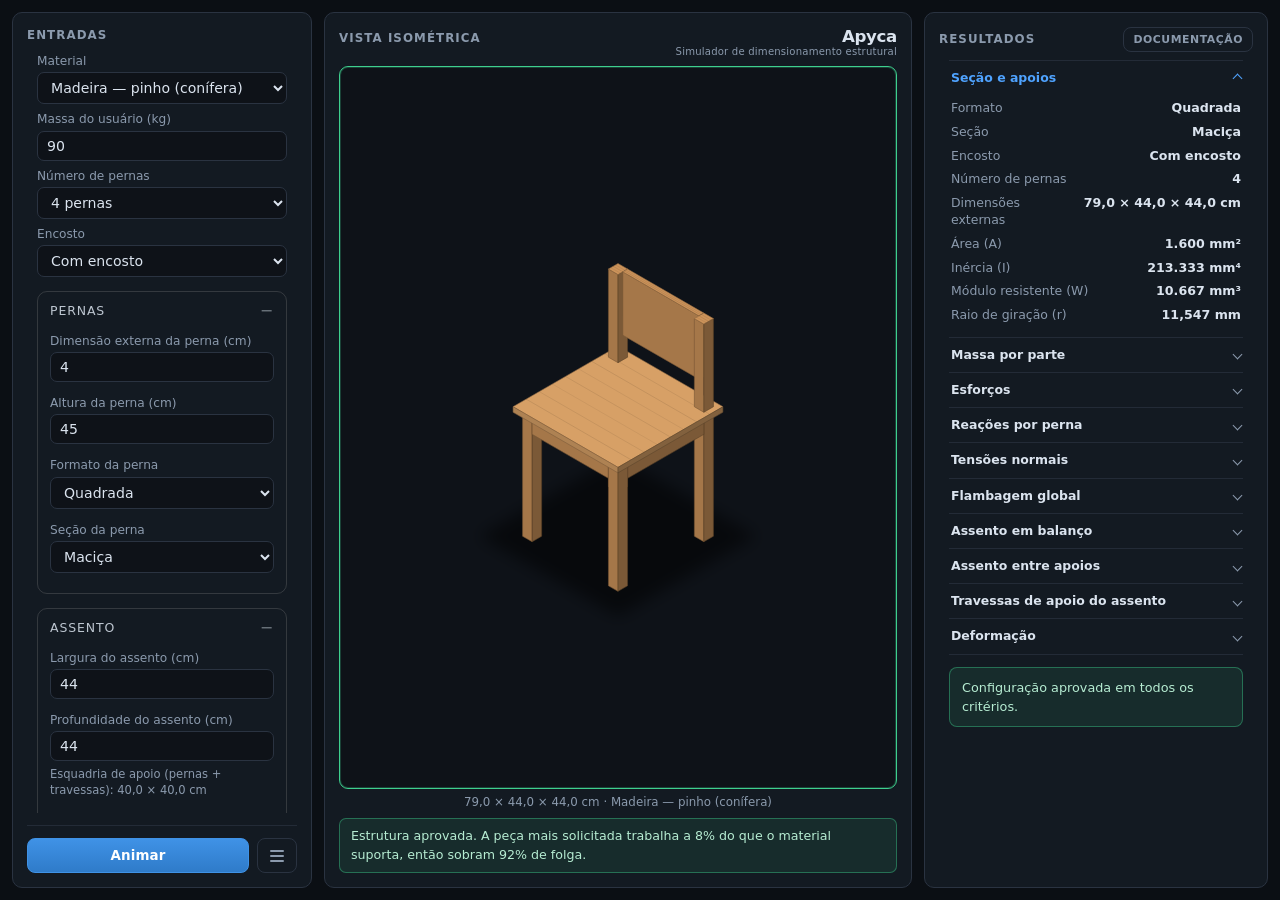
<file: index.html>
<!DOCTYPE html>
<html lang="pt-BR">
<head>
  <meta charset="UTF-8">
  <meta name="viewport" content="width=device-width, initial-scale=1.0">
  <title>Apyca — Simulador Estrutural</title>
  <link rel="stylesheet" href="css/style.css">
</head>


<body>

  <div id="erro-global"></div>

  <main class="layout">
    <section class="painel painel--entradas">
      <h2>Entradas</h2>

      <form id="form-cadeira" novalidate>
        <!-- Fora das gavetas: o que define o ENSAIO, nao a peca. -->
        <div class="campo">
          <label for="material">Material</label>
          <select id="material" name="material"></select>
        </div>

        <div class="campo">
          <label for="massa">Massa do usuário (kg)</label>
          <input id="massa" name="massa" type="number"
                 min="10" max="250" step="1" value="90">
        </div>

        <div class="campo">
          <label for="numPernas">Número de pernas</label>
          <select id="numPernas" name="numPernas">
            <option value="4" selected>4 pernas</option>
            <option value="1">1 perna (pedestal)</option>
          </select>
        </div>

        <div class="campo">
          <label for="encosto">Encosto</label>
          <select id="encosto" name="encosto">
            <option value="com" selected>Com encosto</option>
            <option value="sem">Sem encosto (banco)</option>
          </select>
        </div>

        <!-- As gavetas usam <details>: abrem e fecham sem JavaScript e
             funcionam no teclado. A do assento abre por padrao, porque e a
             que muda com mais frequencia. -->
        <details class="grupo-campos" id="grupo-perna" open>
          <summary>Pernas</summary>

          <div class="campo">
            <label for="espessura">Dimensão externa da perna (cm)</label>
            <input id="espessura" name="espessura" type="number"
                   min="0.5" max="15" step="0.5" value="4">
          </div>

          <div class="campo">
            <label for="altura">Altura da perna (cm)</label>
            <input id="altura" name="altura" type="number"
                   min="20" max="120" step="1" value="45">
          </div>

          <div class="campo">
            <label for="forma">Formato da perna</label>
            <select id="forma" name="forma">
              <option value="quadrada" selected>Quadrada</option>
              <option value="redonda">Redonda</option>
            </select>
          </div>

          <div class="campo">
            <label for="secao">Seção da perna</label>
            <select id="secao" name="secao">
              <option value="macica" selected>Maciça</option>
              <option value="tubular">Tubular (vazada)</option>
            </select>
          </div>

          <div class="campo" id="grupo-parede" hidden>
            <label for="parede">Parede do tubo (mm)</label>
            <input id="parede" name="parede" type="number"
                   min="0.5" max="75" step="0.5" value="3">
          </div>
        </details>

        <details class="grupo-campos" id="grupo-assento" open>
          <summary>Assento</summary>

          <div class="campo">
            <label for="assento-largura">Largura do assento (cm)</label>
            <input id="assento-largura" name="assento-largura" type="number"
                   min="5" max="120" step="1" value="44"
                   aria-describedby="dica-assento-esquadria">
          </div>

          <div class="campo">
            <label for="assento-profundidade">Profundidade do assento (cm)</label>
            <input id="assento-profundidade" name="assento-profundidade"
                   type="number" min="5" max="120" step="1" value="44"
                   aria-describedby="dica-assento-esquadria">
            <small class="campo__dica" id="dica-assento-esquadria">
              Esquadria de apoio (pernas + travessas): 40,0 × 40,0 cm
            </small>
          </div>

          <div class="campo">
            <label for="assento-espessura">Espessura do assento (cm)</label>
            <input id="assento-espessura" name="assento-espessura"
                   type="number" min="0.5" max="10" step="0.5" value="2">
          </div>

          <!-- Posicao do centro de carga no plano da placa, em percentual de
               meia dimensao (5% em 5% no controle deslizante) ou em distancia
               especifica em centimetros no campo numerico logo abaixo.
               Eixo X: - esquerda | 0 centro | + direita
               Eixo Y: - fundo (encosto) | 0 centro | + frente -->
          <div class="campo">
            <label for="excent-x">Centro de carga — eixo X</label>
            <div class="deslizante">
              <input id="excent-x" name="excent-x" type="range"
                     min="-100" max="100" step="5" value="0"
                     aria-describedby="dica-excent-x">
              <output id="saida-excent-x" for="excent-x">centro</output>
            </div>
            <div class="excent-cm">
              <label for="excent-x-cm" class="excent-cm__rotulo">Distância específica em X (cm)</label>
              <div class="excent-cm__linha">
                <input id="excent-x-cm" name="excent-x-cm" type="number"
                       min="-22" max="22" step="0.1" value="0"
                       aria-describedby="dica-excent-x">
                <span class="excent-cm__direcao" id="direcao-excent-x-cm">0 cm (centro)</span>
              </div>
            </div>
            <small class="campo__dica" id="dica-excent-x">
              − esquerda · 0 centro · + direita (limite: ±22,0 cm)
            </small>
          </div>

          <div class="campo">
            <label for="excent-y">Centro de carga — eixo Y</label>
            <div class="deslizante">
              <input id="excent-y" name="excent-y" type="range"
                     min="-100" max="100" step="5" value="0"
                     aria-describedby="dica-excent-y">
              <output id="saida-excent-y" for="excent-y">centro</output>
            </div>
            <div class="excent-cm">
              <label for="excent-y-cm" class="excent-cm__rotulo">Distância específica em Y (cm)</label>
              <div class="excent-cm__linha">
                <input id="excent-y-cm" name="excent-y-cm" type="number"
                       min="-22" max="22" step="0.1" value="0"
                       aria-describedby="dica-excent-y">
                <span class="excent-cm__direcao" id="direcao-excent-y-cm">0 cm (centro)</span>
              </div>
            </div>
            <small class="campo__dica" id="dica-excent-y">
              − fundo (encosto) · 0 centro · + frente (limite: ±22,0 cm)
            </small>
          </div>
        </details>

        <details class="grupo-campos" id="grupo-travessas">
          <summary>Travessas</summary>

          <div class="campo">
            <label for="travessa-modo-comprimento">Ajuste de comprimento das travessas</label>
            <select id="travessa-modo-comprimento" name="travessa-modo-comprimento">
              <option value="todas" selected>Todas com o mesmo comprimento</option>
              <option value="frontal-traseira">Alargar/ajustar frontal e traseira (eixo X)</option>
              <option value="laterais">Alargar/ajustar laterais de cada lado (eixo Y)</option>
              <option value="independente">Frontal/traseira e laterais separadamente</option>
            </select>
          </div>

          <div class="campo" id="grupo-travessa-comp-unico">
            <label for="travessa-comprimento">Comprimento das travessas (cm)</label>
            <input id="travessa-comprimento" name="travessa-comprimento"
                   type="number" min="2" max="100" step="0.5" value="32"
                   aria-describedby="dica-travessa-esquadria">
          </div>

          <div class="campo" id="grupo-travessa-comp-x" hidden>
            <label for="travessa-comprimento-x">Comprimento — frontal e traseira, eixo X (cm)</label>
            <input id="travessa-comprimento-x" name="travessa-comprimento-x"
                   type="number" min="2" max="100" step="0.5" value="32"
                   aria-describedby="dica-travessa-esquadria">
          </div>

          <div class="campo" id="grupo-travessa-comp-y" hidden>
            <label for="travessa-comprimento-y">Comprimento — laterais de cada lado, eixo Y (cm)</label>
            <input id="travessa-comprimento-y" name="travessa-comprimento-y"
                   type="number" min="2" max="100" step="0.5" value="32"
                   aria-describedby="dica-travessa-esquadria">
          </div>

          <div class="campo campo--dica">
            <small class="campo__dica" id="dica-travessa-esquadria">
              * Esquadria resultante (pernas + travessas): 40,0 × 40,0 cm
            </small>
          </div>

          <div class="campo">
            <label for="travessa-largura">Largura da travessa (cm)</label>
            <input id="travessa-largura" name="travessa-largura"
                   type="number" min="1" max="15" step="0.5" value="4">
          </div>

          <div class="campo">
            <label for="travessa-altura">Altura da travessa (cm)</label>
            <input id="travessa-altura" name="travessa-altura"
                   type="number" min="2" max="20" step="0.5" value="6">
          </div>

          <div class="campo">
            <label for="travessa-secao">Seção da travessa</label>
            <select id="travessa-secao" name="travessa-secao">
              <option value="macica" selected>Maciça</option>
              <option value="tubular">Tubular (vazada)</option>
            </select>
          </div>

          <div class="campo" id="grupo-parede-travessa" hidden>
            <label for="travessa-parede">Parede da travessa (mm)</label>
            <input id="travessa-parede" name="travessa-parede"
                   type="number" min="0.5" max="20" step="0.5" value="2">
          </div>
        </details>

      </form>

      <div class="acoes-entrada">
        <button type="submit" form="form-cadeira" class="botao botao--animar"
                id="botao-animar">Animar</button>
        <button type="button" class="menu-lateral__botao" id="menu-botao"
                aria-expanded="false" aria-controls="menu-painel"
                aria-label="Mais opções">
          <span class="menu-lateral__icone" aria-hidden="true">
            <i></i><i></i><i></i>
          </span>
        </button>
      </div>

      <div class="menu-lateral__painel" id="menu-painel" hidden>
        <button type="button" class="menu-lateral__item" id="item-graficos">
          <span>Ir para Gráficos</span>
          <span class="menu-lateral__dica">nova aba</span>
        </button>
      </div>
    </section>

    <section class="painel painel--vista">
      <div class="topo-vista">
        <h2>Vista isométrica</h2>
        <div class="identidade">
          <span class="identidade__nome">Apyca</span>
          <span class="identidade__subtitulo">Simulador de dimensionamento estrutural</span>
        </div>
      </div>

      <div id="palco" class="palco"></div>

      <p id="legenda" class="legenda"></p>

      <p id="situacao" class="situacao" hidden></p>
    </section>

    <section class="painel painel--resultados">
      <div class="painel__cabecalho">
        <h2>Resultados</h2>
        <button type="button" class="botao botao--secundario botao--mini"
                id="abrir-memorial">Documentação</button>
      </div>
      <div id="resultado" class="resultado"></div>
    </section>
  </main>

  <dialog id="memorial-dialog" class="memorial">
    <div class="memorial__barra">
      <strong>Memorial de cálculo</strong>
      <div class="memorial__acoes">
        <button type="button" class="botao botao--secundario"
                id="memorial-imprimir">Imprimir</button>
        <button type="button" class="botao botao--secundario"
                id="memorial-fechar">Fechar</button>
      </div>
    </div>
    <div class="memorial__conteudo" id="memorial-conteudo"></div>
  </dialog>

  <script>
    /* Banner de erro: mostra no alto da página a exceção que o console
       registraria, para o erro não passar despercebido na demonstração. */
    (function(){
      var alvo = document.getElementById('erro-global');
      if (!alvo) return;

      function show(msg){
        alvo.textContent = String(msg);
        alvo.style.display = 'block';
      }

      window.addEventListener('error', function(e){
        show('JS: ' + (e.message || '') +
             ' (' + (e.filename || '') +
             (e.lineno ? ':' + e.lineno : '') + ')');
      }, true);

      window.addEventListener('unhandledrejection', function(e){
        show('PROMISE: ' +
             (e.reason && e.reason.message ? e.reason.message : e.reason));
      });
    })();
  </script>

  <script type="module" src="js/app.js"></script>

  <!-- Copia do memorial usada apenas na impressao.
       Fica fora do dialogo de proposito: elemento na top layer e recortado
       pela area de rolagem, o que cortava o inicio do documento no papel. -->
  <div id="memorial-print" class="memorial__conteudo" aria-hidden="true"></div>

</body>
</html>
</file>
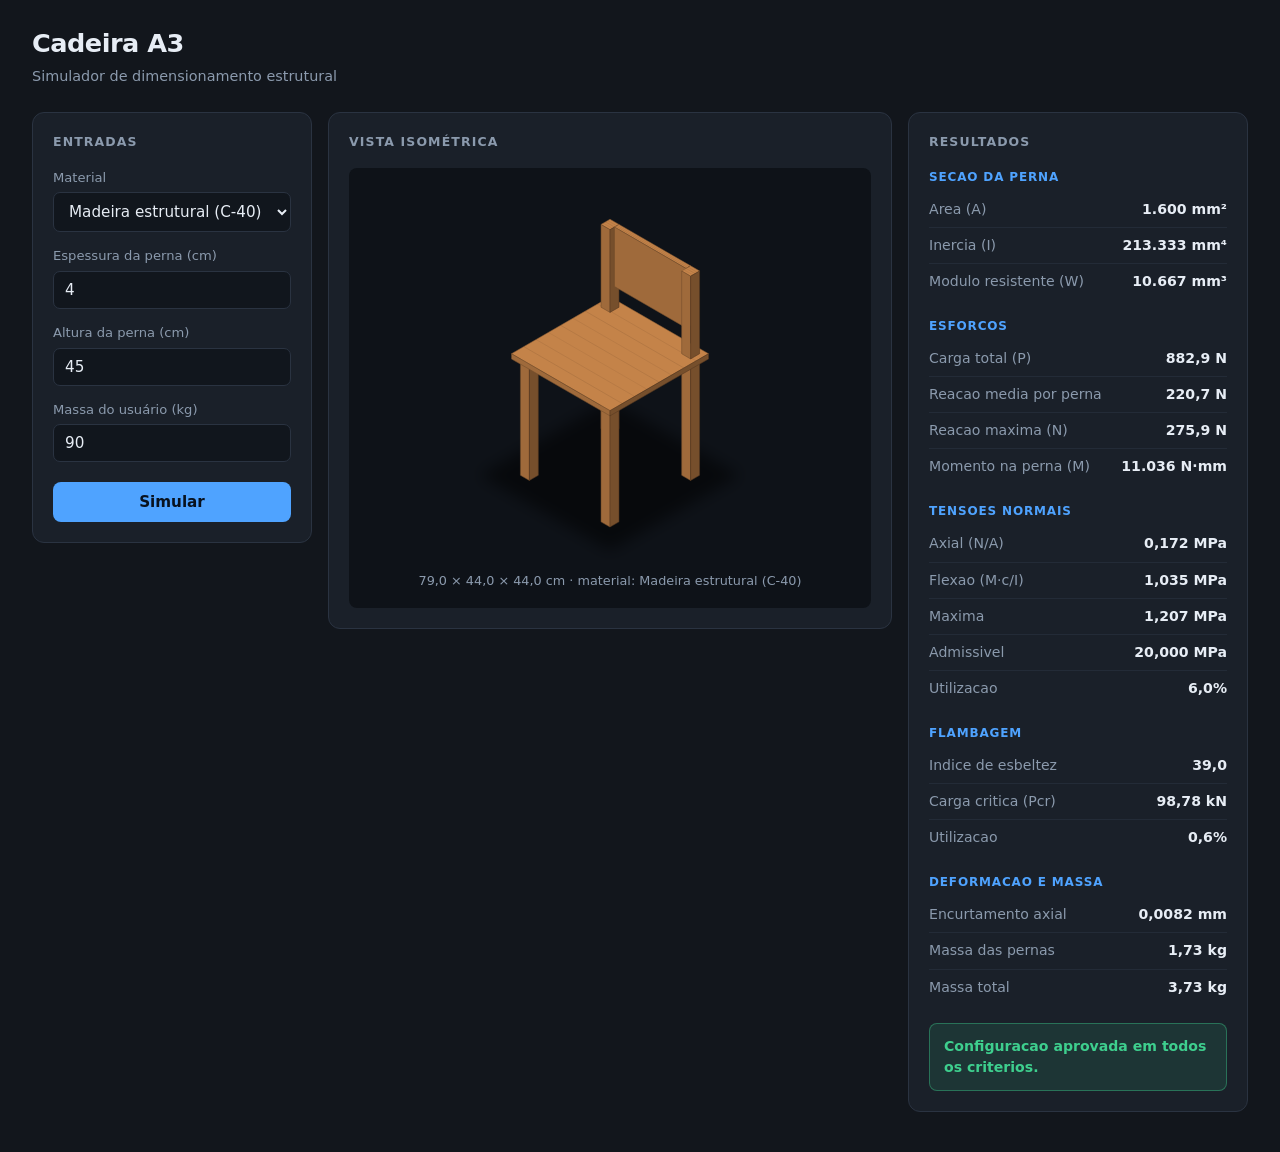
<file: cadeira.html>
<!DOCTYPE html>
<html lang="pt-BR">
<head>
<meta charset="UTF-8">
<meta name="viewport" content="width=device-width, initial-scale=1.0">
<title>Cadeira A3 — Simulador Estrutural</title>
<style>
  :root{
    --fundo:#12161c; --painel:#1a2029; --borda:#2a3341; --texto:#e7edf5;
    --fraco:#8b9aad; --acento:#4fa3ff; --ok:#3ecf8e; --erro:#f2555a;
  }
  *{box-sizing:border-box}
  body{margin:0;background:var(--fundo);color:var(--texto);
    font-family:system-ui,-apple-system,"Segoe UI",Roboto,sans-serif;line-height:1.5}
  .topo{padding:24px 32px 8px}
  .topo h1{margin:0;font-size:1.6rem;letter-spacing:-.02em}
  .sub{margin:4px 0 0;color:var(--fraco);font-size:.9rem}
  .layout{display:grid;grid-template-columns:280px 1fr 340px;gap:16px;
    padding:16px 32px 40px;align-items:start}
  @media(max-width:1100px){.layout{grid-template-columns:1fr}}
  .painel{background:var(--painel);border:1px solid var(--borda);border-radius:12px;padding:20px}
  .painel h2{margin:0 0 16px;font-size:.78rem;text-transform:uppercase;
    letter-spacing:.09em;color:var(--fraco);font-weight:600}
  .campo{margin-bottom:14px}
  .campo label{display:block;font-size:.82rem;color:var(--fraco);margin-bottom:5px}
  .campo input,.campo select{width:100%;padding:9px 11px;background:#11161d;
    border:1px solid var(--borda);border-radius:7px;color:var(--texto);
    font-size:.95rem;font-family:inherit}
  .campo input:focus,.campo select:focus{outline:none;border-color:var(--acento)}
  .botao{width:100%;padding:11px;margin-top:6px;background:var(--acento);
    color:#08121f;border:none;border-radius:8px;font-size:.95rem;
    font-weight:650;cursor:pointer;font-family:inherit}
  .palco{min-height:440px;display:flex;flex-direction:column;align-items:center;
    justify-content:center;background:#0e1218;border-radius:8px}
  .legenda{width:100%;margin:10px 0 0;text-align:center;font-size:.8rem;
    color:var(--fraco);font-variant-numeric:tabular-nums}
  .linha{display:flex;justify-content:space-between;gap:12px;padding:7px 0;
    border-bottom:1px solid rgba(42,51,65,.6);font-size:.88rem}
  .linha:last-child{border-bottom:none}
  .rotulo{color:var(--fraco)}
  .valor{font-variant-numeric:tabular-nums;font-weight:600}
  .grupo{margin-bottom:18px}
  .grupo h3{margin:0 0 6px;font-size:.75rem;text-transform:uppercase;
    letter-spacing:.07em;color:var(--acento);font-weight:600}
  .veredito{margin-top:16px;padding:12px 14px;border-radius:8px;font-size:.88rem;font-weight:600}
  .veredito--ok{background:rgba(62,207,142,.12);border:1px solid rgba(62,207,142,.4);color:var(--ok)}
  .veredito--erro{background:rgba(242,85,90,.12);border:1px solid rgba(242,85,90,.4);color:var(--erro)}
  .veredito ul{margin:8px 0 0;padding-left:18px;font-weight:400}
  #erro-global{display:none;margin:0 32px 16px;padding:14px 16px;border-radius:8px;
    background:rgba(242,85,90,.14);border:1px solid rgba(242,85,90,.5);
    color:#ffd7d8;font-family:ui-monospace,monospace;font-size:.82rem;white-space:pre-wrap}
</style>
</head>
<body>

<header class="topo">
  <h1>Cadeira A3</h1>
  <p class="sub">Simulador de dimensionamento estrutural</p>
</header>

<div id="erro-global"></div>

<main class="layout">
  <section class="painel">
    <h2>Entradas</h2>
    <form id="form">
      <div class="campo">
        <label for="material">Material</label>
        <select id="material"></select>
      </div>
      <div class="campo">
        <label for="espessura">Espessura da perna (cm)</label>
        <input id="espessura" type="number" min="0.5" max="15" step="0.5" value="4">
      </div>
      <div class="campo">
        <label for="altura">Altura da perna (cm)</label>
        <input id="altura" type="number" min="20" max="120" step="1" value="45">
      </div>
      <div class="campo">
        <label for="massa">Massa do usuário (kg)</label>
        <input id="massa" type="number" min="10" max="250" step="1" value="90">
      </div>
      <button type="submit" class="botao">Simular</button>
    </form>
  </section>

  <section class="painel">
    <h2>Vista isométrica</h2>
    <div id="palco" class="palco"></div>
  </section>

  <section class="painel">
    <h2>Resultados</h2>
    <div id="resultado"></div>
  </section>
</main>

<script>
/* Painel de erro visivel: substitui o console */
(function(){
  var box = document.getElementById('erro-global');
  function show(msg){
    box.style.display = 'block';
    box.textContent += msg + '\n';
  }
  window.addEventListener('error', function(e){
    show('ERRO: ' + (e.message || 'falha de carregamento') +
         (e.filename ? '\n  em ' + e.filename + ':' + e.lineno : ''));
  }, true);
  window.addEventListener('unhandledrejection', function(e){
    show('PROMISE: ' + (e.reason && e.reason.message ? e.reason.message : e.reason));
  });
})();

/* ============================ CONSTANTES ============================ */
var G = 9.81;

var HIPOTESES = { nPernas:4, L:400, e:50, K:1.0, mAssento:2.0 };

var CADEIRA = {
  L:400,
  folga:20,
  fracaoEspessuraAssento:0.5,
  fracaoEspessuraEncosto:0.5,
  alturaAbertura:90,
  alturaEncosto:320,
  espessuraMaxima:150
};

/* ============================= MATERIAIS ============================ */
var CORES = { cinzaEscuro:'#4a4f55', vinhoEscuro:'#5c1f2b' };

var MATERIAIS = {
  madeira: {
    id:'madeira', nome:'Madeira estrutural (C-40)',
    E:9500, sigmaLimite:40, rho:600, CS:2.0, cor:'#a9713f',
    render:{ pernas:'#a9713f', assento:'#a9713f',
             encosto:{tipo:'painel', cor:'#a9713f'}, veios:true }
  },
  aco: {
    id:'aco', nome:'Aco ASTM A36',
    E:200000, sigmaLimite:250, rho:7850, CS:1.5, cor:'#8a9099',
    render:{ pernas:'#8a9099', assento:CORES.cinzaEscuro,
             encosto:{tipo:'ripas', cor:'#8a9099', n:3, fracao:0.2}, veios:false }
  },
  aluminio: {
    id:'aluminio', nome:'Aluminio 6061-T6',
    E:69000, sigmaLimite:240, rho:2700, CS:1.5, cor:'#c3c9cf',
    render:{ pernas:'#c3c9cf', assento:CORES.cinzaEscuro,
             encosto:{tipo:'painel', cor:CORES.vinhoEscuro}, veios:false }
  }
};

/* ============================= GEOMETRIA ============================ */
function areaSecao(t){ return t*t; }
function inerciaSecao(t){ return Math.pow(t,4)/12; }
function distFibra(t){ return t/2; }
function modResistente(t){ return inerciaSecao(t)/distFibra(t); }
function raioGiracao(t){ return t/Math.sqrt(12); }
function esbeltez(H,t,K){ return (K*H)/raioGiracao(t); }
function cargaCriticaEuler(E,t,H,K){
  return (Math.PI*Math.PI*E*inerciaSecao(t))/Math.pow(K*H,2);
}

/* ============================== SOLVER ============================== */
function calcular(inp){
  var erros = [];
  if(!(inp.espessuraMm>0)) erros.push('A espessura deve ser maior que zero.');
  if(!(inp.alturaMm>0)) erros.push('A altura deve ser maior que zero.');
  if(!(inp.massaKg>0)) erros.push('A massa deve ser maior que zero.');
  var material = MATERIAIS[inp.materialId];
  if(!material) erros.push('Material desconhecido.');
  if(erros.length) return { ok:false, erros:erros };

  var t = inp.espessuraMm, H = inp.alturaMm, m = inp.massaKg;
  var n = HIPOTESES.nPernas, L = HIPOTESES.L, e = HIPOTESES.e, K = HIPOTESES.K;

  var A = areaSecao(t);
  var I = inerciaSecao(t);
  var c = distFibra(t);
  var W = modResistente(t);

  var P = m*G;
  var Nmedio = P/n;
  var dN = (P*e)/(2*L);
  var Nmax = Nmedio + dN;
  var Nmin = Math.max(0, Nmedio - dN);
  var levantou = dN > Nmedio;
  var Mperna = (P*e)/n;

  var sigmaAxial = Nmax/A;
  var sigmaFlexao = Mperna/W;
  var sigmaMax = sigmaAxial + sigmaFlexao;
  var sigmaAdm = material.sigmaLimite/material.CS;
  var utilizacao = sigmaMax/sigmaAdm;

  var lambda = esbeltez(H,t,K);
  var Pcr = cargaCriticaEuler(material.E,t,H,K);
  var NcrAdm = Pcr/material.CS;
  var utFlamb = Nmax/NcrAdm;

  var delta = (Nmax*H)/(A*material.E);

  var volPernas = (n*A*H)/1e9;
  var massaPernas = volPernas*material.rho;
  var massaTotal = massaPernas + HIPOTESES.mAssento;

  var motivos = [];
  if(utilizacao>1) motivos.push('Tensao ' + fmt(sigmaMax) + ' MPa acima da admissivel ' + fmt(sigmaAdm) + ' MPa.');
  if(utFlamb>1) motivos.push('Flambagem: ' + fmt(Nmax) + ' N acima de ' + fmt(NcrAdm) + ' N.');
  if(levantou) motivos.push('A excentricidade levanta as pernas do lado oposto.');

  return {
    ok:true,
    entrada:{ material:material, t:t, H:H, m:m },
    secao:{ A:A, I:I, W:W, c:c, lambda:lambda },
    forcas:{ P:P, Nmedio:Nmedio, dN:dN, Nmax:Nmax, Nmin:Nmin, Mperna:Mperna },
    tensoes:{ sigmaAxial:sigmaAxial, sigmaFlexao:sigmaFlexao, sigmaMax:sigmaMax,
              sigmaAdm:sigmaAdm, utilizacao:utilizacao },
    flambagem:{ lambda:lambda, Pcr:Pcr, NcrAdm:NcrAdm, utilizacao:utFlamb },
    deformacao:{ delta:delta },
    massa:{ pernas:massaPernas, total:massaTotal },
    veredito:{ aprovado: motivos.length===0, motivos:motivos }
  };
}

function fmt(v){
  return v.toLocaleString('pt-BR',{maximumFractionDigits:2});
}

/* =========================== MODELO 3D ============================== */
function barra(x,y,z,dx,dy,dz,camada,cor){
  return { x:x, y:y, z:z, dx:dx, dy:dy, dz:dz, camada:camada, cor:cor };
}

function encostoRipas(x0, larg, zBase, alt, tEnc, cor, n, fracao){
  var unidade = alt/(2*n-1);
  var tRipa = fracao*tEnc;
  var out = [];
  for(var i=0;i<n;i++){
    out.push(barra(x0,0,zBase+i*2*unidade,larg,tRipa,unidade,3,cor));
  }
  return out;
}

function construirBarras(espessura, altura, material){
  var L = CADEIRA.L;
  var folga = CADEIRA.folga;
  var render = (material && material.render) || MATERIAIS.madeira.render;

  var t = Math.min(espessura, CADEIRA.espessuraMaxima);
  var H = altura;

  var tAssento = CADEIRA.fracaoEspessuraAssento*t;
  var tEnc = CADEIRA.fracaoEspessuraEncosto*t;

  var zTopoAssento = H + tAssento;
  var zTopoEncosto = zTopoAssento + CADEIRA.alturaEncosto;
  var zBaseEncosto = zTopoAssento + CADEIRA.alturaAbertura;

  var b = [];

  /* camada 0: pernas abaixo do assento */
  b.push(barra(0,        L-t, 0, t, t, H, 0, render.pernas));
  b.push(barra(L-t,      L-t, 0, t, t, H, 0, render.pernas));
  b.push(barra(0,        0,   0, t, t, H, 0, render.pernas));
  b.push(barra(L-t,      0,   0, t, t, H, 0, render.pernas));

  /* camada 2: assento */
  b.push(barra(-folga, -folga, H, L+2*folga, L+2*folga, tAssento, 2, render.assento));

  /* camada 3: postes e encosto */
  var hPoste = zTopoEncosto - zTopoAssento;
  b.push(barra(0,   0, zTopoAssento, t, t, hPoste, 3, render.pernas));
  b.push(barra(L-t, 0, zTopoAssento, t, t, hPoste, 3, render.pernas));

  var largPainel = L - 2*t;
  var altPainel = zTopoEncosto - zBaseEncosto;
  var spec = render.encosto || { tipo:'painel', cor:render.pernas };
  var corEnc = spec.cor || render.pernas;

  if(altPainel>0 && largPainel>0){
    if(spec.tipo === 'ripas'){
      var ripas = encostoRipas(t, largPainel, zBaseEncosto, altPainel,
                               tEnc, corEnc, spec.n||3, spec.fracao||0.2);
      for(var k=0;k<ripas.length;k++) b.push(ripas[k]);
    } else {
      b.push(barra(t, 0, zBaseEncosto, largPainel, tEnc, altPainel, 3, corEnc));
    }
  }

  return b;
}

/* ========================== PROJECAO ISO ============================ */
var COS30 = Math.cos(Math.PI/6);
var SOMBRA = { top:1.16, front:0.94, side:0.70 };

function project(p, escala, origem){
  return [
    origem[0] + (p[0]-p[1])*COS30*escala,
    origem[1] + ((p[0]+p[1])*0.5 - p[2])*escala
  ];
}

function facesDaCaixa(p){
  var X = p.x+p.dx, Y = p.y+p.dy, Z = p.z+p.dz;
  return [
    { kind:'top',   quad:[[p.x,p.y,Z],[X,p.y,Z],[X,Y,Z],[p.x,Y,Z]] },
    { kind:'front', quad:[[p.x,Y,p.z],[X,Y,p.z],[X,Y,Z],[p.x,Y,Z]] },
    { kind:'side',  quad:[[X,p.y,p.z],[X,Y,p.z],[X,Y,Z],[X,p.y,Z]] }
  ];
}

function computeView(barras, largura, altura, margem){
  var min = [Infinity,Infinity,Infinity];
  var max = [-Infinity,-Infinity,-Infinity];
  for(var i=0;i<barras.length;i++){
    var b = barras[i];
    min[0]=Math.min(min[0],b.x); max[0]=Math.max(max[0],b.x+b.dx);
    min[1]=Math.min(min[1],b.y); max[1]=Math.max(max[1],b.y+b.dy);
    min[2]=Math.min(min[2],b.z); max[2]=Math.max(max[2],b.z+b.dz);
  }
  var cantos = [];
  var xs0=[min[0],max[0]], ys0=[min[1],max[1]], zs0=[min[2],max[2]];
  for(var a=0;a<2;a++) for(var c2=0;c2<2;c2++) for(var d=0;d<2;d++){
    cantos.push(project([xs0[a],ys0[c2],zs0[d]],1,[0,0]));
  }
  var px = cantos.map(function(c){return c[0];});
  var py = cantos.map(function(c){return c[1];});
  var lw = Math.max.apply(null,px)-Math.min.apply(null,px);
  var lh = Math.max.apply(null,py)-Math.min.apply(null,py);

  var utilL = largura-2*margem, utilA = altura-2*margem;
  var escala = Math.min(utilL/lw, utilA/lh);
  var origem = [
    margem + (utilL-lw*escala)/2 - Math.min.apply(null,px)*escala,
    margem + (utilA-lh*escala)/2 - Math.min.apply(null,py)*escala
  ];
  return { escala:escala, origem:origem, bounds:{min:min,max:max} };
}

function sombrear(hex,k){
  var s = hex.replace('#','');
  if(s.length===3) s = s[0]+s[0]+s[1]+s[1]+s[2]+s[2];
  var n = parseInt(s,16);
  var r = (n>>16)&255, g = (n>>8)&255, bl = n&255;
  return 'rgb(' + [r,g,bl].map(function(v){
    return Math.max(0,Math.min(255,Math.round(v*k)));
  }).join(',') + ')';
}

function buildFaces(barras, escala, origem, corBase){
  var faces = [];
  for(var i=0;i<barras.length;i++){
    var p = barras[i];
    var prof = (p.x+p.dx)+(p.y+p.dy)+(p.z+p.dz);
    var cor = p.cor || corBase;
    var fs = facesDaCaixa(p);
    for(var j=0;j<fs.length;j++){
      var f = fs[j], k = SOMBRA[f.kind];
      faces.push({
        kind:f.kind,
        tela:f.quad.map(function(pt){ return project(pt,escala,origem); }),
        camada:p.camada||0,
        prof:prof,
        barras:p,
        fill:sombrear(cor,k),
        contorno:sombrear(cor,k*0.72)
      });
    }
  }
  faces.sort(function(a,b){
    return (a.camada-b.camada) || (a.prof-b.prof);
  });
  return faces;
}

/* ============================= RENDER =============================== */
var LARGURA_SVG = 860, ALTURA_SVG = 620;

function poly(pts){
  return pts.map(function(p){ return p[0].toFixed(1)+','+p[1].toFixed(1); }).join(' ');
}

function veios(b, escala, origem){
  var menor = Math.min(b.dx,b.dy);
  var n = Math.min(7, Math.max(2, Math.round(menor/14)));
  var z = b.z + b.dz;
  var out = '';
  for(var i=1;i<=n;i++){
    var k = i/(n+1);
    var y = b.y + b.dy*k;
    var a = project([b.x,y,z],escala,origem);
    var c = project([b.x+b.dx,y,z],escala,origem);
    var op = 0.08 + 0.05*((i*37)%5)/4;
    out += '<line x1="'+a[0].toFixed(1)+'" y1="'+a[1].toFixed(1)+'" '+
           'x2="'+c[0].toFixed(1)+'" y2="'+c[1].toFixed(1)+'" '+
           'stroke="#000" stroke-opacity="'+op.toFixed(3)+'" '+
           'stroke-width="1.1" stroke-linecap="round"/>';
  }
  return out;
}

function renderCadeira(container, barras, material){
  var view = computeView(barras, LARGURA_SVG, ALTURA_SVG, 48);
  var faces = buildFaces(barras, view.escala, view.origem, material.cor);
  var mostrarVeios = material.render && material.render.veios === true;
  var conteudo = [];

  var bd = view.bounds;
  var m = 0.16*(bd.max[0]-bd.min[0]);
  var sombra = [
    [bd.min[0]-m, bd.min[1]-m, 0],
    [bd.max[0]+m, bd.min[1]-m, 0],
    [bd.max[0]+m, bd.max[1]+m, 0],
    [bd.min[0]-m, bd.max[1]+m, 0]
  ].map(function(c){ return project(c, view.escala, view.origem); });

  conteudo.push('<polygon points="'+poly(sombra)+'" fill="#000" fill-opacity="0.5" filter="url(#borrao)"/>');

  for(var i=0;i<faces.length;i++){
    var f = faces[i];
    conteudo.push('<polygon points="'+poly(f.tela)+'" fill="'+f.fill+'" '+
      'stroke="'+f.contorno+'" stroke-width="0.9" stroke-linejoin="round"/>');
    if(mostrarVeios && f.kind === 'top'){
      conteudo.push(veios(f.barras, view.escala, view.origem));
    }
  }

  container.innerHTML =
    '<svg viewBox="0 0 '+LARGURA_SVG+' '+ALTURA_SVG+'" width="100%" role="img" '+
    'aria-label="Vista isometrica da cadeira">'+
      '<defs><filter id="borrao" x="-40%" y="-40%" width="180%" height="180%">'+
      '<feGaussianBlur stdDeviation="12"/></filter></defs>'+
      conteudo.join('')+
    '</svg>';

  return {
    largura: bd.max[0]-bd.min[0],
    profundidade: bd.max[1]-bd.min[1],
    altura: bd.max[2]-bd.min[2]
  };
}

/* =============================== APP ================================ */
(function(){
  var form = document.getElementById('form');
  var sel = document.getElementById('material');
  var inEsp = document.getElementById('espessura');
  var inAlt = document.getElementById('altura');
  var inMas = document.getElementById('massa');
  var painel = document.getElementById('resultado');
  var palco = document.getElementById('palco');

  Object.keys(MATERIAIS).forEach(function(id){
    var o = document.createElement('option');
    o.value = id;
    o.textContent = MATERIAIS[id].nome;
    sel.appendChild(o);
  });

  function num(v,casas){
    return v.toLocaleString('pt-BR',{
      minimumFractionDigits:casas, maximumFractionDigits:casas
    });
  }
  function linha(rot,val){
    return '<div class="linha"><span class="rotulo">'+rot+'</span>'+
           '<span class="valor">'+val+'</span></div>';
  }
  function grupo(tit,linhas){
    return '<div class="grupo"><h3>'+tit+'</h3>'+linhas.join('')+'</div>';
  }

  function renderResultado(r){
    if(!r.ok){
      painel.innerHTML = '<div class="veredito veredito--erro">'+r.erros.join(' ')+'</div>';
      return;
    }
    var h = '';
    h += grupo('Secao da perna',[
      linha('Area (A)', num(r.secao.A,0)+' mm²'),
      linha('Inercia (I)', num(r.secao.I,0)+' mm⁴'),
      linha('Modulo resistente (W)', num(r.secao.W,0)+' mm³')
    ]);
    h += grupo('Esforcos',[
      linha('Carga total (P)', num(r.forcas.P,1)+' N'),
      linha('Reacao media por perna', num(r.forcas.Nmedio,1)+' N'),
      linha('Reacao maxima (N)', num(r.forcas.Nmax,1)+' N'),
      linha('Momento na perna (M)', num(r.forcas.Mperna,0)+' N·mm')
    ]);
    h += grupo('Tensoes normais',[
      linha('Axial (N/A)', num(r.tensoes.sigmaAxial,3)+' MPa'),
      linha('Flexao (M·c/I)', num(r.tensoes.sigmaFlexao,3)+' MPa'),
      linha('Maxima', num(r.tensoes.sigmaMax,3)+' MPa'),
      linha('Admissivel', num(r.tensoes.sigmaAdm,3)+' MPa'),
      linha('Utilizacao', num(r.tensoes.utilizacao*100,1)+'%')
    ]);
    h += grupo('Flambagem',[
      linha('Indice de esbeltez', num(r.flambagem.lambda,1)),
      linha('Carga critica (Pcr)', num(r.flambagem.Pcr/1000,2)+' kN'),
      linha('Utilizacao', num(r.flambagem.utilizacao*100,1)+'%')
    ]);
    h += grupo('Deformacao e massa',[
      linha('Encurtamento axial', num(r.deformacao.delta,4)+' mm'),
      linha('Massa das pernas', num(r.massa.pernas,2)+' kg'),
      linha('Massa total', num(r.massa.total,2)+' kg')
    ]);
    if(r.veredito.aprovado){
      h += '<div class="veredito veredito--ok">Configuracao aprovada em todos os criterios.</div>';
    } else {
      h += '<div class="veredito veredito--erro">Configuracao reprovada.<ul>'+
           r.veredito.motivos.map(function(mt){ return '<li>'+mt+'</li>'; }).join('')+
           '</ul></div>';
    }
    painel.innerHTML = h;
  }

  function simular(){
    var tMm = parseFloat(inEsp.value)*10;
    var hMm = parseFloat(inAlt.value)*10;
    var mMassa = parseFloat(inMas.value);

    var r = calcular({
      materialId: sel.value, espessuraMm: tMm,
      alturaMm: hMm, massaKg: mMassa
    });
    renderResultado(r);

    if(!r.ok) return r;

    var material = r.entrada.material;
    var barras = construirBarras(r.entrada.t, r.entrada.H, material);
    var dims = renderCadeira(palco, barras, material);

    var p = document.createElement('p');
    p.className = 'legenda';
    p.textContent = num(dims.altura/10,1)+' × '+num(dims.largura/10,1)+' × '+
                    num(dims.profundidade/10,1)+' cm · material: '+material.nome;
    palco.appendChild(p);

    return r;
  }

  form.addEventListener('submit', function(ev){
    ev.preventDefault();
    simular();
  });
  form.addEventListener('input', simular);

  simular();
})();
</script>
</body>
</html>
</file>
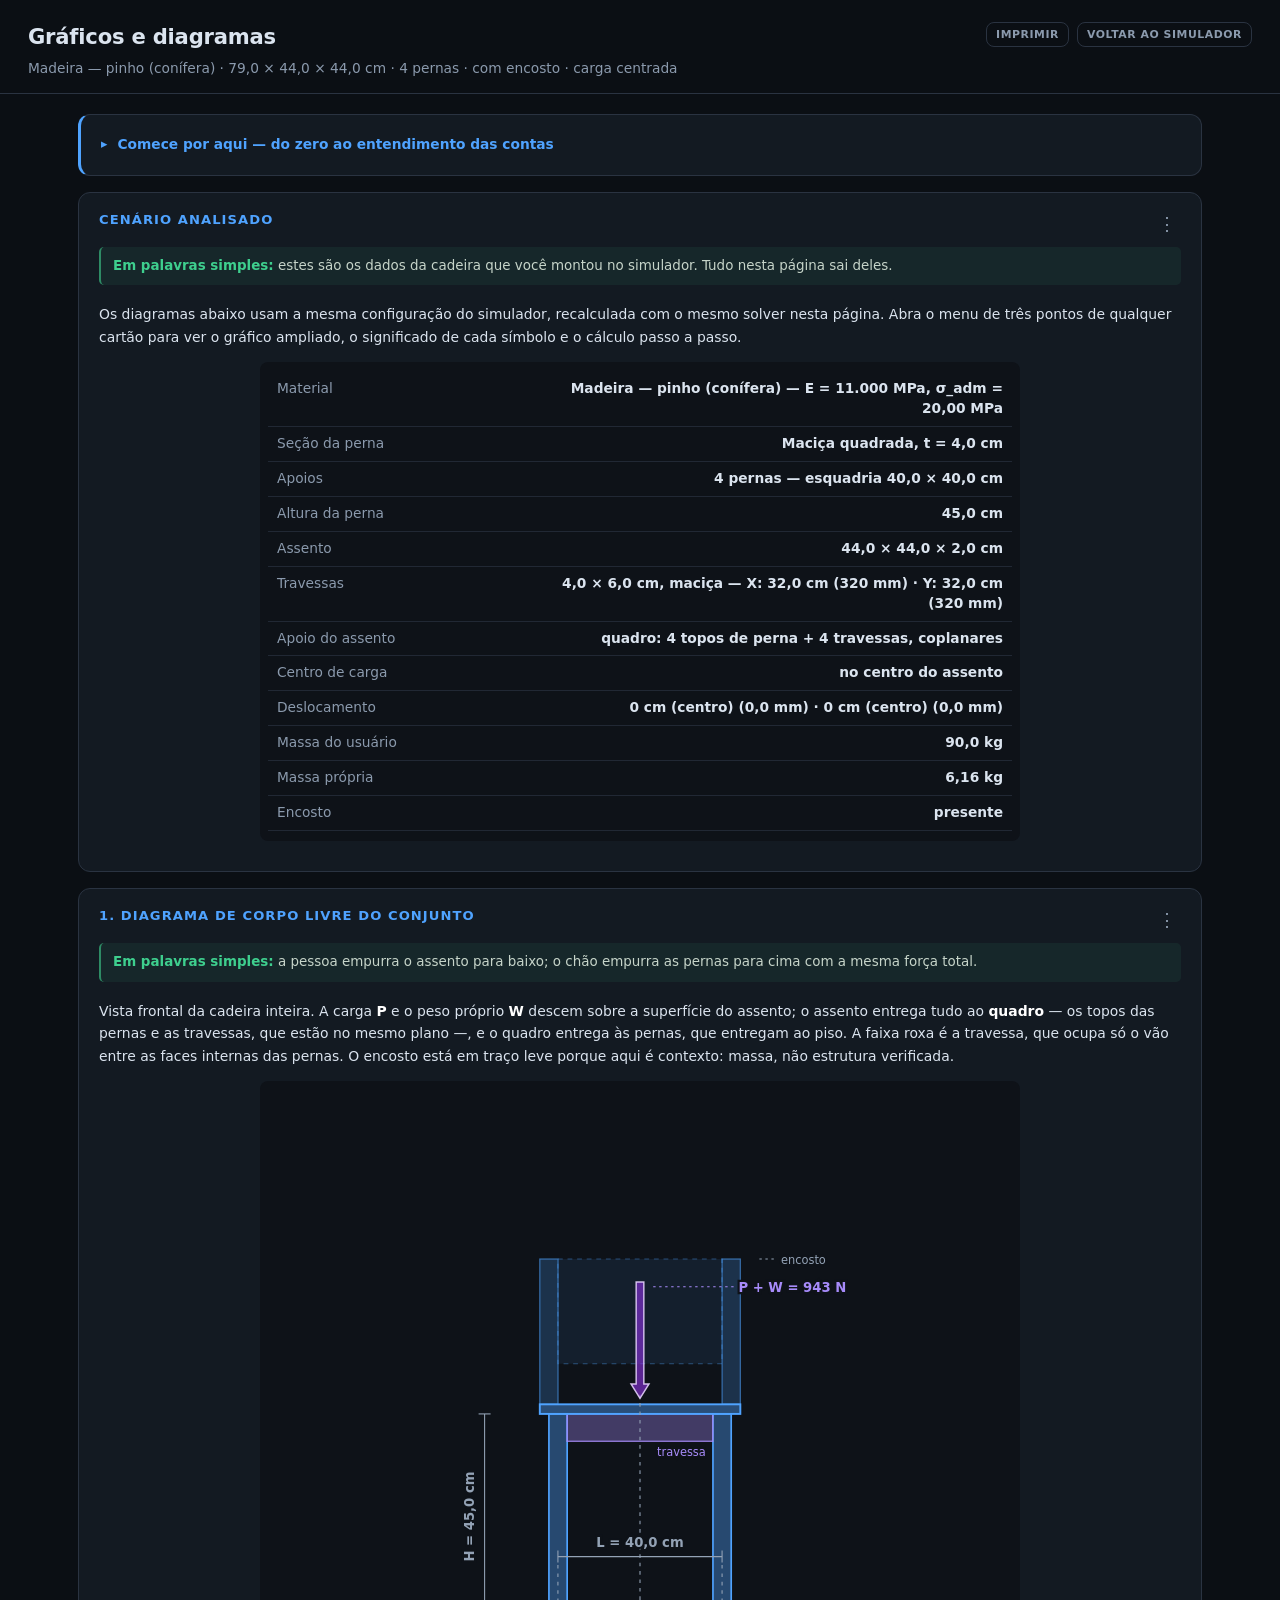
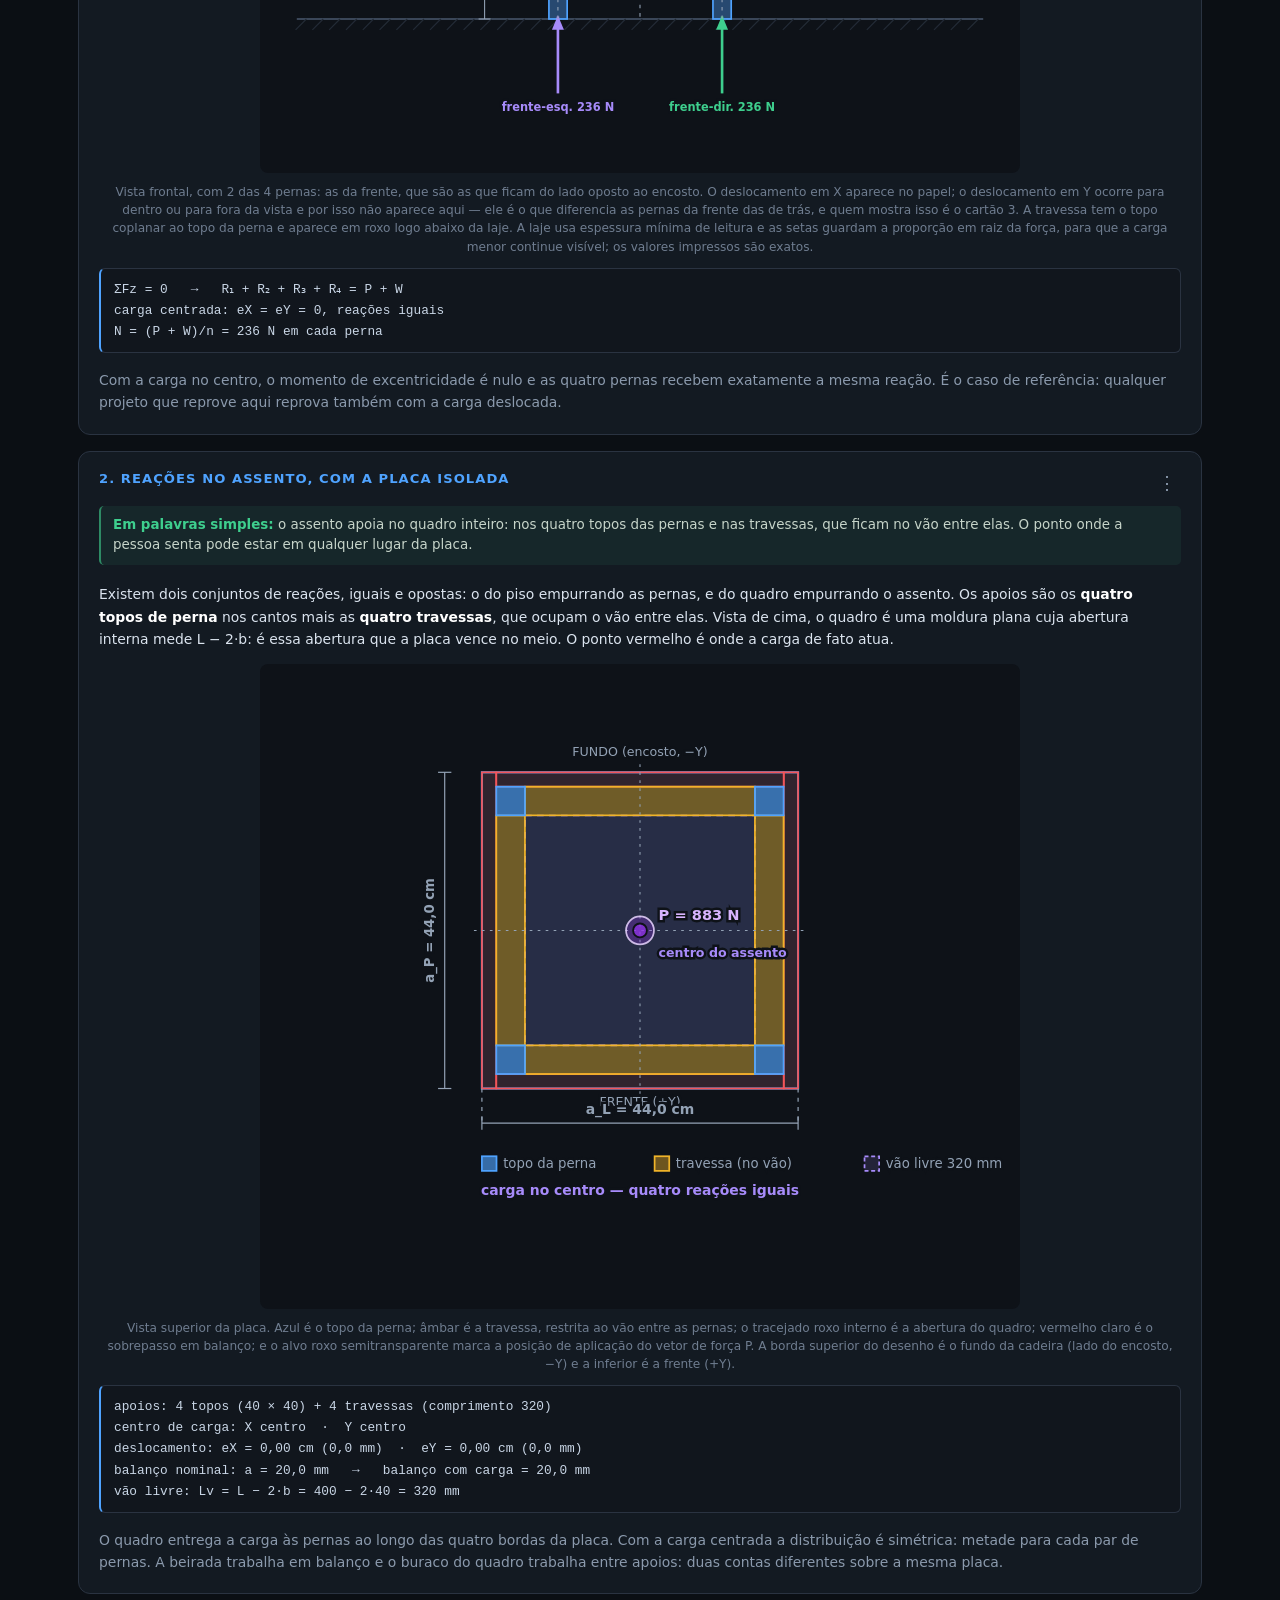
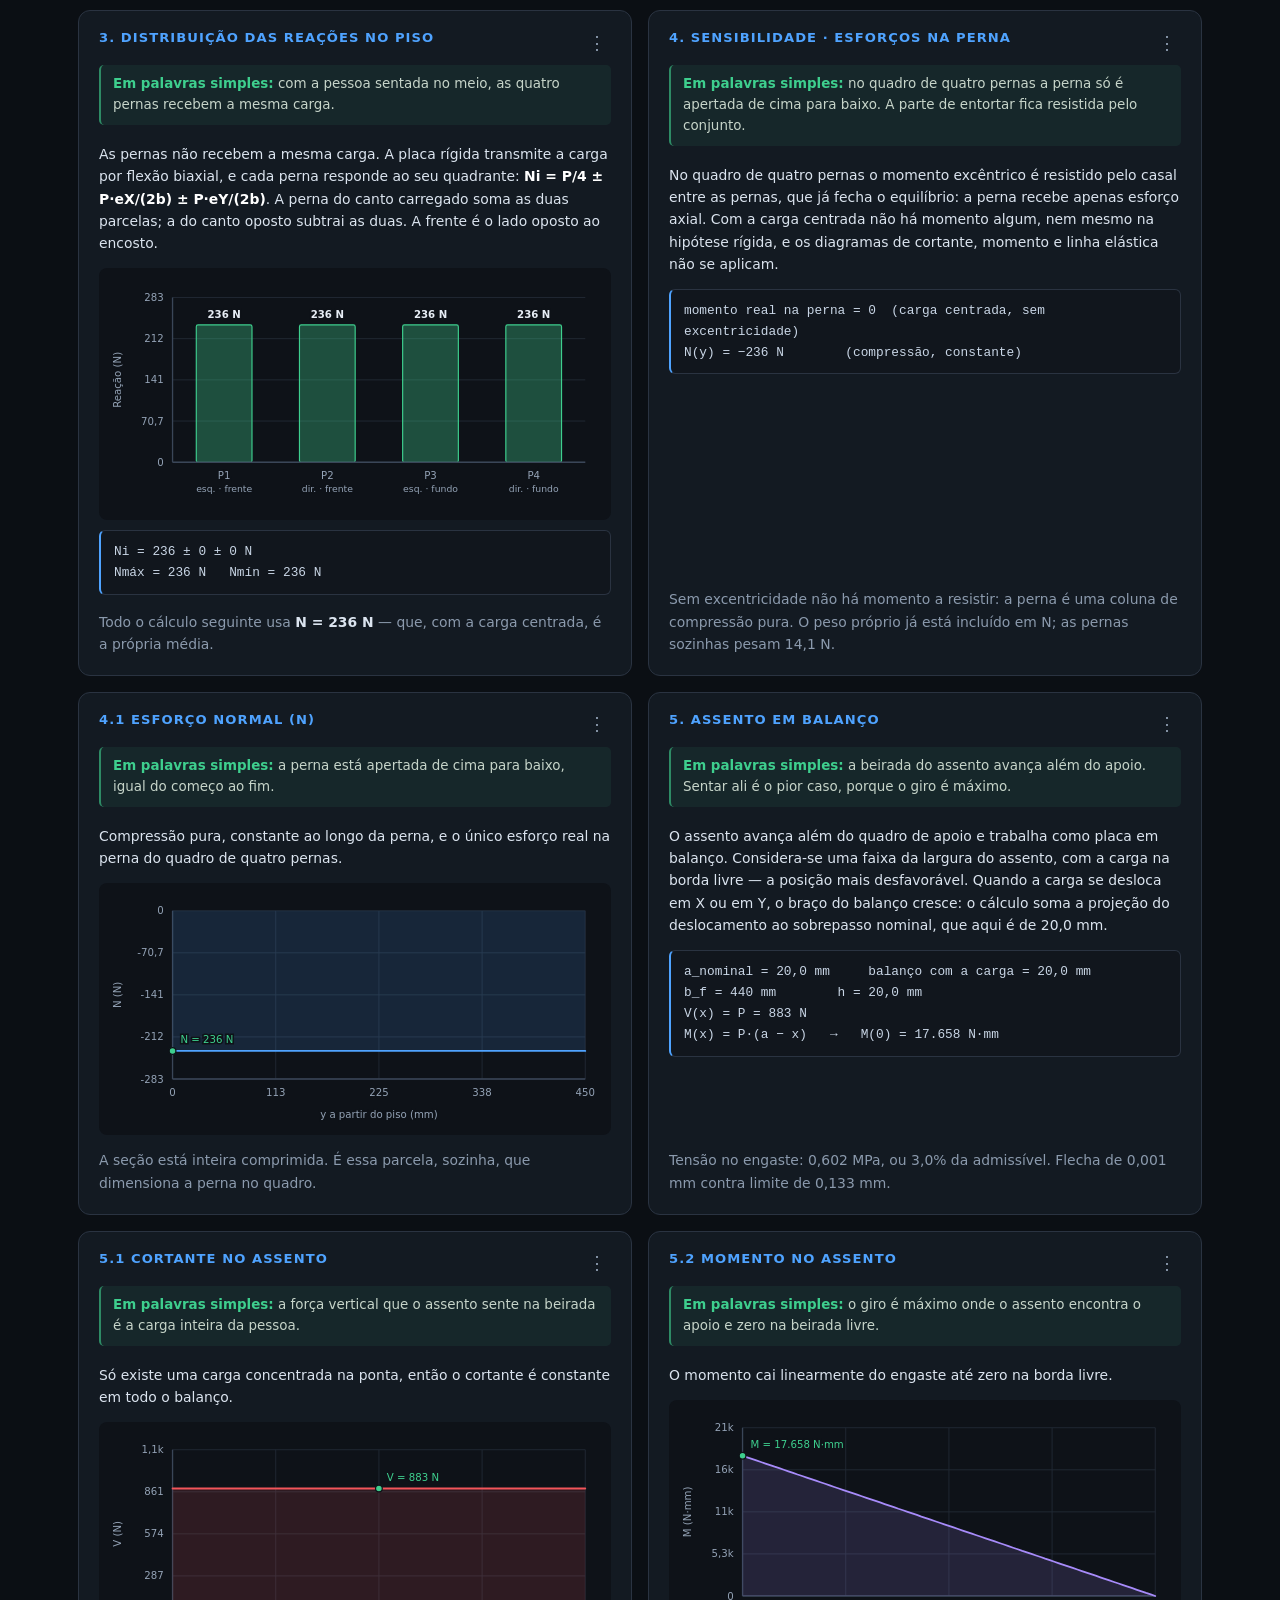
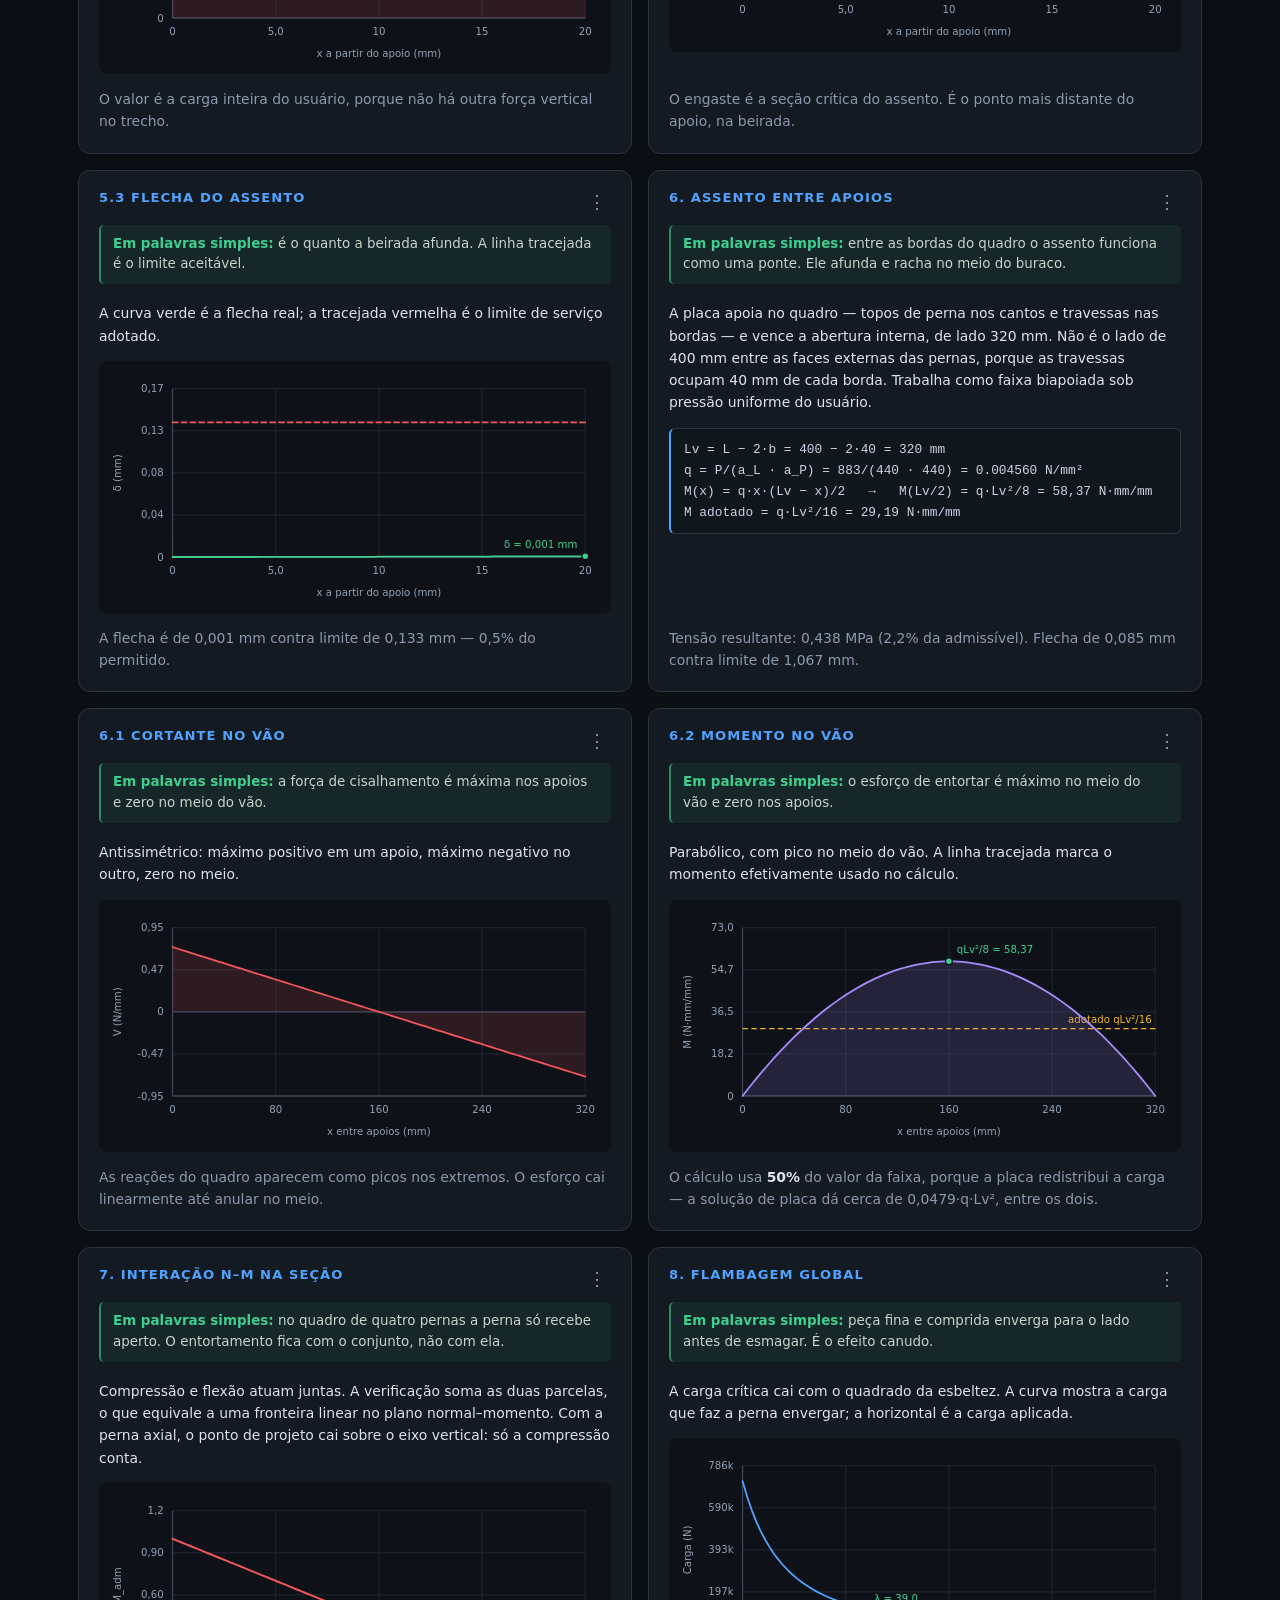
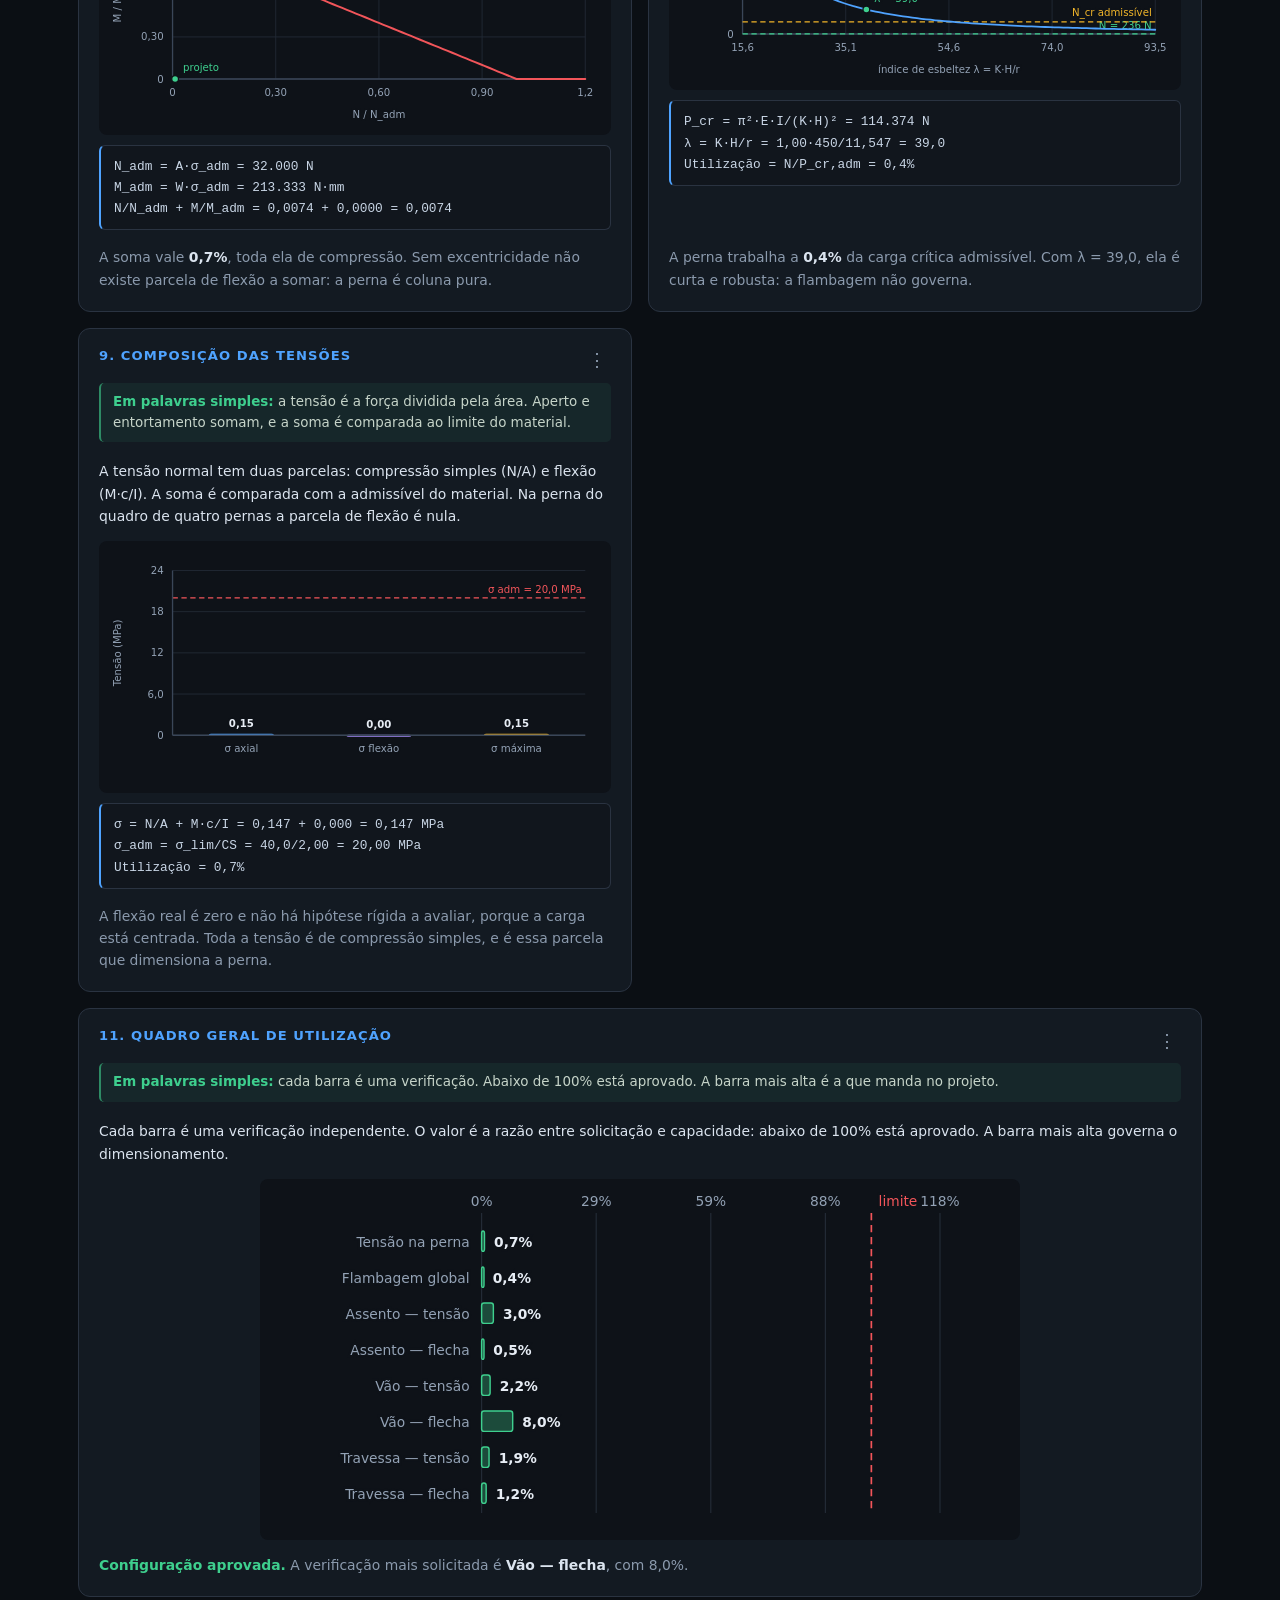
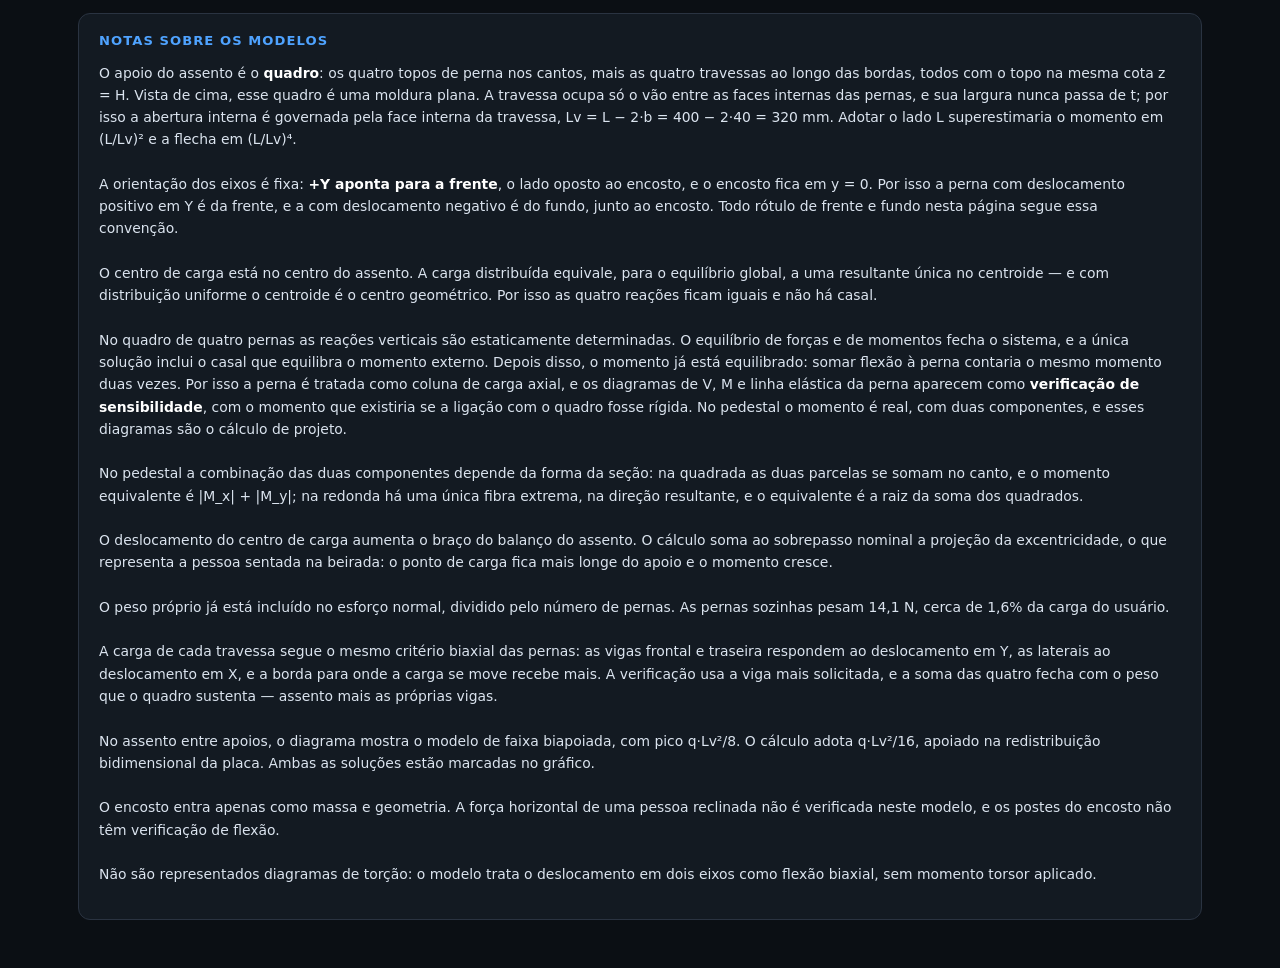
<file: graficos.html>
<!DOCTYPE html>
<html lang="pt-BR">
<head>
  <meta charset="UTF-8">
  <meta name="viewport" content="width=device-width, initial-scale=1.0">
  <title>Apyca — Gráficos e diagramas</title>
  <link rel="stylesheet" href="css/style.css">
  <link rel="stylesheet" href="css/graficos.css">
</head>
<body class="pagina-graficos">

  <header class="graf-topo">
    <div>
      <h1>Gráficos e diagramas</h1>
      <p id="graf-sub" class="graf-sub"></p>
    </div>
    <div class="graf-acoes">
      <button type="button" class="botao botao--secundario botao--mini"
              id="graf-imprimir">Imprimir</button>
      <button type="button" class="botao botao--secundario botao--mini"
              id="graf-voltar">Voltar ao simulador</button>
    </div>
  </header>

  <main id="graf-conteudo" class="graf-conteudo"></main>

  <dialog id="graf-modal" class="graf-modal"
          aria-labelledby="graf-modal-titulo">
    <div class="graf-modal__barra">
      <strong id="graf-modal-titulo">Tema</strong>
      <button type="button" class="botao botao--secundario botao--mini"
              id="graf-modal-fechar">Fechar</button>
    </div>
    <div class="graf-modal__corpo" id="graf-modal-corpo"></div>
  </dialog>

  <div id="erro-global"></div>

  <script>
    /* Banner de erro: mostra no alto da página a exceção que o console
       registraria, para o erro não passar despercebido. */
    (function(){
      var box = document.getElementById('erro-global');
      if (!box) return;

      function show(m){
        box.style.display = 'block';
        box.textContent += m + '\n';
      }

      window.addEventListener('error', function(e){
        show('ERRO: ' + (e.message || 'falha de carregamento') +
          (e.filename ? '\n em ' + e.filename + ':' + e.lineno : ''));
      }, true);

      window.addEventListener('unhandledrejection', function(e){
        show('PROMISE: ' +
          (e.reason && e.reason.message ? e.reason.message : e.reason));
      });
    })();
  </script>

  <script type="module" src="js/graficos.js"></script>

</body>
</html>
</file>
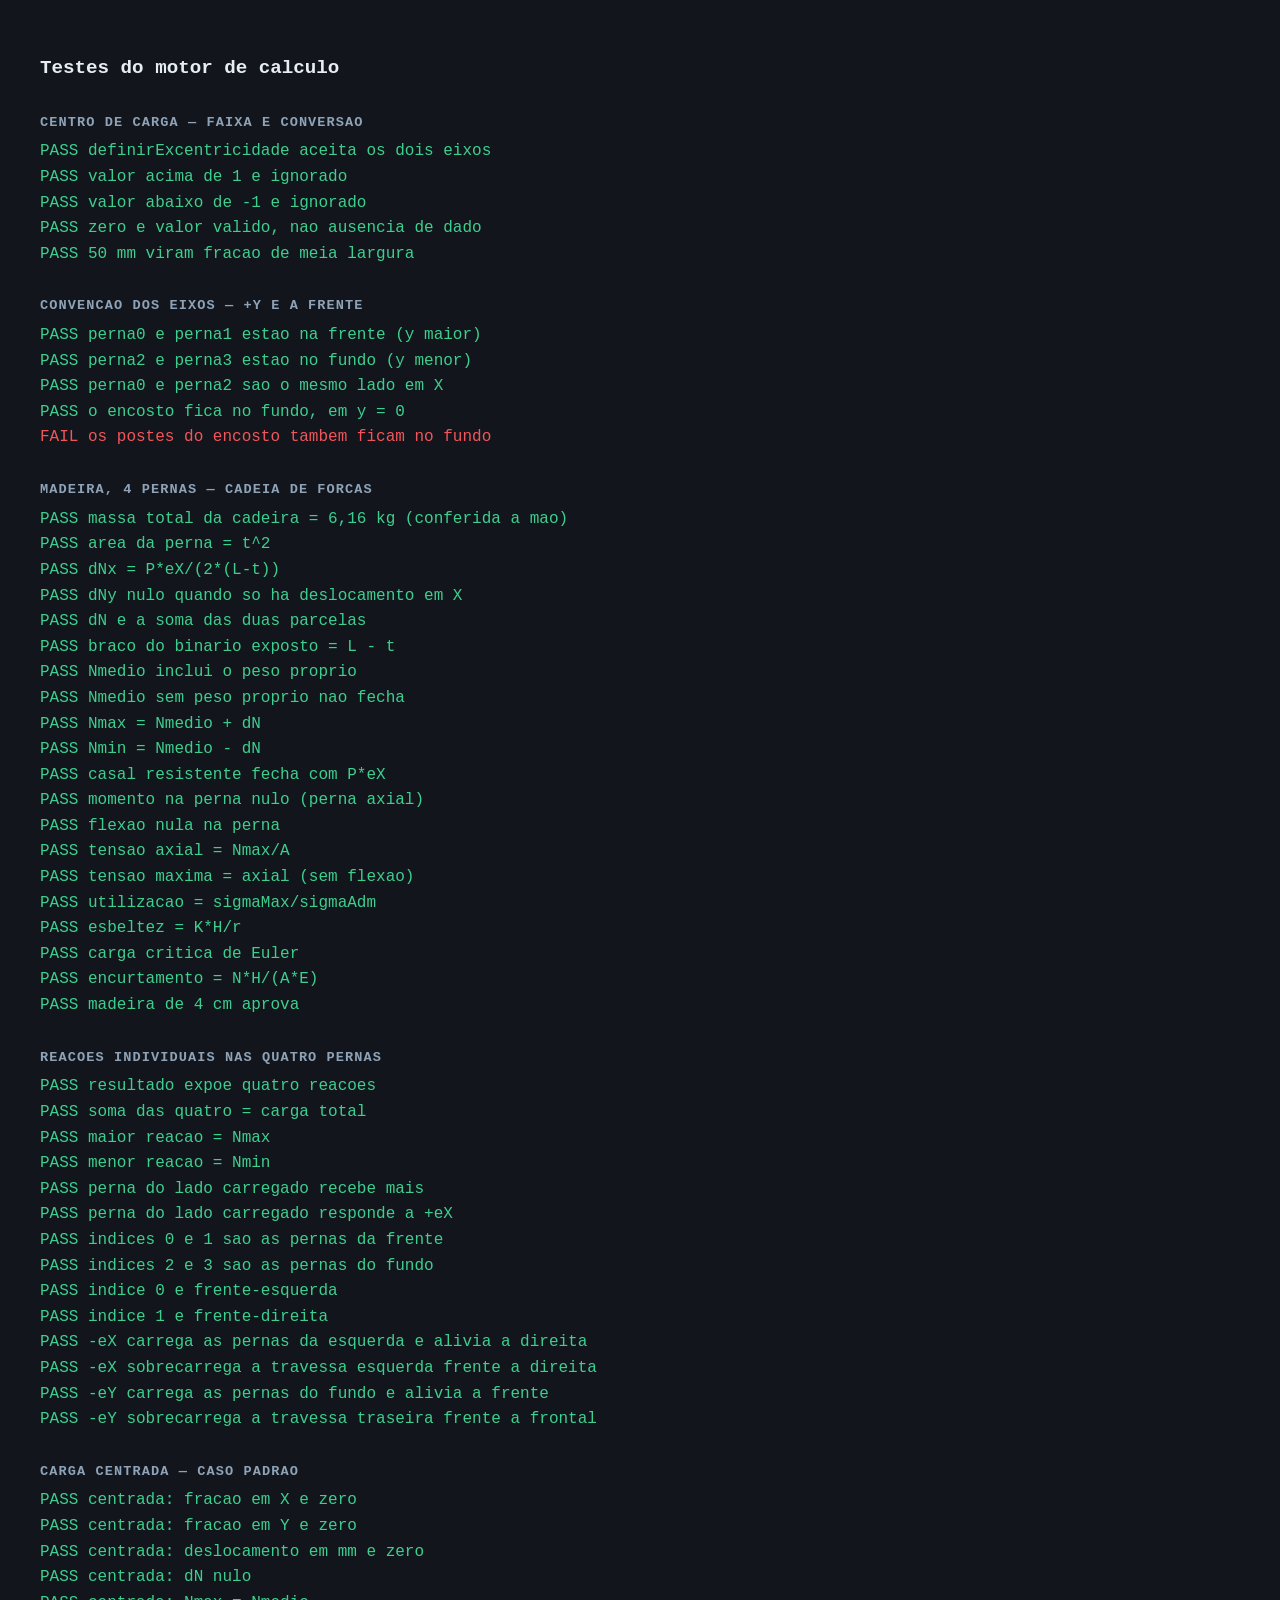
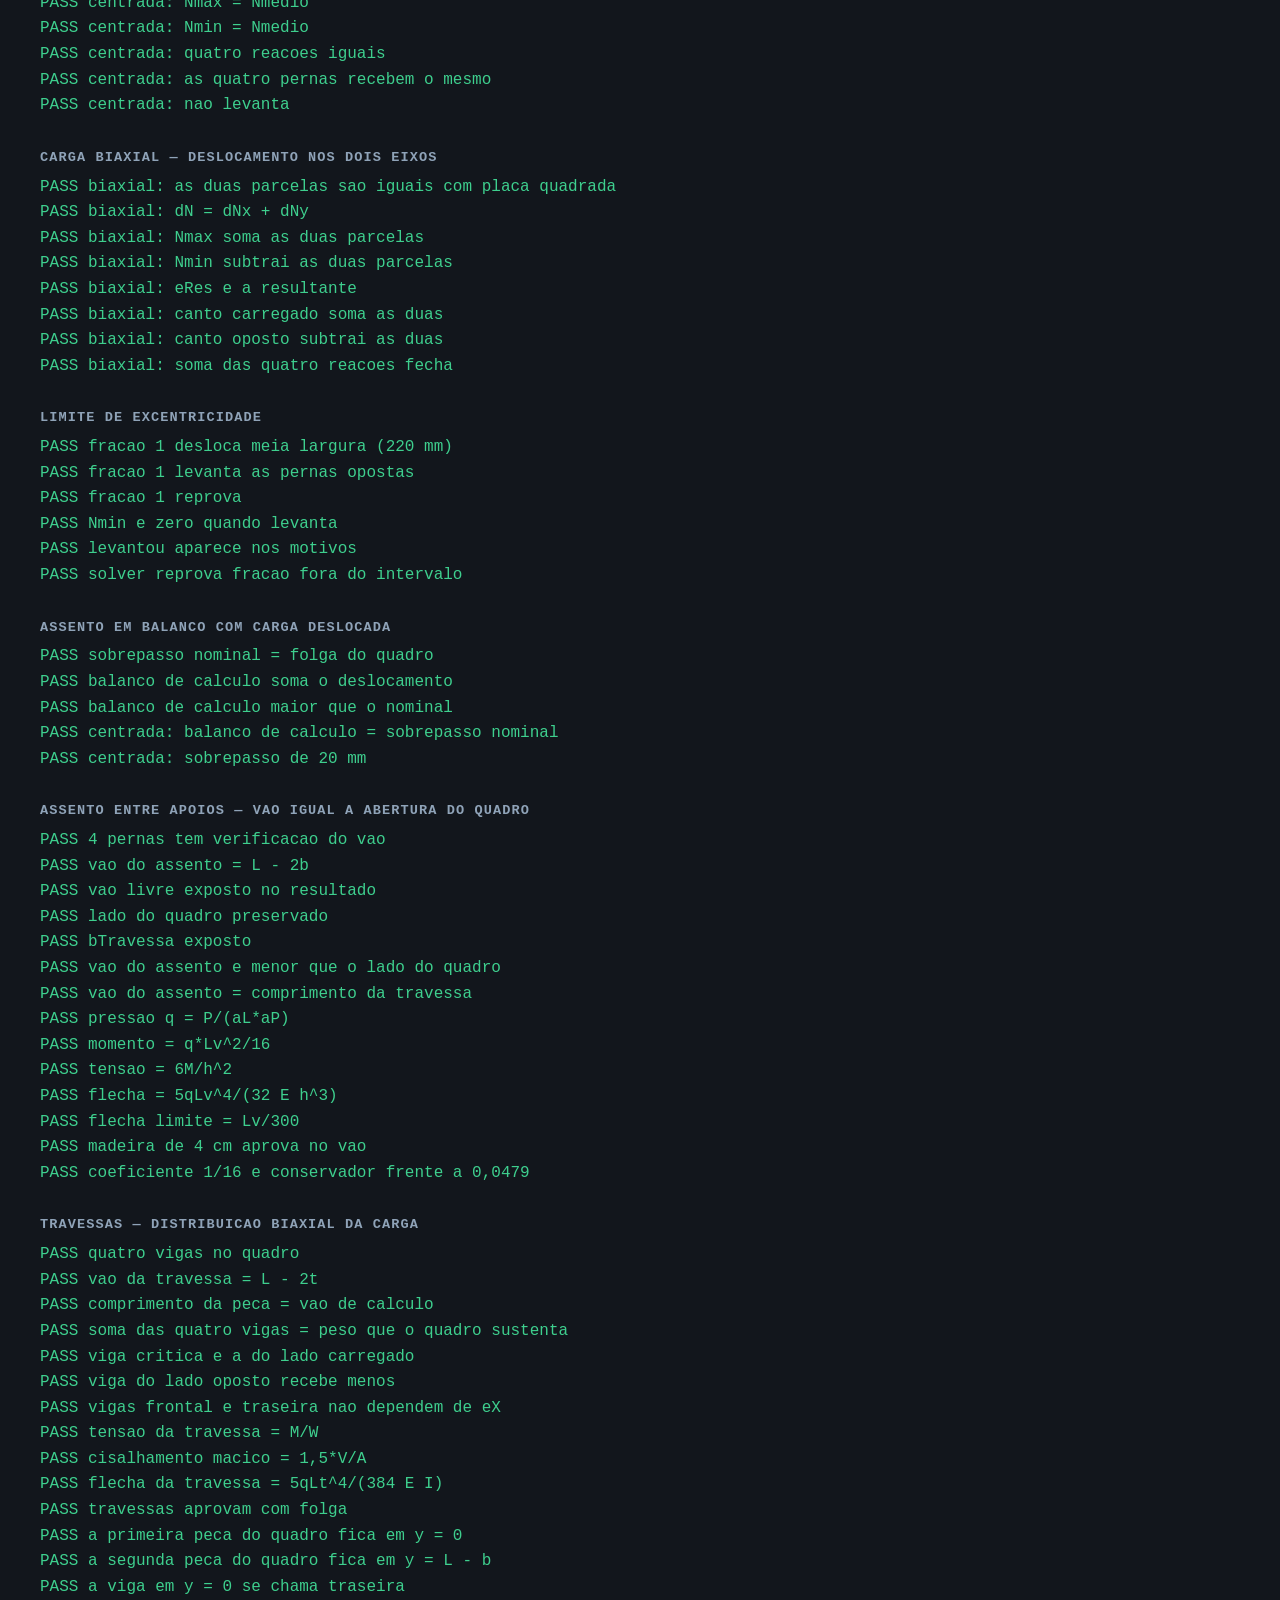
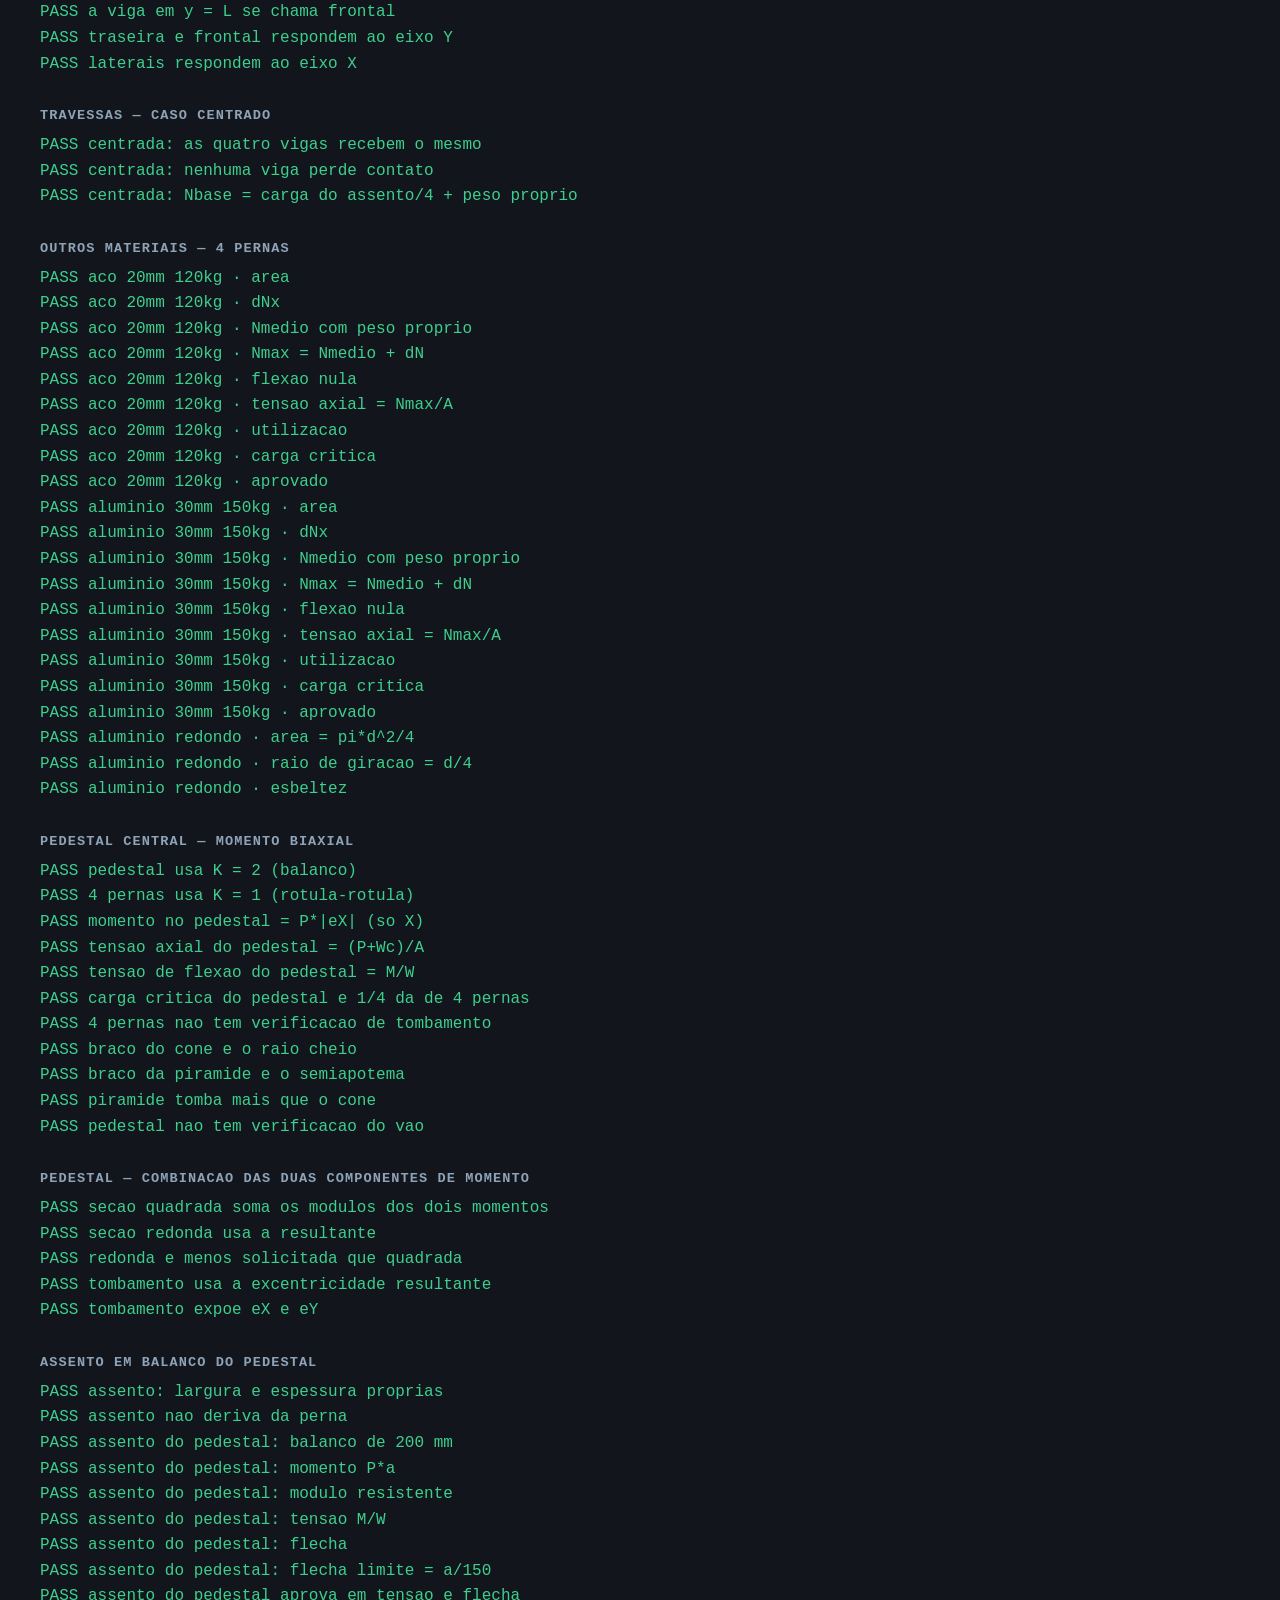
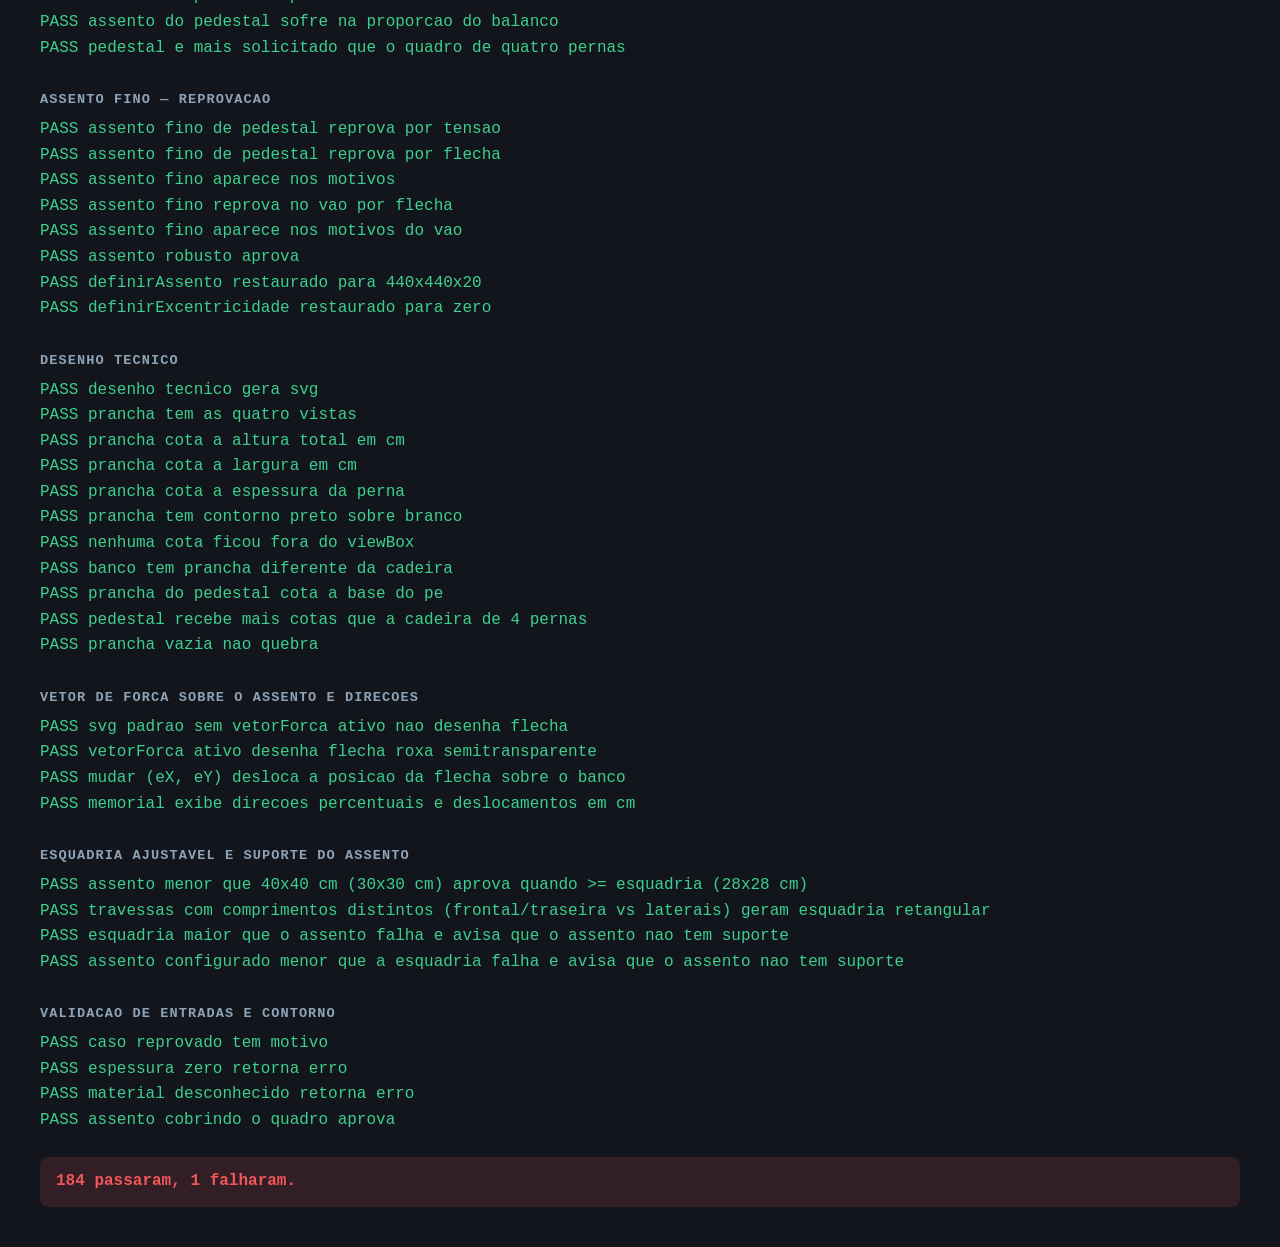
<file: tests/tests.html>
<!DOCTYPE html>
<html lang="pt-BR">
<head>
  <meta charset="UTF-8">
  <title>Testes — Motor de calculo</title>
  <style>
    body{background:#12161c;color:#e7edf5;font-family:ui-monospace,monospace;
      padding:32px;line-height:1.6}
    h1{font-size:1.2rem}
    h2{font-size:.85rem;margin:28px 0 6px;color:#8fa3b8;
      text-transform:uppercase;letter-spacing:.08em}
    .ok{color:#3ecf8e}
    .falha{color:#f2555a}
    .resumo{margin-top:24px;padding:12px 16px;border-radius:8px;font-weight:700}
  </style>
</head>
<body>
  <h1>Testes do motor de calculo</h1>
  <div id="saida"></div>
  <script type="module">
    import { calcular } from '../js/solver.js';
    import { construirBarras, definirAssento, definirExcentricidade }
      from '../js/chairModel.js';
    import { desenhoTecnico } from '../js/tecnico.js';
    import { svgCadeira } from '../js/render.js';
    import { gerarMemorial } from '../js/memorial.js';
    import { geometriaTravessas, definirTravessaComprimento } from '../js/travessas.js';
    import { MATERIAIS } from '../js/materials.js';
    import { G, CADEIRA, HIPOTESES, TRAVESSAS, ASSENTO }
      from '../js/constantes.js';

    const saida = document.getElementById('saida');
    let passou = 0, falhou = 0;

    function quase(real, esperado, tol = 1e-6){
      if (!Number.isFinite(real) || !Number.isFinite(esperado)) return false;
      const escala = Math.max(1, Math.abs(esperado));
      return Math.abs(real - esperado) <= tol * escala;
    }

    function verificar(nome, condicao, detalhe = ''){
      const div = document.createElement('div');
      if (condicao) {
        passou++;
        div.className = 'ok';
        div.textContent = 'PASS  ' + nome;
      } else {
        falhou++;
        div.className = 'falha';
        div.textContent = 'FAIL  ' + nome + (detalhe ? ' — ' + detalhe : '');
      }
      saida.appendChild(div);
    }

    function grupo(titulo){
      const h2 = document.createElement('h2');
      h2.textContent = titulo;
      saida.appendChild(h2);
    }

    /* ---------- Simbolos e valores derivados dos materiais ----------
     * Nada de constante de material cravada aqui: E, rho, sigmaLimite e CS
     * vem de materials.js. Se o material for corrigido, o teste acompanha.
     *
     * CENTRO DE CARGA BIAXIAL
     * definirExcentricidade() recebe DUAS fracoes de meia dimensao, uma por
     * eixo, no intervalo [-1, +1].
     *
     * As ancoras abaixo foram calculadas a mao com 50 mm em X numa placa de
     * 440 mm de largura. A conversao fica em excentMm(): 50 / 220 = 0,2273.
     *
     * DUAS ANCORAS CORRIGIDAS NESTA VERSAO
     * 1. A razao entre a tensao do assento do pedestal e a do quadro de
     *    quatro pernas estava cravada em "maior que 5 vezes". O valor real e
     *    200/70 = 2,86 com a carga deslocada em 50 mm, entao o teste falhava
     *    sozinho, sem nenhum defeito no motor. Numero redondo escolhido no
     *    olho nao testa nada: se o assento do quadro mudar, o 5 continua
     *    errado do mesmo jeito.
     * 2. As buscas por texto nos motivos usavam indexOf com a palavra em
     *    minuscula ("assento"), mas o motivo real comeca com maiuscula
     *    ("Assento em balanco: ..."). indexOf diferencia caixa, entao nunca
     *    casava. Agora a comparacao normaliza os dois lados.
     */
    const Lq = HIPOTESES.L;
    const R12 = Math.sqrt(12);
    const mat = id => MATERIAIS[id];
    const adm = id => mat(id).sigmaLimite / mat(id).CS;
    const PA = 100 * G;

    /* A largura da travessa e limitada por t; e ela que define a abertura
       interna do quadro de apoio do assento. */
    const bTrav = t => Math.min(TRAVESSAS.largura, t);
    const vaoQuadro = t => Lq - 2 * bTrav(t);

    function excentMm(mmX, mmY = 0){
      const aL = ASSENTO.largura;
      const aP = ASSENTO.profundidade;
      return definirExcentricidade(mmX / (aL / 2), mmY / (aP / 2));
    }

    function reiniciar(){
      definirAssento(440, 440, 20);
      definirExcentricidade(0, 0);
      definirTravessaComprimento(null, null);
    }

    /*
     * Busca de texto nos motivos do veredito.
     *
     * Normaliza os dois lados para minuscula: o motivo e escrito para o
     * usuario, com maiuscula inicial, e o teste nao deve depender da caixa
     * da primeira letra.
     */
    function motivoContem(r, trecho){
      if (!r || !r.ok || !r.veredito || !r.veredito.motivos) return false;
      const alvo = trecho.toLowerCase();
      return r.veredito.motivos.some(m => m.toLowerCase().indexOf(alvo) >= 0);
    }

    const ENTRADA = {
      materialId: 'madeira',
      espessuraMm: 40,
      alturaMm: 450,
      massaKg: 100
    };

    /* ---------- Centro de carga: faixa e conversao ---------- */
    grupo('Centro de carga — faixa e conversao');
    reiniciar();
    verificar('definirExcentricidade aceita os dois eixos',
      (() => {
        const r = definirExcentricidade(0.5, -0.5);
        return quase(r.x, 0.5) && quase(r.y, -0.5);
      })());
    verificar('valor acima de 1 e ignorado',
      (() => {
        definirExcentricidade(0.5, -0.5);
        const r = definirExcentricidade(1.5, 0);
        return quase(r.x, 0.5) && quase(r.y, -0.5);
      })());
    verificar('valor abaixo de -1 e ignorado',
      (() => {
        definirExcentricidade(0.5, -0.5);
        const r = definirExcentricidade(0, -3);
        return quase(r.x, 0.5) && quase(r.y, -0.5);
      })());
    verificar('zero e valor valido, nao ausencia de dado',
      (() => {
        const r = definirExcentricidade(0, 0);
        return r.x === 0 && r.y === 0;
      })());
    reiniciar();
    excentMm(50);
    verificar('50 mm viram fracao de meia largura',
      quase(ASSENTO.excentricidadeX, 50 / 220),
      'obtido ' + ASSENTO.excentricidadeX);

    /* ---------- Convencao dos eixos na geometria ----------
     * ORIENTACAO: +Y e a FRENTE da cadeira, e o encosto fica em y = 0.
     * Estes testes travam a convencao na geometria, que e a fonte de verdade
     * para todo rotulo de "frente" e "fundo" no app, nos graficos e nas
     * travessas. Se alguem inverter a construcao das pernas, o rotulo do
     * painel passa a mentir e nenhum outro teste percebe.
     */
    grupo('Convencao dos eixos — +Y e a frente');

    function meioY(barras, grupoAlvo){
      const b = barras.find(p => p.grupo === grupoAlvo);
      if (!b) return NaN;
      if (b.tipo === 'caixa') return b.y + b.dy / 2;
      if (b.tipo === 'cilindro' || b.tipo === 'cone') return b.cy;
      if (b.tipo === 'tubo') return b.cy;
      return NaN;
    }

    reiniciar();
    const barrasConv = construirBarras(40, 450, mat('madeira'), 'quadrada',
                                       4, false, 0, true);
    const yP0 = meioY(barrasConv, 'perna0');
    const yP1 = meioY(barrasConv, 'perna1');
    const yP2 = meioY(barrasConv, 'perna2');
    const yP3 = meioY(barrasConv, 'perna3');
    const yEnc = meioY(barrasConv, 'encosto');
    const yPoste = meioY(barrasConv, 'poste0');

    verificar('perna0 e perna1 estao na frente (y maior)',
      Number.isFinite(yP0) && Number.isFinite(yP2) && yP0 > yP2,
      'perna0 ' + yP0 + ' vs perna2 ' + yP2);
    verificar('perna2 e perna3 estao no fundo (y menor)',
      Number.isFinite(yP3) && Number.isFinite(yP1) && yP3 < yP1);
    verificar('perna0 e perna2 sao o mesmo lado em X',
      quase(yP0, yP1) && quase(yP2, yP3),
      'y0 ' + yP0 + ' · y1 ' + yP1 + ' · y2 ' + yP2 + ' · y3 ' + yP3);
    verificar('o encosto fica no fundo, em y = 0',
      Number.isFinite(yEnc) && yEnc < yP2,
      'encosto ' + yEnc + ' · perna do fundo ' + yP2);
    verificar('os postes do encosto tambem ficam no fundo',
      Number.isFinite(yPoste) && yPoste < yP2);

    /* ---------- Madeira, 4 pernas ---------- */
    grupo('Madeira, 4 pernas — cadeia de forcas');
    reiniciar();
    excentMm(50);
    const quatro = calcular(ENTRADA);

    /*
     * Massa conferida a mao, peca por peca, com ASSENTO 440x440x20 e
     * travessas 40x60 no vao de 320:
     *   pernas      4 x 40x40x450   = 2.880.000 mm3
     *   assento     440x440x20      = 3.872.000 mm3
     *   travessas   4 x 40x60x320   = 3.072.000 mm3
     *   postes      2 x 40x40x320   = 1.024.000 mm3
     *   encosto     320x20x230      = 1.472.000 mm3
     *   total                       = 12.320.000 mm3
     *   12,32e-3 m3 x 500 kg/m3 = 6,16 kg
     *
     * Esta ancora depende do encosto em PAINEL (tEnc = 0,5·t = 20 mm). Se o
     * materials.js passar a madeira para ripas, o volume muda e a ancora
     * precisa ser recalculada — o teste vai falhar e isso e o comportamento
     * correto, porque a massa realmente teria mudado.
     */
    const massaRef = 6.16;
    const dNRef = PA * 50 / (2 * (Lq - 40));
    const NmedRef = (PA + massaRef * G) / 4;
    const NmaxRef = NmedRef + dNRef;

    verificar('massa total da cadeira = 6,16 kg (conferida a mao)',
      quatro.ok && quase(quatro.massa.total, massaRef, 1e-3),
      'obtido ' + (quatro.ok ? quatro.massa.total : '-'));
    verificar('area da perna = t^2', quatro.ok && quase(quatro.secao.A, 1600));
    verificar('dNx = P*eX/(2*(L-t))',
      quatro.ok && quase(quatro.forcas.dNx, dNRef),
      'obtido ' + (quatro.ok ? quatro.forcas.dNx : '-'));
    verificar('dNy nulo quando so ha deslocamento em X',
      quatro.ok && quase(quatro.forcas.dNy, 0));
    verificar('dN e a soma das duas parcelas',
      quatro.ok && quase(quatro.forcas.dN,
        quatro.forcas.dNx + quatro.forcas.dNy));
    verificar('braco do binario exposto = L - t',
      quatro.ok && quase(quatro.forcas.bracoBinario, Lq - 40));
    verificar('Nmedio inclui o peso proprio',
      quatro.ok && quase(quatro.forcas.Nmedio, NmedRef),
      'obtido ' + (quatro.ok ? quatro.forcas.Nmedio : '-'));
    verificar('Nmedio sem peso proprio nao fecha',
      quatro.ok && !quase(quatro.forcas.Nmedio, PA / 4));
    verificar('Nmax = Nmedio + dN',
      quatro.ok && quase(quatro.forcas.Nmax, NmaxRef));
    verificar('Nmin = Nmedio - dN',
      quatro.ok && quase(quatro.forcas.Nmin, NmedRef - dNRef));
    verificar('casal resistente fecha com P*eX',
      quatro.ok &&
      quase(quatro.forcas.dN * 2 * quatro.forcas.bracoBinario, PA * 50));
    verificar('momento na perna nulo (perna axial)',
      quatro.ok && quase(quatro.forcas.Mperna, 0));
    verificar('flexao nula na perna',
      quatro.ok && quase(quatro.tensoes.sigmaFlexao, 0));
    verificar('tensao axial = Nmax/A',
      quatro.ok && quase(quatro.tensoes.sigmaAxial, NmaxRef / 1600),
      'obtido ' + (quatro.ok ? quatro.tensoes.sigmaAxial : '-'));
    verificar('tensao maxima = axial (sem flexao)',
      quatro.ok && quase(quatro.tensoes.sigmaMax, NmaxRef / 1600));
    verificar('utilizacao = sigmaMax/sigmaAdm',
      quatro.ok && quase(quatro.tensoes.utilizacao,
        (NmaxRef / 1600) / adm('madeira')));
    verificar('esbeltez = K*H/r',
      quatro.ok && quase(quatro.flambagem.lambda, 450 / (40 / R12)));
    verificar('carga critica de Euler',
      quatro.ok && quase(quatro.flambagem.Pcr,
        (Math.PI ** 2 * mat('madeira').E * (40 ** 4 / 12)) / (450 ** 2)));
    verificar('encurtamento = N*H/(A*E)',
      quatro.ok && quase(quatro.deformacao.deltaAxial,
        (NmaxRef * 450) / (1600 * mat('madeira').E)));
    verificar('madeira de 4 cm aprova',
      quatro.ok && quatro.veredito.aprovado === true);

    /* ---------- Reacoes individuais ---------- */
    grupo('Reacoes individuais nas quatro pernas');
    const rp = quatro.ok ? quatro.forcas.reacoesPernas : null;
    verificar('resultado expoe quatro reacoes', !!rp && rp.length === 4);
    verificar('soma das quatro = carga total',
      !!rp && quase(rp.reduce((s, p) => s + p.bruta, 0), PA + massaRef * G));
    verificar('maior reacao = Nmax',
      !!rp && quase(Math.max(...rp.map(p => p.bruta)), quatro.forcas.Nmax));
    verificar('menor reacao = Nmin',
      !!rp && quase(Math.min(...rp.map(p => p.bruta)), quatro.forcas.Nmin));
    verificar('perna do lado carregado recebe mais',
      !!rp && rp[3].bruta > rp[2].bruta);
    verificar('perna do lado carregado responde a +eX',
      !!rp && rp[3].sinalX === 1 && rp[2].sinalX === -1);

    /*
     * Os indices 0 e 1 sao as pernas da FRENTE (sinalY = +1) e 2 e 3 as do
     * FUNDO (sinalY = -1). O diagrama de corpo livre dos graficos usa
     * justamente 0 e 1 para rotular "frente-esq." e "frente-dir.", e este
     * teste trava a correspondencia.
     */
    verificar('indices 0 e 1 sao as pernas da frente',
      !!rp && rp[0].sinalY === 1 && rp[1].sinalY === 1,
      rp ? 'sinalY: ' + rp.map(p => p.sinalY).join(', ') : '-');
    verificar('indices 2 e 3 sao as pernas do fundo',
      !!rp && rp[2].sinalY === -1 && rp[3].sinalY === -1);
    verificar('indice 0 e frente-esquerda',
      !!rp && rp[0].sinalX === -1 && rp[0].sinalY === 1);
    verificar('indice 1 e frente-direita',
      !!rp && rp[1].sinalX === 1 && rp[1].sinalY === 1);

    /* Quadrantes negativos: carga para a esquerda (-eX) e para tras (-eY) */
    reiniciar();
    excentMm(-50, 0);
    const rEsq = calcular(ENTRADA);
    const rpEsq = rEsq.ok ? rEsq.forcas.reacoesPernas : null;
    verificar('-eX carrega as pernas da esquerda e alivia a direita',
      !!rpEsq && rpEsq[0].bruta > rpEsq[1].bruta && rpEsq[2].bruta > rpEsq[3].bruta);
    verificar('-eX sobrecarrega a travessa esquerda frente a direita',
      rEsq.ok && rEsq.travessas.porViga[2].cargaEf > rEsq.travessas.porViga[3].cargaEf);

    reiniciar();
    excentMm(0, -50);
    const rTras = calcular(ENTRADA);
    const rpTras = rTras.ok ? rTras.forcas.reacoesPernas : null;
    verificar('-eY carrega as pernas do fundo e alivia a frente',
      !!rpTras && rpTras[2].bruta > rpTras[0].bruta && rpTras[3].bruta > rpTras[1].bruta);
    verificar('-eY sobrecarrega a travessa traseira frente a frontal',
      rTras.ok && rTras.travessas.porViga[0].cargaEf > rTras.travessas.porViga[1].cargaEf);

    /* ---------- Carga centrada ---------- */
    grupo('Carga centrada — caso padrao');
    reiniciar();
    const centrada = calcular(ENTRADA);
    verificar('centrada: fracao em X e zero',
      centrada.ok && quase(centrada.entrada.fracX, 0));
    verificar('centrada: fracao em Y e zero',
      centrada.ok && quase(centrada.entrada.fracY, 0));
    verificar('centrada: deslocamento em mm e zero',
      centrada.ok && quase(centrada.entrada.eX, 0) &&
      quase(centrada.entrada.eY, 0));
    verificar('centrada: dN nulo',
      centrada.ok && quase(centrada.forcas.dN, 0),
      'obtido ' + (centrada.ok ? centrada.forcas.dN : '-'));
    verificar('centrada: Nmax = Nmedio',
      centrada.ok && quase(centrada.forcas.Nmax, centrada.forcas.Nmedio));
    verificar('centrada: Nmin = Nmedio',
      centrada.ok && quase(centrada.forcas.Nmin, centrada.forcas.Nmedio));
    verificar('centrada: quatro reacoes iguais',
      centrada.ok && quase(4 * centrada.forcas.Nmedio,
        centrada.forcas.P + centrada.massa.total * G));
    verificar('centrada: as quatro pernas recebem o mesmo',
      centrada.ok && centrada.forcas.reacoesPernas.every(
        p => quase(p.bruta, centrada.forcas.Nmedio)));
    verificar('centrada: nao levanta',
      centrada.ok && centrada.forcas.levantou === false);

    /* ---------- Carga biaxial ---------- */
    grupo('Carga biaxial — deslocamento nos dois eixos');
    reiniciar();
    definirExcentricidade(50 / 220, 50 / 220);
    const biaxial = calcular(ENTRADA);
    const dNBi = PA * 50 / (2 * (Lq - 40));
    verificar('biaxial: as duas parcelas sao iguais com placa quadrada',
      biaxial.ok && quase(biaxial.forcas.dNx, biaxial.forcas.dNy),
      'dNx ' + (biaxial.ok ? biaxial.forcas.dNx.toFixed(3) : '-') +
      ' dNy ' + (biaxial.ok ? biaxial.forcas.dNy.toFixed(3) : '-'));
    verificar('biaxial: dN = dNx + dNy',
      biaxial.ok && quase(biaxial.forcas.dN, 2 * dNBi),
      'obtido ' + (biaxial.ok ? biaxial.forcas.dN : '-'));
    verificar('biaxial: Nmax soma as duas parcelas',
      biaxial.ok && quase(biaxial.forcas.Nmax, NmedRef + 2 * dNBi));
    verificar('biaxial: Nmin subtrai as duas parcelas',
      biaxial.ok && quase(biaxial.forcas.Nmin, NmedRef - 2 * dNBi));
    verificar('biaxial: eRes e a resultante',
      biaxial.ok && quase(biaxial.entrada.eRes, Math.hypot(50, 50)));
    verificar('biaxial: canto carregado soma as duas',
      biaxial.ok && quase(biaxial.forcas.reacoesPernas[1].bruta,
        biaxial.forcas.Nmax));
    verificar('biaxial: canto oposto subtrai as duas',
      biaxial.ok && quase(biaxial.forcas.reacoesPernas[2].bruta,
        biaxial.forcas.Nmin));
    verificar('biaxial: soma das quatro reacoes fecha',
      biaxial.ok && quase(
        biaxial.forcas.reacoesPernas.reduce((s, p) => s + p.bruta, 0),
        PA + biaxial.massa.total * G));

    /* ---------- Limite de excentricidade ---------- */
    grupo('Limite de excentricidade');
    reiniciar();
    definirExcentricidade(1, 0);
    const noLimite = calcular(ENTRADA);
    verificar('fracao 1 desloca meia largura (220 mm)',
      noLimite.ok && quase(noLimite.entrada.eX, 220),
      'obtido ' + (noLimite.ok ? noLimite.entrada.eX : '-'));
    verificar('fracao 1 levanta as pernas opostas',
      noLimite.ok && noLimite.forcas.levantou === true);
    verificar('fracao 1 reprova',
      noLimite.ok && noLimite.veredito.aprovado === false);
    verificar('Nmin e zero quando levanta',
      noLimite.ok && quase(noLimite.forcas.Nmin, 0));
    verificar('levantou aparece nos motivos',
      motivoContem(noLimite, 'fora da base'));
    reiniciar();
    ASSENTO.excentricidadeX = 1.8;
    const foraDaFaixa = calcular(ENTRADA);
    verificar('solver reprova fracao fora do intervalo',
      foraDaFaixa.ok === false);
    ASSENTO.excentricidadeX = 0;

    /* ---------- Assento em balanco ---------- */
    grupo('Assento em balanco com carga deslocada');
    reiniciar();
    excentMm(50);
    const bal = calcular(ENTRADA);
    verificar('sobrepasso nominal = folga do quadro',
      bal.ok && quase(bal.assento.aNominal, 20),
      'obtido ' + (bal.ok ? bal.assento.aNominal : '-'));
    verificar('balanco de calculo soma o deslocamento',
      bal.ok && quase(bal.assento.a, 20 + 50),
      'obtido ' + (bal.ok ? bal.assento.a : '-'));
    verificar('balanco de calculo maior que o nominal',
      bal.ok && bal.assento.a > bal.assento.aNominal);
    reiniciar();
    const balCentrada = calcular(ENTRADA);
    verificar('centrada: balanco de calculo = sobrepasso nominal',
      balCentrada.ok && quase(balCentrada.assento.a,
        balCentrada.assento.aNominal));
    verificar('centrada: sobrepasso de 20 mm',
      balCentrada.ok && quase(balCentrada.assento.a, 20));

    /* ---------- Assento entre apoios ---------- */
    grupo('Assento entre apoios — vao igual a abertura do quadro');
    reiniciar();
    excentMm(50);
    const comVao = calcular(ENTRADA);
    const asv = comVao.ok ? comVao.assentoVao : null;
    const LvA = vaoQuadro(40);
    const qA = PA / (440 * 440);
    const MA = (qA * LvA * LvA) / 16;
    const flechaRefA = (5 * qA * Math.pow(LvA, 4)) /
                       (32 * mat('madeira').E * Math.pow(20, 3));

    verificar('4 pernas tem verificacao do vao', comVao.ok && asv !== null);
    verificar('vao do assento = L - 2b',
      comVao.ok && quase(asv.L, LvA),
      'obtido ' + (comVao.ok ? asv.L : '-') + ', esperado ' + LvA);
    verificar('vao livre exposto no resultado',
      comVao.ok && quase(asv.vaoLivre, LvA));
    verificar('lado do quadro preservado',
      comVao.ok && quase(asv.ladoQuadro, Lq));
    verificar('bTravessa exposto',
      comVao.ok && quase(asv.bTravessa, bTrav(40)));
    verificar('vao do assento e menor que o lado do quadro',
      comVao.ok && asv.L < Lq);
    verificar('vao do assento = comprimento da travessa',
      comVao.ok && quase(asv.L, comVao.travessas.comprimento));
    verificar('pressao q = P/(aL*aP)',
      comVao.ok && quase(asv.q, qA),
      'obtido ' + (comVao.ok ? asv.q : '-'));
    verificar('momento = q*Lv^2/16',
      comVao.ok && quase(asv.M, MA),
      'obtido ' + (comVao.ok ? asv.M : '-'));
    verificar('tensao = 6M/h^2',
      comVao.ok && quase(asv.sigma, (6 * MA) / 400));
    verificar('flecha = 5qLv^4/(32 E h^3)',
      comVao.ok && quase(asv.flecha, flechaRefA),
      'obtido ' + (comVao.ok ? asv.flecha : '-'));
    verificar('flecha limite = Lv/300',
      comVao.ok && quase(asv.flechaLimite, LvA / CADEIRA.divisorFlechaVao));
    verificar('madeira de 4 cm aprova no vao',
      comVao.ok && asv.utilizacao < 1 && asv.utilizacaoFlecha < 1);
    verificar('coeficiente 1/16 e conservador frente a 0,0479',
      quase((qA * LvA * LvA) / 16, 0.0625 * qA * LvA * LvA) &&
      0.0625 > 0.0479);

    /* ---------- Travessas ---------- */
    grupo('Travessas — distribuicao biaxial da carga');
    const tv = comVao.ok ? comVao.travessas : null;
    const vaoTv = Lq - 2 * 40;

    verificar('quatro vigas no quadro', !!tv && tv.porViga.length === 4);
    verificar('vao da travessa = L - 2t', !!tv && quase(tv.vao, vaoTv));
    verificar('comprimento da peca = vao de calculo',
      !!tv && quase(tv.comprimento, vaoTv));
    verificar('soma das quatro vigas = peso que o quadro sustenta',
      !!tv && quase(tv.porViga.reduce((s, v) => s + v.carga, 0),
        comVao.forcas.P + comVao.massa.assento * G + tv.massaTotal * G),
      'soma ' + (tv
        ? tv.porViga.reduce((s, v) => s + v.carga, 0).toFixed(2)
        : '-'));
    verificar('viga critica e a do lado carregado',
      !!tv && tv.vigaCritica === 'direita',
      'obtido ' + (tv ? tv.vigaCritica : '-'));
    verificar('viga do lado oposto recebe menos',
      !!tv && tv.porViga.find(v => v.nome === 'esquerda').carga <
        tv.porViga.find(v => v.nome === 'direita').carga);
    verificar('vigas frontal e traseira nao dependem de eX',
      !!tv && quase(tv.porViga.find(v => v.nome === 'frontal').carga,
        tv.porViga.find(v => v.nome === 'traseira').carga));
    verificar('tensao da travessa = M/W',
      !!tv && quase(tv.tensao, tv.M / tv.W));
    verificar('cisalhamento macico = 1,5*V/A',
      !!tv && quase(tv.cisalhamento, (1.5 * tv.V) / tv.A));
    verificar('flecha da travessa = 5qLt^4/(384 E I)',
      !!tv && quase(tv.flecha,
        (5 * tv.q * Math.pow(tv.vao, 4)) /
        (384 * mat('madeira').E * tv.I)));
    verificar('travessas aprovam com folga',
      !!tv && tv.utilizacaoTensao < 0.2 && tv.utilizacaoFlecha < 0.2);

    /*
     * CONVENCAO DE NOME DAS VIGAS
     * O encosto fica em y = 0, logo a viga em y = 0 e a TRASEIRA, do lado
     * do encosto, e a viga em y = L e a FRONTAL. A versao anterior do
     * travessas.js tinha os dois nomes trocados: chamava de "frontal" a viga
     * do fundo. O calculo sempre esteve certo, so o rotulo enganava — e o
     * rotulo aparece no painel e no memorial.
     */
    const geoNom = geometriaTravessas(Lq, 40, 450);
    verificar('a primeira peca do quadro fica em y = 0',
      !!geoNom && geoNom.ok && quase(geoNom.pecas[0].y, 0),
      'y ' + (geoNom && geoNom.ok ? geoNom.pecas[0].y : '-'));
    verificar('a segunda peca do quadro fica em y = L - b',
      !!geoNom && geoNom.ok && quase(geoNom.pecas[1].y, Lq - geoNom.b));
    verificar('a viga em y = 0 se chama traseira',
      !!tv && tv.porViga[0].nome === 'traseira',
      'obtido ' + (tv ? tv.porViga[0].nome : '-'));
    verificar('a viga em y = L se chama frontal',
      !!tv && tv.porViga[1].nome === 'frontal',
      'obtido ' + (tv ? tv.porViga[1].nome : '-'));
    verificar('traseira e frontal respondem ao eixo Y',
      !!tv && tv.porViga[0].depende === 'eY' && tv.porViga[1].depende === 'eY');
    verificar('laterais respondem ao eixo X',
      !!tv && tv.porViga[2].depende === 'eX' && tv.porViga[3].depende === 'eX');

    grupo('Travessas — caso centrado');
    reiniciar();
    const centradaTv = calcular(ENTRADA);
    const tvC = centradaTv.ok ? centradaTv.travessas : null;
    verificar('centrada: as quatro vigas recebem o mesmo',
      !!tvC && tvC.porViga.every(v => quase(v.carga, tvC.Nbase)),
      'Nbase ' + (tvC ? tvC.Nbase.toFixed(2) : '-'));
    verificar('centrada: nenhuma viga perde contato',
      !!tvC && tvC.semContato === false);
    verificar('centrada: Nbase = carga do assento/4 + peso proprio',
      !!tvC && quase(tvC.Nbase,
        (centradaTv.forcas.P + centradaTv.massa.assento * G) / 4 +
        tvC.pesoProprio));

    /* ---------- Outros materiais, 4 pernas ---------- */
    grupo('Outros materiais — 4 pernas');
    function cadeiaQuatro(nome, entrada, areaEsperada, tPerna){
      reiniciar();
      excentMm(50);
      const r = calcular(entrada);
      const P = entrada.massaKg * G;
      const dN = P * 50 / (2 * (Lq - tPerna));
      const Nmed = (P + (r.ok ? r.massa.total : 0) * G) / 4;

      verificar(nome + ' · area', r.ok && quase(r.secao.A, areaEsperada),
        'obtido ' + (r.ok ? r.secao.A : '-'));
      verificar(nome + ' · dNx', r.ok && quase(r.forcas.dNx, dN));
      verificar(nome + ' · Nmedio com peso proprio',
        r.ok && quase(r.forcas.Nmedio, Nmed));
      verificar(nome + ' · Nmax = Nmedio + dN',
        r.ok && quase(r.forcas.Nmax, Nmed + dN));
      verificar(nome + ' · flexao nula',
        r.ok && quase(r.tensoes.sigmaFlexao, 0));
      verificar(nome + ' · tensao axial = Nmax/A',
        r.ok && quase(r.tensoes.sigmaAxial, (Nmed + dN) / areaEsperada));
      verificar(nome + ' · utilizacao',
        r.ok && quase(r.tensoes.utilizacao,
          (Nmed + dN) / areaEsperada / adm(entrada.materialId)));
      verificar(nome + ' · carga critica',
        r.ok && quase(r.flambagem.Pcr,
          (Math.PI ** 2 * mat(entrada.materialId).E * r.secao.I) /
          (450 ** 2)));
      verificar(nome + ' · aprovado', r.ok && r.veredito.aprovado === true);
      return r;
    }

    cadeiaQuatro('aco 20mm 120kg',
      { materialId: 'aco', espessuraMm: 20, alturaMm: 450, massaKg: 120 },
      400, 20);
    cadeiaQuatro('aluminio 30mm 150kg',
      { materialId: 'aluminio', espessuraMm: 30, alturaMm: 450, massaKg: 150 },
      900, 30);

    reiniciar();
    excentMm(50);
    const Ared = Math.PI * 30 * 30 / 4;
    const alumRed = calcular({
      materialId: 'aluminio', espessuraMm: 30, alturaMm: 450,
      massaKg: 150, forma: 'redonda'
    });
    verificar('aluminio redondo · area = pi*d^2/4',
      alumRed.ok && quase(alumRed.secao.A, Ared),
      'obtido ' + (alumRed.ok ? alumRed.secao.A : '-'));
    verificar('aluminio redondo · raio de giracao = d/4',
      alumRed.ok && quase(alumRed.secao.r, 30 / 4));
    verificar('aluminio redondo · esbeltez',
      alumRed.ok && quase(alumRed.flambagem.lambda, 450 / (30 / 4)));

    /* ---------- Pedestal central ---------- */
    grupo('Pedestal central — momento biaxial');
    reiniciar();
    excentMm(50);
    const ped = calcular({ ...ENTRADA, numPernas: 1 });
    const pedRed = calcular({ ...ENTRADA, numPernas: 1, forma: 'redonda' });
    const Wq40 = Math.pow(40, 3) / 6;

    verificar('pedestal usa K = 2 (balanco)', ped.ok && ped.flambagem.K === 2);
    verificar('4 pernas usa K = 1 (rotula-rotula)',
      quatro.ok && quatro.flambagem.K === 1);
    verificar('momento no pedestal = P*|eX| (so X)',
      ped.ok && quase(ped.forcas.Mperna, PA * 50));
    verificar('tensao axial do pedestal = (P+Wc)/A',
      ped.ok && quase(ped.tensoes.sigmaAxial,
        (PA + ped.massa.total * G) / 1600));
    verificar('tensao de flexao do pedestal = M/W',
      ped.ok && quase(ped.tensoes.sigmaFlexao, (PA * 50) / Wq40));
    verificar('carga critica do pedestal e 1/4 da de 4 pernas',
      ped.ok && quase(ped.flambagem.Pcr, quatro.flambagem.Pcr / 4));
    verificar('4 pernas nao tem verificacao de tombamento',
      quatro.ok && quatro.estabilidade === null);
    verificar('braco do cone e o raio cheio',
      pedRed.ok && quase(pedRed.estabilidade.braco, 200));
    verificar('braco da piramide e o semiapotema',
      ped.ok && quase(ped.estabilidade.braco,
        200 * CADEIRA.fracaoLadoPiramide),
      'obtido ' + (ped.ok ? ped.estabilidade.braco : '-'));
    verificar('piramide tomba mais que o cone',
      ped.ok && pedRed.ok &&
      ped.estabilidade.utilizacao > pedRed.estabilidade.utilizacao);
    verificar('pedestal nao tem verificacao do vao',
      ped.ok && ped.assentoVao === null);

    grupo('Pedestal — combinacao das duas componentes de momento');
    reiniciar();
    definirExcentricidade(50 / 220, 50 / 220);
    const pedBi = calcular({ ...ENTRADA, numPernas: 1 });
    const pedBiRed = calcular({ ...ENTRADA, numPernas: 1, forma: 'redonda' });
    const MxRef = PA * 50;
    const MyRef = PA * 50;

    verificar('secao quadrada soma os modulos dos dois momentos',
      pedBi.ok && quase(pedBi.forcas.Mperna, MxRef + MyRef),
      'obtido ' + (pedBi.ok ? pedBi.forcas.Mperna : '-'));
    verificar('secao redonda usa a resultante',
      pedBiRed.ok && quase(pedBiRed.forcas.Mperna,
        Math.hypot(MxRef, MyRef)),
      'obtido ' + (pedBiRed.ok ? pedBiRed.forcas.Mperna : '-'));
    verificar('redonda e menos solicitada que quadrada',
      pedBi.ok && pedBiRed.ok &&
      pedBiRed.forcas.Mperna < pedBi.forcas.Mperna);
    verificar('tombamento usa a excentricidade resultante',
      pedBi.ok && quase(pedBi.estabilidade.eRes, Math.hypot(50, 50)));
    verificar('tombamento expoe eX e eY',
      pedBi.ok && quase(pedBi.estabilidade.eX, 50) &&
      quase(pedBi.estabilidade.eY, 50));

    /* ---------- Assento em balanco do pedestal ---------- */
    grupo('Assento em balanco do pedestal');
    reiniciar();
    excentMm(50);
    const aPedRef = 440 / 2 - 40 / 2;
    const MoRef = PA * aPedRef;
    const WoRef = (440 * 20 * 20) / 6;
    const IoRef = (440 * Math.pow(20, 3)) / 12;
    const pedBal = calcular({ ...ENTRADA, numPernas: 1 });

    verificar('assento: largura e espessura proprias',
      pedBal.ok && quase(pedBal.assento.b, 440) &&
      quase(pedBal.assento.h, 20));
    verificar('assento nao deriva da perna',
      pedBal.ok && quase(pedBal.assento.h, 20) &&
      quase(pedBal.assento.b, 440));
    verificar('assento do pedestal: balanco de 200 mm',
      pedBal.ok && quase(pedBal.assento.aNominal, aPedRef),
      'obtido ' + (pedBal.ok ? pedBal.assento.aNominal : '-'));
    verificar('assento do pedestal: momento P*a',
      pedBal.ok && quase(pedBal.assento.M, MoRef));
    verificar('assento do pedestal: modulo resistente',
      pedBal.ok && quase(pedBal.assento.W, WoRef));
    verificar('assento do pedestal: tensao M/W',
      pedBal.ok && quase(pedBal.assento.sigma, MoRef / WoRef));
    verificar('assento do pedestal: flecha',
      pedBal.ok && quase(pedBal.assento.flecha,
        (PA * Math.pow(aPedRef, 3)) / (3 * mat('madeira').E * IoRef)));
    verificar('assento do pedestal: flecha limite = a/150',
      pedBal.ok && quase(pedBal.assento.flechaLimite, aPedRef / 150));
    verificar('assento do pedestal aprova em tensao e flecha',
      pedBal.ok && pedBal.assento.utilizacao <= 1 &&
      pedBal.assento.utilizacaoFlecha <= 1);

    /*
     * ANCORA CORRIGIDA — antes era "maior que 5 vezes" e falhava sempre.
     *
     * Com a carga deslocada em 50 mm, o balanco do pedestal e 200 mm e o do
     * quadro e 20 + 50 = 70 mm, o que da razao 2,86 — nao 5. A placa nao
     * muda (mesma faixa, mesma espessura) e a carga e a mesma, entao a tensao
     * escala exatamente com o braco. Testar a RAZAO de tensoes contra a
     * RAZAO de bracos verifica o modelo; comparar com um numero redondo
     * escolhido no olho nao verificava nada.
     */
    const razaoTensao = pedBal.assento.sigma / quatro.assento.sigma;
    const razaoBraco = pedBal.assento.a / quatro.assento.a;

    verificar('assento do pedestal sofre na proporcao do balanco',
      pedBal.ok && quatro.ok && quase(razaoTensao, razaoBraco, 1e-3),
      'razao de tensao ' + razaoTensao.toFixed(3) +
      ' vs razao de braco ' + razaoBraco.toFixed(3));
    verificar('pedestal e mais solicitado que o quadro de quatro pernas',
      pedBal.ok && quatro.ok &&
      pedBal.assento.sigma > quatro.assento.sigma);

    /* ---------- Assento fino ---------- */
    grupo('Assento fino — reprovacao');
    reiniciar();
    definirAssento(440, 440, 5);
    excentMm(50);
    const pedFino = calcular({ ...ENTRADA, numPernas: 1 });

    verificar('assento fino de pedestal reprova por tensao',
      pedFino.ok && pedFino.assento.utilizacao > 1,
      'util ' + (pedFino.ok ? pedFino.assento.utilizacao : '-'));
    verificar('assento fino de pedestal reprova por flecha',
      pedFino.ok && pedFino.assento.utilizacaoFlecha > 1);
    verificar('assento fino aparece nos motivos',
      motivoContem(pedFino, 'assento'));

    const quatroFino = calcular(ENTRADA);
    verificar('assento fino reprova no vao por flecha',
      quatroFino.ok && quatroFino.assentoVao.utilizacaoFlecha > 1,
      'util ' + (quatroFino.ok
        ? quatroFino.assentoVao.utilizacaoFlecha : '-'));
    verificar('assento fino aparece nos motivos do vao',
      motivoContem(quatroFino, 'entre apoios'));

    reiniciar();
    const pedGrosso = calcular({
      materialId: 'aco', espessuraMm: 60, alturaMm: 450,
      massaKg: 100, numPernas: 1
    });
    verificar('assento robusto aprova',
      pedGrosso.ok && pedGrosso.assento.utilizacao <= 1 &&
      pedGrosso.assento.utilizacaoFlecha <= 1);

    const aposRestauro = calcular(ENTRADA);
    verificar('definirAssento restaurado para 440x440x20',
      aposRestauro.ok && quase(aposRestauro.assento.b, 440) &&
      quase(aposRestauro.assento.h, 20));
    verificar('definirExcentricidade restaurado para zero',
      aposRestauro.ok && quase(aposRestauro.entrada.fracX, 0) &&
      quase(aposRestauro.entrada.fracY, 0));

    /* ---------- Desenho tecnico ---------- */
    grupo('Desenho tecnico');
    reiniciar();
    excentMm(50);
    const paraDesenho = calcular(ENTRADA);
    const barrasQuatro = construirBarras(
      paraDesenho.entrada.t, paraDesenho.entrada.H,
      paraDesenho.entrada.material, paraDesenho.entrada.forma,
      paraDesenho.entrada.numPernas, paraDesenho.entrada.vazada,
      paraDesenho.entrada.parede, paraDesenho.entrada.comEncosto
    );
    const prancha = desenhoTecnico(barrasQuatro);

    verificar('desenho tecnico gera svg', prancha.indexOf('<svg') === 0);
    verificar('prancha tem as quatro vistas',
      prancha.indexOf('VISTA FRONTAL') > 0 &&
      prancha.indexOf('VISTA LATERAL') > 0 &&
      prancha.indexOf('VISTA SUPERIOR') > 0 &&
      prancha.indexOf('VISTA INFERIOR') > 0);
    verificar('prancha cota a altura total em cm',
      prancha.indexOf('>79<') > 0, 'altura 790 mm deveria virar 79 cm');
    verificar('prancha cota a largura em cm',
      prancha.indexOf('>44<') > 0, 'largura 440 mm deveria virar 44 cm');
    verificar('prancha cota a espessura da perna',
      />4<\/text>/.test(prancha), 'esperado cota de 4 cm');
    verificar('prancha tem contorno preto sobre branco',
      prancha.indexOf('stroke="#000"') > 0 &&
      prancha.indexOf('fill="#fff"') > 0);
    verificar('nenhuma cota ficou fora do viewBox',
      prancha.indexOf('x1="-') < 0 && prancha.indexOf('y1="-') < 0);

    const banco = calcular({ ...ENTRADA, comEncosto: false });
    const pranchaBanco = desenhoTecnico(construirBarras(
      banco.entrada.t, banco.entrada.H, banco.entrada.material,
      banco.entrada.forma, banco.entrada.numPernas,
      banco.entrada.vazada, banco.entrada.parede,
      banco.entrada.comEncosto
    ));
    verificar('banco tem prancha diferente da cadeira',
      banco.ok && pranchaBanco.length > 0 &&
      pranchaBanco.length !== prancha.length);

    const barrasPed = construirBarras(
      pedBal.entrada.t, pedBal.entrada.H, pedBal.entrada.material,
      pedBal.entrada.forma, pedBal.entrada.numPernas,
      pedBal.entrada.vazada, pedBal.entrada.parede,
      pedBal.entrada.comEncosto
    );
    const pranchaPed = desenhoTecnico(barrasPed);
    const basePeCm =
      (2 * CADEIRA.coneRaioBase * CADEIRA.fracaoLadoPiramide / 10)
        .toLocaleString('pt-BR', { maximumFractionDigits: 1 });

    verificar('prancha do pedestal cota a base do pe',
      pranchaPed.indexOf('>' + basePeCm + '<') > 0,
      'esperado ' + basePeCm + ' cm');
    verificar('pedestal recebe mais cotas que a cadeira de 4 pernas',
      pranchaPed.split('<text').length > prancha.split('<text').length,
      'pedestal ' + pranchaPed.split('<text').length +
      ' vs ' + prancha.split('<text').length);
    verificar('prancha vazia nao quebra',
      desenhoTecnico([]) === '' && desenhoTecnico(null) === '');

    /* ---------- Vetor de forca isometrico e memorial ---------- */
    grupo('Vetor de forca sobre o assento e direcoes');
    const svgSemVetor = svgCadeira(barrasQuatro, paraDesenho.entrada.material);
    verificar('svg padrao sem vetorForca ativo nao desenha flecha',
      svgSemVetor.indexOf('class="vetor-forca"') < 0);

    const svgComVetorEsq = svgCadeira(barrasQuatro, paraDesenho.entrada.material, {
      vetorForca: { ativo: true, eX: -55, eY: -99, P: paraDesenho.forcas.P }
    });
    const svgComVetorDir = svgCadeira(barrasQuatro, paraDesenho.entrada.material, {
      vetorForca: { ativo: true, eX: 55, eY: 99, P: paraDesenho.forcas.P }
    });
    verificar('vetorForca ativo desenha flecha roxa semitransparente',
      svgComVetorEsq.indexOf('class="vetor-forca"') > 0 &&
      svgComVetorEsq.indexOf('fill="#9333ea"') > 0 &&
      svgComVetorEsq.indexOf('fill-opacity="0.56"') > 0);
    verificar('mudar (eX, eY) desloca a posicao da flecha sobre o banco',
      svgComVetorEsq !== svgComVetorDir);

    definirAssento(440, 440, 20);
    definirExcentricidade(-0.25, -0.45);
    const resDir = calcular(ENTRADA);
    const htmlMem = gerarMemorial(resDir);
    verificar('memorial exibe direcoes percentuais e deslocamentos em cm',
      htmlMem.indexOf('25% para a esquerda') > 0 &&
      htmlMem.indexOf('45% para o fundo') > 0 &&
      htmlMem.indexOf('5,5 cm para a esquerda') > 0 &&
      htmlMem.indexOf('9,9 cm para o fundo') > 0 &&
      htmlMem.indexOf('class="vetor-forca"') > 0);

    /* ---------- Esquadria ajustavel e suporte do assento ---------- */
    grupo('Esquadria ajustavel e suporte do assento');
    reiniciar();
    definirTravessaComprimento(200);
    definirAssento(300, 300, 20);
    const assentoMenorOk = calcular(ENTRADA);
    verificar('assento menor que 40x40 cm (30x30 cm) aprova quando >= esquadria (28x28 cm)',
      assentoMenorOk.ok && assentoMenorOk.veredito.aprovado &&
      assentoMenorOk.assento.semSuporte === false &&
      quase(assentoMenorOk.entrada.Lx, 280) &&
      quase(assentoMenorOk.entrada.Ly, 280));

    reiniciar();
    definirTravessaComprimento(360, 240);
    definirAssento(440, 340, 20);
    const retangOk = calcular(ENTRADA);
    verificar('travessas com comprimentos distintos (frontal/traseira vs laterais) geram esquadria retangular',
      retangOk.ok && retangOk.veredito.aprovado &&
      quase(retangOk.travessas.vaoX, 360) &&
      quase(retangOk.travessas.vaoY, 240) &&
      quase(retangOk.entrada.Lx, 440) &&
      quase(retangOk.entrada.Ly, 320));

    reiniciar();
    definirTravessaComprimento(400, 320);
    definirAssento(440, 440, 20);
    const esquadriaMaior = calcular(ENTRADA);
    verificar('esquadria maior que o assento falha e avisa que o assento nao tem suporte',
      esquadriaMaior.ok &&
      esquadriaMaior.veredito.aprovado === false &&
      esquadriaMaior.assento.semSuporte === true &&
      esquadriaMaior.veredito.motivos.some(m => m.toLowerCase().includes('não tem suporte')));

    reiniciar();
    definirTravessaComprimento(320, 320);
    definirAssento(350, 440, 20);
    const assentoMenorQueEsquadria = calcular(ENTRADA);
    verificar('assento configurado menor que a esquadria falha e avisa que o assento nao tem suporte',
      assentoMenorQueEsquadria.ok &&
      assentoMenorQueEsquadria.veredito.aprovado === false &&
      assentoMenorQueEsquadria.assento.semSuporte === true &&
      assentoMenorQueEsquadria.veredito.motivos.some(m => m.toLowerCase().includes('não tem suporte')));

    /* ---------- Contorno ---------- */
    grupo('Validacao de entradas e contorno');
    reiniciar();
    const ruim = calcular({
      materialId: 'madeira', espessuraMm: 10, alturaMm: 900, massaKg: 200
    });
    verificar('caso reprovado tem motivo', ruim.ok && !ruim.veredito.aprovado);

    const inv = calcular({
      materialId: 'madeira', espessuraMm: 0, alturaMm: 450, massaKg: 90
    });
    verificar('espessura zero retorna erro', inv.ok === false);

    const semMat = calcular({
      materialId: 'titanio', espessuraMm: 30, alturaMm: 450, massaKg: 90
    });
    verificar('material desconhecido retorna erro', semMat.ok === false);

    const assentoCurto = calcular({
      materialId: 'madeira', espessuraMm: 40, alturaMm: 450, massaKg: 90
    });
    verificar('assento cobrindo o quadro aprova',
      assentoCurto.ok === true);

    /* ---------- Resumo ---------- */
    const resumo = document.createElement('div');
    resumo.className = 'resumo';
    resumo.textContent = falhou === 0
      ? 'Todos os ' + passou + ' testes passaram.'
      : passou + ' passaram, ' + falhou + ' falharam.';
    resumo.style.background = falhou === 0
      ? 'rgba(62,207,142,.14)' : 'rgba(242,85,90,.14)';
    resumo.style.color = falhou === 0 ? '#3ecf8e' : '#f2555a';
    document.body.appendChild(resumo);
  </script>
</body>
</html>
</file>
<file: css/style.css>
/* ==========================================================================
   Apyca — folha de estilo única
   Simulador travado na viewport: nenhum painel rola como um todo.
   Apenas a lista de campos e a lista de resultados têm rolagem própria.
   ========================================================================== */

:root{
  --fundo:#0b0f14;
  --painel:#131a22;
  --borda:#2a3341;
  --acento:#4fa3ff;
  --texto:#dbe4ef;
  --fraco:#8b9aad;
  --ok:#3ecf8e;
  --erro:#f2555a;
  --aviso:#f0b429;
  --raio:10px;
}

*,*::before,*::after{box-sizing:border-box}

html,body{height:100%}

body{
  margin:0;
  height:100vh;
  overflow:hidden;
  display:flex;
  flex-direction:column;
  background:var(--fundo);
  color:var(--texto);
  font-family:system-ui,-apple-system,"Segoe UI",Roboto,sans-serif;
  font-size:15px;
  line-height:1.45;
  -webkit-font-smoothing:antialiased;
}

/* Caixa de erro de carregamento */
#erro-global{
  display:none;
  position:fixed;
  left:0;right:0;bottom:0;
  z-index:9999;
  max-height:38vh;
  overflow:auto;
  padding:10px 14px;
  background:rgba(242,85,90,.14);
  border-top:1px solid rgba(242,85,90,.5);
  color:#ffd7d9;
  font-family:ui-monospace,SFMono-Regular,Menlo,monospace;
  font-size:.74rem;
  white-space:pre-wrap;
}

/* ==========================================================================
   Grade geral
   ========================================================================== */
.layout{
  flex:1 1 auto;
  min-height:0;
  display:grid;
  grid-template-columns:300px minmax(360px,1fr) 344px;
  gap:12px;
  padding:12px;
}

.painel{
  min-height:0;
  min-width:0;
  display:flex;
  flex-direction:column;
  background:var(--painel);
  border:1px solid var(--borda);
  border-radius:var(--raio);
  padding:14px 16px;
  overflow:hidden;
}

.painel > h2{
  flex:0 0 auto;
  margin:0 0 10px;
  font-size:.74rem;
  text-transform:uppercase;
  letter-spacing:.09em;
  color:var(--fraco);
  font-weight:600;
}

/* ==========================================================================
   Painel de entradas
   O painel NÃO rola. Quem rola é o formulário, para que a barra de ações e o
   menu fiquem sempre ancorados no rodapé do painel.
   ========================================================================== */
.painel--entradas{
  display:flex;
  flex-direction:column;
  overflow:hidden;
  padding:14px 16px;
}

#form-cadeira{
  flex:1 1 auto;
  min-height:0;
  overflow-y:auto;
  overflow-x:hidden;
  padding-right:6px;
  scrollbar-gutter:stable;
  scrollbar-width:thin;
  scrollbar-color:rgba(139,154,173,.32) transparent;
}

#form-cadeira::-webkit-scrollbar{width:8px}
#form-cadeira::-webkit-scrollbar-track{background:transparent}
#form-cadeira::-webkit-scrollbar-thumb{
  background:rgba(139,154,173,.26);
  border-radius:4px;
}
#form-cadeira::-webkit-scrollbar-thumb:hover{
  background:rgba(139,154,173,.46);
}

.campo{margin-bottom:7px}
.campo:last-of-type{margin-bottom:2px}

.campo label{
  display:block;
  margin-bottom:3px;
  font-size:.76rem;
  line-height:1.25;
  color:var(--fraco);
}

.campo input,
.campo select{
  width:100%;
  padding:6px 9px;
  background:#0e1218;
  border:1px solid var(--borda);
  border-radius:7px;
  color:var(--texto);
  font-family:inherit;
  font-size:.88rem;
  font-variant-numeric:tabular-nums;
  transition:border-color .16s ease, box-shadow .16s ease;
}

.campo input:focus,
.campo select:focus{
  outline:none;
  border-color:var(--acento);
  box-shadow:0 0 0 2px rgba(79,163,255,.18);
}

.campo input[type="number"]{-moz-appearance:textfield}

.campo input[type="number"]::-webkit-outer-spin-button,
.campo input[type="number"]::-webkit-inner-spin-button{
  -webkit-appearance:none;
  margin:0;
}

/* Dica abaixo de um campo: explica o significado do valor, sem competir
   visualmente com o rótulo. Usada nos controles do centro de carga. */
.campo__dica{
  display:block;
  margin-top:5px;
  font-size:.72rem;
  line-height:1.4;
  color:#8b9aad;
}

/* ---------- Controle deslizante do centro de carga ----------
   Trilho + leitura numerica ao lado. O output mostra "centro", "+45%" ou
   "−30%" e e atualizado pelo app a cada movimento. */
.deslizante{
  display:flex;
  align-items:center;
  gap:9px;
}

.deslizante input[type="range"]{
  flex:1 1 auto;
  min-width:0;
  height:22px;
  padding:0;
  background:transparent;
  border:none;
  accent-color:var(--acento);
  cursor:pointer;
}

.deslizante input[type="range"]:focus-visible{
  outline:2px solid var(--acento);
  outline-offset:3px;
  border-radius:4px;
}

.deslizante output{
  flex:0 0 auto;
  min-width:128px;
  padding:3px 8px;
  border:1px solid var(--borda);
  border-radius:6px;
  background:#0e1218;
  color:var(--texto);
  font-size:.71rem;
  font-variant-numeric:tabular-nums;
  text-align:center;
  white-space:nowrap;
}

/* Entrada numerica de distancia especifica em centimetros abaixo do slider */
.excent-cm{
  margin-top:6px;
  padding:6px 8px;
  background:rgba(14,18,24,.55);
  border:1px solid rgba(42,51,65,.75);
  border-radius:7px;
}

.excent-cm__rotulo{
  display:block;
  margin-bottom:4px;
  font-size:.71rem;
  color:var(--fraco);
}

.excent-cm__linha{
  display:flex;
  align-items:center;
  gap:8px;
}

.excent-cm__linha input[type="number"]{
  width:82px;
  flex:0 0 82px;
  padding:4px 7px;
  font-size:.82rem;
}

.excent-cm__direcao{
  flex:1 1 auto;
  min-width:0;
  font-size:.71rem;
  color:#c084fc;
  font-variant-numeric:tabular-nums;
  white-space:nowrap;
  overflow:hidden;
  text-overflow:ellipsis;
}

/* ==========================================================================
   Barra de ações: Animar + menu
   ========================================================================== */
.acoes-entrada{
  flex:0 0 auto;
  display:flex;
  align-items:stretch;
  gap:8px;
  margin-top:10px;
  padding-top:10px;
  border-top:1px solid rgba(42,51,65,.7);
}

.botao{
  display:inline-flex;
  align-items:center;
  justify-content:center;
  gap:7px;
  padding:9px 14px;
  background:transparent;
  border:1px solid var(--borda);
  border-radius:8px;
  color:var(--texto);
  font-family:inherit;
  font-size:.84rem;
  font-weight:600;
  cursor:pointer;
  transition:border-color .16s ease, background .16s ease, color .16s ease;
}

.botao:hover{border-color:var(--acento); color:#fff}
.botao:focus-visible{outline:2px solid var(--acento); outline-offset:2px}

.botao--animar{
  flex:1 1 auto;
  margin:0;
  padding:9px 12px;
  background:linear-gradient(180deg,#3f92e6,#2f7bc9);
  border-color:#3f92e6;
  color:#fff;
  letter-spacing:.01em;
}

.botao--animar:hover{
  background:linear-gradient(180deg,#4fa3ff,#3a8ada);
  border-color:#4fa3ff;
}

.botao--secundario{font-size:.78rem; padding:7px 11px}

.botao--mini{
  font-size:.68rem;
  padding:5px 9px;
  text-transform:uppercase;
  letter-spacing:.05em;
  color:var(--fraco);
}

/* ==========================================================================
   Menu hambúrguer
   ========================================================================== */
.menu-lateral__botao{
  flex:0 0 auto;
  width:40px;
  display:flex;
  align-items:center;
  justify-content:center;
  padding:0;
  background:transparent;
  border:1px solid var(--borda);
  border-radius:8px;
  color:var(--fraco);
  cursor:pointer;
  transition:border-color .16s ease, color .16s ease, background .16s ease;
}

.menu-lateral__botao:hover{
  border-color:var(--acento);
  color:var(--texto);
}

.menu-lateral__botao[aria-expanded="true"]{
  border-color:var(--acento);
  color:var(--acento);
  background:rgba(79,163,255,.08);
}

.menu-lateral__botao:focus-visible{
  outline:2px solid var(--acento);
  outline-offset:2px;
}

.menu-lateral__icone{
  display:flex;
  flex-direction:column;
  gap:3px;
}

.menu-lateral__icone i{
  display:block;
  width:14px;
  height:2px;
  background:currentColor;
  border-radius:1px;
  transition:transform .2s ease, opacity .2s ease;
}

.menu-lateral__botao[aria-expanded="true"] .menu-lateral__icone i:nth-child(1){
  transform:translateY(5px) rotate(45deg);
}
.menu-lateral__botao[aria-expanded="true"] .menu-lateral__icone i:nth-child(2){
  opacity:0;
}
.menu-lateral__botao[aria-expanded="true"] .menu-lateral__icone i:nth-child(3){
  transform:translateY(-5px) rotate(-45deg);
}

.menu-lateral__painel{
  flex:0 0 auto;
  margin-top:8px;
  padding:4px;
  background:#11161d;
  border:1px solid var(--borda);
  border-radius:8px;
}

.menu-lateral__painel[hidden]{display:none}

.menu-lateral__item{
  width:100%;
  display:flex;
  align-items:center;
  justify-content:space-between;
  gap:10px;
  padding:9px 10px;
  background:transparent;
  border:none;
  border-radius:6px;
  color:var(--acento);
  font-family:inherit;
  font-size:.82rem;
  font-weight:600;
  text-align:left;
  cursor:pointer;
}

.menu-lateral__item:hover{background:rgba(79,163,255,.12)}
.menu-lateral__item:focus-visible{outline:2px solid var(--acento); outline-offset:-2px}

.menu-lateral__dica{
  font-size:.66rem;
  font-weight:400;
  color:var(--fraco);
  text-transform:uppercase;
  letter-spacing:.04em;
}

/* ==========================================================================
   Painel da vista isométrica
   ========================================================================== */
.topo-vista{
  flex:0 0 auto;
  display:flex;
  align-items:flex-start;
  justify-content:space-between;
  gap:12px;
  margin-bottom:8px;
}

.topo-vista h2{
  margin:0;
  padding-top:3px;
  font-size:.74rem;
  text-transform:uppercase;
  letter-spacing:.09em;
  color:var(--fraco);
  font-weight:600;
}

.identidade{text-align:right; line-height:1.15}

.identidade__nome{
  display:block;
  font-size:1.04rem;
  font-weight:700;
  letter-spacing:-.02em;
  color:var(--texto);
}

.identidade__subtitulo{
  display:block;
  font-size:.63rem;
  letter-spacing:.02em;
  color:var(--fraco);
}

.palco{
  flex:1 1 auto;
  min-height:0;
  display:flex;
  align-items:center;
  justify-content:center;
  background:#0e1218;
  border:1px solid var(--borda);
  border-radius:9px;
  overflow:hidden;
  transition:border-color .25s ease, box-shadow .25s ease;
}

.palco svg{display:block; max-width:100%; max-height:100%}

.palco--seguro{
  border-color:var(--ok);
  box-shadow:inset 0 0 0 1px rgba(62,207,142,.26);
}

.palco--risco{
  border-color:var(--erro);
  box-shadow:inset 0 0 0 1px rgba(242,85,90,.26);
}

.palco__vazio{
  margin:0;
  padding:20px;
  color:var(--fraco);
  font-size:.85rem;
  text-align:center;
}

.legenda{
  flex:0 0 auto;
  margin:6px 0 0;
  text-align:center;
  font-size:.74rem;
  line-height:1.3;
  color:var(--fraco);
  font-variant-numeric:tabular-nums;
  white-space:nowrap;
  overflow:hidden;
  text-overflow:ellipsis;
}

.situacao{
  flex:0 0 auto;
  margin:8px 0 0;
  padding:8px 11px;
  border-radius:7px;
  font-size:.79rem;
  line-height:1.45;
}

.situacao--ok{
  background:rgba(62,207,142,.1);
  border:1px solid rgba(62,207,142,.42);
  color:#b6ecd2;
}

.situacao--risco{
  background:rgba(242,85,90,.1);
  border:1px solid rgba(242,85,90,.42);
  color:#ffc7c9;
}

.situacao--aviso{
  background:rgba(79,163,255,.09);
  border:1px solid rgba(79,163,255,.42);
  color:#b9d6ff;
}

/* ==========================================================================
   Painel de resultados
   ========================================================================== */
.painel--resultados{padding:14px 14px 14px 16px}

.painel__cabecalho{
  flex:0 0 auto;
  display:flex;
  align-items:center;
  justify-content:space-between;
  gap:10px;
  margin-bottom:10px;
}

.painel__cabecalho h2{
  margin:0;
  font-size:.74rem;
  text-transform:uppercase;
  letter-spacing:.09em;
  color:var(--fraco);
  font-weight:600;
}

.resultado{
  flex:1 1 auto;
  min-height:0;
  overflow-y:auto;
  padding-right:6px;
  scrollbar-gutter:stable;
  scrollbar-width:thin;
  scrollbar-color:rgba(139,154,173,.32) transparent;
}

.resultado::-webkit-scrollbar{width:8px}
.resultado::-webkit-scrollbar-track{background:transparent}
.resultado::-webkit-scrollbar-thumb{
  background:rgba(139,154,173,.26);
  border-radius:4px;
}
.resultado::-webkit-scrollbar-thumb:hover{
  background:rgba(139,154,173,.46);
}

/* Linhas de dado */
.linha{
  display:flex;
  align-items:baseline;
  justify-content:space-between;
  gap:12px;
  padding:3px 0;
  font-size:.79rem;
  line-height:1.4;
}

.linha .rotulo{color:var(--fraco)}

.linha .valor{
  color:var(--texto);
  font-weight:600;
  font-variant-numeric:tabular-nums;
  text-align:right;
  white-space:nowrap;
}

/* Gavetas */
.gaveta{
  border:1px solid var(--borda);
  border-radius:8px;
  margin-bottom:8px;
  overflow:hidden;
  background:#11161d;
}

.gaveta__cabecalho{
  width:100%;
  display:flex;
  align-items:center;
  justify-content:space-between;
  gap:10px;
  padding:9px 11px;
  background:transparent;
  border:none;
  color:var(--texto);
  font-family:inherit;
  font-size:.78rem;
  font-weight:600;
  text-align:left;
  cursor:pointer;
}

.gaveta__cabecalho:hover{background:rgba(79,163,255,.07)}
.gaveta__cabecalho:focus-visible{outline:2px solid var(--acento); outline-offset:-2px}

.gaveta__titulo{line-height:1.3}

.gaveta__seta{
  flex:0 0 auto;
  width:7px;
  height:7px;
  border-right:1.6px solid var(--fraco);
  border-bottom:1.6px solid var(--fraco);
  transform:rotate(45deg);
  transition:transform .18s ease;
}

.gaveta.is-aberta .gaveta__seta{transform:rotate(-135deg)}

.gaveta__corpo{padding:2px 11px 10px}

/* Veredito */
.veredito{
  margin-top:10px;
  padding:10px 12px;
  border-radius:8px;
  font-size:.8rem;
  line-height:1.5;
}

.veredito--ok{
  background:rgba(62,207,142,.1);
  border:1px solid rgba(62,207,142,.42);
  color:#b6ecd2;
}

.veredito--erro{
  background:rgba(242,85,90,.1);
  border:1px solid rgba(242,85,90,.42);
  color:#ffc7c9;
}

.veredito ul{margin:6px 0 0; padding-left:18px}
.veredito li{margin-bottom:3px}

.aviso-painel{
  margin:0;
  padding:14px 12px;
  color:var(--fraco);
  font-size:.82rem;
  line-height:1.5;
}

/* ==========================================================================
   Diálogo do memorial
   ========================================================================== */
dialog.memorial{
  width:min(920px,94vw);
  max-height:90vh;
  padding:0;
  border:1px solid var(--borda);
  border-radius:12px;
  background:var(--painel);
  color:var(--texto);
}

dialog.memorial::backdrop{background:rgba(0,0,0,.68)}

.memorial__barra{
  position:sticky;
  top:0;
  z-index:2;
  display:flex;
  align-items:center;
  justify-content:space-between;
  gap:14px;
  padding:12px 20px;
  background:#11161d;
  border-bottom:1px solid var(--borda);
}

.memorial__barra strong{
  font-size:.78rem;
  text-transform:uppercase;
  letter-spacing:.08em;
  color:var(--acento);
}

.memorial__acoes{display:flex; gap:8px}

.memorial__conteudo{
  padding:22px 26px 32px;
  overflow-y:auto;
  max-height:calc(90vh - 58px);
  scrollbar-gutter:stable;
  font-size:.85rem;
  line-height:1.6;
}

.memorial__conteudo h1{
  margin:0 0 4px;
  font-size:1.2rem;
  letter-spacing:-.01em;
}

.memorial__conteudo h2{
  margin:24px 0 10px;
  font-size:.9rem;
  color:var(--acento);
  border-bottom:1px solid var(--borda);
  padding-bottom:5px;
}

.mem-sub{margin:0 0 18px; font-size:.78rem; color:var(--fraco)}

.mem-alerta{
  padding:12px 14px;
  border-radius:8px;
  background:rgba(242,85,90,.1);
  border:1px solid rgba(242,85,90,.42);
  color:#ffc7c9;
}

.mem-sec{margin-bottom:6px}

.mem-tab{
  width:100%;
  border-collapse:collapse;
  margin:10px 0 16px;
  font-size:.79rem;
}

.mem-tab caption{
  caption-side:top;
  text-align:left;
  padding:0 0 6px;
  font-size:.72rem;
  color:var(--fraco);
  text-transform:uppercase;
  letter-spacing:.05em;
}

.mem-tab th,
.mem-tab td{
  padding:6px 9px;
  border:1px solid rgba(42,51,65,.85);
  vertical-align:top;
  text-align:left;
}

.mem-tab thead th{
  background:#11161d;
  font-size:.7rem;
  text-transform:uppercase;
  letter-spacing:.04em;
  color:var(--fraco);
  font-weight:600;
}

.mem-tab tbody th{
  font-weight:500;
  color:var(--fraco);
  width:26%;
}

.mem-tab .num{text-align:right; font-variant-numeric:tabular-nums; white-space:nowrap}

.mem-tab .form,
.mem-tab .subst{
  font-family:ui-monospace,SFMono-Regular,Menlo,monospace;
  font-size:.76rem;
}

.mem-tab .subst{color:var(--fraco)}
.mem-tab .un{font-size:.72rem; color:var(--fraco)}

.mem-figura{margin:14px 0 18px}

.mem-figura__palco{
  background:#0e1218;
  border:1px solid var(--borda);
  border-radius:8px;
  padding:10px 8px;
  line-height:0;
}

.mem-figura__palco svg{display:block; width:100%; height:auto}

.mem-figura__prancha{
  display:block;
  width:100%;
  max-width:580px;
  margin:0 auto;
  line-height:0;
}

.mem-figura__prancha svg{display:block; width:100%; height:auto}

.mem-figura--tecnico{max-width:none}

.mem-figura__legenda{
  display:block;
  margin-top:7px;
  font-size:.75rem;
  color:var(--fraco);
  text-align:center;
}

.mem-figura__legenda strong{color:var(--texto)}
.mem-figura__eixos{color:#6f7d90}

.mem-notas{padding-left:20px}
.mem-notas li{margin-bottom:7px}

.mem-parecer{
  padding:12px 14px;
  border-radius:8px;
  font-size:.82rem;
}

.mem-parecer--ok{
  background:rgba(62,207,142,.1);
  border:1px solid rgba(62,207,142,.42);
  color:#b6ecd2;
}

.mem-parecer--erro{
  background:rgba(242,85,90,.1);
  border:1px solid rgba(242,85,90,.42);
  color:#ffc7c9;
}

.mem-parecer ul{margin:6px 0 0; padding-left:18px}

/* ==========================================================================
   Responsivo
   ========================================================================== */
@media(max-width:1180px){
  .layout{grid-template-columns:270px minmax(300px,1fr) 300px; gap:10px; padding:10px}
  .painel{padding:12px 13px}
}

@media(max-width:900px){
  body{height:auto; min-height:100vh; overflow:auto}
  .layout{
    grid-template-columns:1fr;
    padding:12px;
  }
  .painel--vista{min-height:420px}
  #form-cadeira{max-height:none; overflow:visible}
  .resultado{max-height:520px}
}

/* ==========================================================================
   Impressão — regras gerais
   O @page desta seção foi removido de propósito: existe um único @page no
   fim do arquivo, para que não haja duas declarações de margem brigando.
   ========================================================================== */
@media print{
  body{
    height:auto;
    overflow:visible;
    background:#fff;
    color:#000;
  }

  #erro-global,
  .painel--entradas,
  .painel--resultados,
  .memorial__barra{display:none !important}

  .layout{display:block; padding:0}

  .painel{
    border:none;
    background:#fff;
    padding:0;
    overflow:visible;
  }

  .palco{
    border:1px solid #bbb;
    background:#fff;
    overflow:visible;
  }

  .palco--seguro,
  .palco--risco{box-shadow:none}

  .identidade__nome,
  .identidade__subtitulo,
  .topo-vista h2,
  .legenda,
  .situacao{color:#222}

  dialog.memorial{
    display:block;
    position:static;
    width:auto;
    max-height:none;
    border:none;
    background:#fff;
    color:#000;
  }

  .memorial__conteudo{
    max-height:none;
    overflow:visible;
    padding:0;
    color:#000;
    font-size:10.5pt;
  }

  .memorial__conteudo h1{font-size:15pt}
  .memorial__conteudo h2{color:#1a4f8f; border-bottom:1px solid #ccc}

  .mem-sub,
  .mem-tab .subst,
  .mem-tab .un,
  .mem-figura__legenda{color:#444}

  .mem-sec{break-inside:avoid}
  .mem-tab{font-size:9pt}
  .mem-tab th,
  .mem-tab td{border:1px solid #999}
  .mem-tab thead th{background:#f0f0f0; color:#222}

  .mem-figura__palco,
  .mem-figura__prancha{background:#fff; border:none}
  .mem-figura__prancha{max-width:150mm}

  .mem-parecer--ok{background:#eef8f2; border:1px solid #1c7a52; color:#1c7a52}
  .mem-parecer--erro{background:#fdeeee; border:1px solid #b3272e; color:#b3272e}
}

/* ==========================================================================
   Camada de ajuste — sobrepõe regras anteriores por ordem de cascata.
   1. Simetria do painel de Entradas: o scrollbar-gutter reservava espaço só
      à direita, o que empurrava os campos para a esquerda. "both-edges"
      reserva o mesmo de cada lado.
   2. Área de resultados de volta ao formato de lista: gavetas separadas por
      fio de 1px, sem fundo nem moldura por item.
   3. Camada dos joinhas flutuantes.
   ========================================================================== */

/* ---------- 1. Simetria dos painéis ---------- */
.painel{padding:14px}

.painel--entradas{
  padding:14px;
  overflow:hidden;
}

#form-cadeira{
  padding:0;
  scrollbar-gutter:stable both-edges;
  scrollbar-width:thin;
  scrollbar-color:rgba(139,154,173,.28) transparent;
}

.campo{margin-bottom:8px}
.campo:last-of-type{margin-bottom:0}
.campo label{margin-bottom:3px}
.campo input,
.campo select{padding:6px 9px}

.acoes-entrada{margin-top:12px; padding-top:12px}

/* ---------- 2. Resultados em lista plana ---------- */
.painel--resultados{padding:14px}
.painel__cabecalho{margin-bottom:8px}

.resultado{
  padding:0;
  scrollbar-gutter:stable both-edges;
  scrollbar-width:thin;
  scrollbar-color:rgba(139,154,173,.28) transparent;
}

.gaveta{
  background:transparent;
  border:none;
  border-bottom:1px solid rgba(42,51,65,.7);
  border-radius:0;
  margin:0;
  overflow:visible;
}

.gaveta:first-child{border-top:1px solid rgba(42,51,65,.7)}

.gaveta__cabecalho{
  padding:9px 2px;
  font-size:.78rem;
  font-weight:600;
  color:var(--texto);
  background:transparent;
  transition:color .16s ease;
}

.gaveta__cabecalho:hover{
  background:transparent;
  color:var(--acento);
}

.gaveta.is-aberta .gaveta__cabecalho{color:var(--acento)}
.gaveta.is-aberta .gaveta__seta{border-color:var(--acento)}

.gaveta__corpo{
  padding:1px 2px 10px;
}

.linha{padding:3px 0}
.linha .rotulo{font-size:.78rem}
.linha .valor{font-size:.79rem}

.veredito{margin-top:12px}

/* ---------- 3. Joinhas flutuantes ---------- */
#palco{position:relative}

.camada-joinhas{
  position:absolute;
  inset:0;
  z-index:5;
  pointer-events:none;
  overflow:hidden;
}

.joinha-flutuante{
  position:absolute;
  bottom:6%;
  display:block;
  color:var(--ok);
  opacity:0;
  animation-name:joinha-sobe;
  animation-timing-function:cubic-bezier(.22,.68,.32,1);
  animation-fill-mode:forwards;
  will-change:transform,opacity;
}

.joinha-flutuante svg{
  display:block;
  width:100%;
  height:100%;
  filter:drop-shadow(0 2px 5px rgba(0,0,0,.45));
}

@keyframes joinha-sobe{
  0%{
    opacity:0;
    transform:translate3d(0,0,0) scale(.45) rotate(0deg);
  }
  14%{
    opacity:1;
    transform:translate3d(0,-14px,0) scale(1.08)
              rotate(calc(var(--giro) * .4));
  }
  72%{opacity:.92}
  100%{
    opacity:0;
    transform:translate3d(var(--deriva),-300px,0) scale(.82)
              rotate(var(--giro));
  }
}

@media (prefers-reduced-motion: reduce){
  .joinha-flutuante{
    animation-name:joinha-surge;
    animation-duration:900ms !important;
    animation-delay:0ms !important;
  }
  @keyframes joinha-surge{
    0%{opacity:0; transform:scale(.8)}
    30%{opacity:1; transform:scale(1)}
    100%{opacity:0; transform:scale(1)}
  }
}

@media print{
  .camada-joinhas{display:none}
}

/* ==========================================================================
   Memorial — dimensionamento das figuras
   A prancha de vistas ortográficas é larga por natureza (quatro vistas
   empilhadas), então pode usar mais largura. A isométrica não: sem limite,
   o SVG de viewBox 860x620 com width:100% cresce até a largura do diálogo e
   empurra todo o memorial para fora da tela.
   ========================================================================== */
.mem-figura__palco{
  max-width:520px;
  margin:0 auto;
  background:#0e1218;
  border:1px solid var(--borda);
  border-radius:8px;
  padding:10px 8px;
  line-height:0;
}

.mem-figura__palco svg{display:block; width:100%; height:auto}

.mem-figura__prancha{
  display:block;
  width:100%;
  max-width:580px;
  margin:0 auto;
  line-height:0;
}

.mem-figura__prancha svg{display:block; width:100%; height:auto}

.mem-figura--tecnico{max-width:none}

@media print{
  .mem-figura__palco{
    max-width:120mm;
    background:#fff;
    border:none;
    padding:0;
  }
  .mem-figura__prancha{max-width:150mm}
}

/* ==========================================================================
   Memorial — tema de papel (claro)
   O memorial é um documento técnico, não uma tela do app. Fundo branco,
   texto escuro, títulos em azul de tinta e tabelas limpas, com fio
   horizontal apenas. Este bloco fica no fim do arquivo de propósito: ele
   vence as regras do tema escuro por ordem de cascata.
   ========================================================================== */
dialog.memorial{
  background:#fff;
  color:#222;
  border:1px solid #cfd8e3;
}

/* Barra de ações: escura, para destacar do papel */
.memorial__barra{
  background:#0e1420;
  border-bottom:1px solid #24303f;
}

.memorial__barra strong{color:#8fc4ff}

.memorial__barra .botao{
  color:#c8d6e6;
  border-color:#2f3d4f;
}

.memorial__barra .botao:hover{
  color:#fff;
  border-color:#4fa3ff;
}

/* Corpo do documento */
.memorial__conteudo{
  background:#fff;
  color:#222;
  color-scheme:light;
  scrollbar-width:thin;
  scrollbar-color:#c3cdd9 transparent;
}

.memorial__conteudo::-webkit-scrollbar{width:10px}
.memorial__conteudo::-webkit-scrollbar-track{background:#f4f6f9}
.memorial__conteudo::-webkit-scrollbar-thumb{
  background:#c3cdd9;
  border-radius:5px;
}
.memorial__conteudo::-webkit-scrollbar-thumb:hover{background:#a8b6c6}

.memorial__conteudo h1{color:#12233a}

.memorial__conteudo h2{
  color:#1a4f8f;
  border-bottom:1px solid #d8e0ea;
}

.mem-sub{color:#5c6b7d}

.mem-alerta{
  background:#fdeeee;
  border:1px solid #b3272e;
  color:#b3272e;
}

/* ---------- Tabelas limpas ----------
   Sem grade: só um fio claro separando as linhas. É o que dá o ar de
   documento e não de painel. */
.mem-tab{
  border-collapse:collapse;
  margin:12px 0 18px;
}

.mem-tab caption{
  color:#5c6b7d;
  padding-bottom:7px;
}

.mem-tab th,
.mem-tab td{
  border:none;
  border-bottom:1px solid #e3e8ef;
  padding:7px 10px;
  color:#222;
  background:transparent;
  vertical-align:top;
}

.mem-tab thead th{
  background:transparent;
  color:#5c6b7d;
  border-bottom:1px solid #c3cdd9;
  text-transform:uppercase;
  letter-spacing:.05em;
  font-size:.7rem;
}

.mem-tab tbody th{
  color:#5c6b7d;
  font-weight:500;
}

.mem-tab tbody tr:last-child th,
.mem-tab tbody tr:last-child td{
  border-bottom:1px solid #e3e8ef;
}

.mem-tab .num{
  color:#12233a;
  font-weight:600;
}

.mem-tab .form{color:#33475c}
.mem-tab .subst{color:#6b7a8c}
.mem-tab .un{color:#7d8b9c}

/* ---------- Figuras sobre papel ---------- */
.mem-figura__palco{
  background:#fff;
  border:1px solid #e3e8ef;
  max-width:500px;
  margin:0 auto;
  padding:12px 10px;
  border-radius:6px;
}

.mem-figura__palco svg{display:block; width:100%; height:auto}

.mem-figura__prancha{
  max-width:560px;
  margin:0 auto;
}

.mem-figura--tecnico .mem-figura__prancha{max-width:580px}

.mem-figura__legenda{color:#5c6b7d}
.mem-figura__legenda strong{color:#12233a}
.mem-figura__eixos{color:#8b98a8}

/* ---------- Notas e parecer ---------- */
.mem-notas{color:#33475c}
.mem-notas li{margin-bottom:8px}

.mem-parecer--ok{
  background:#eef8f2;
  border:1px solid #1c7a52;
  color:#1c7a52;
}

.mem-parecer--erro{
  background:#fdeeee;
  border:1px solid #b3272e;
  color:#b3272e;
}

/* ==========================================================================
   Memorial — tabelas de cálculo em duas colunas
   Cada item ocupa duas linhas: rotulo + resultado em cima, expressao e
   substituicao abaixo, em fonte mono discreta. Quatro colunas lado a lado
   estrangulavam o texto no papel.
   ========================================================================== */
.mem-tab--calculo{
  border-collapse:collapse;
}

.mem-tab--calculo .mem-item th{
  border:none;
  padding:11px 2px 1px;
  width:auto;
  color:#33475c;
  font-size:.83rem;
  font-weight:600;
  text-align:left;
}

.mem-tab--calculo .mem-item td.num{
  border:none;
  padding:11px 2px 1px;
  text-align:right;
  color:#12233a;
  font-size:.86rem;
  font-weight:700;
  white-space:nowrap;
}

.mem-tab--calculo .mem-item__calc td{
  border:none;
  border-bottom:1px solid #e8edf3;
  padding:1px 2px 10px;
  font-family:ui-monospace,SFMono-Regular,Menlo,monospace;
  font-size:.74rem;
  line-height:1.5;
  color:#6b7a8c;
}

.mem-tab--calculo .mem-item__calc .form{color:#4a5f78}
.mem-tab--calculo .mem-item__calc .sep{color:#a3b0c0; padding:0 2px}
.mem-tab--calculo .mem-item__calc .subst{color:#7d8b9c}

.mem-tab--calculo .un{
  font-size:.72rem;
  font-weight:500;
  color:#7d8b9c;
}

.mem-tab--calculo tbody tr:last-child td{
  border-bottom:none;
}

@media print{
  .mem-tab--calculo .mem-item th,
  .mem-tab--calculo .mem-item td.num{
    padding:8px 2px 1px;
    font-size:8.5pt;
  }
  .mem-tab--calculo .mem-item__calc td{
    padding:1px 2px 7px;
    font-size:7.5pt;
    border-bottom:1px solid #ddd;
  }
}

/* ==========================================================================
   Impressão do memorial — documento completo
   O memorial na tela vive dentro de uma div com max-height em vh e
   overflow-y:auto. Na impressão, o navegador captura apenas a janela de
   rolagem atual: rolar até a seção 5 fazia o papel começar na seção 5.
   Além disso, o <dialog> fica na top layer, onde o recorte sobrevive à
   remoção do max-height.
   Por isso a impressão usa uma cópia do documento em #memorial-print, que
   está no fluxo normal do body: sem diálogo, sem rolagem, sem altura máxima.
   ========================================================================== */
#memorial-print{display:none}

@media print{
  html, body{
    height:auto !important;
    min-height:0 !important;
    overflow:visible !important;
    background:#fff !important;
    color:#000 !important;
  }

  body{display:block !important}

  /* Com o memorial aberto, imprime SÓ a cópia */
  body.imprimindo-memorial .layout,
  body.imprimindo-memorial #erro-global,
  body.imprimindo-memorial dialog.memorial,
  body.imprimindo-memorial dialog.memorial::backdrop{
    display:none !important;
  }

  body.imprimindo-memorial #memorial-print{
    display:block !important;
    position:static !important;
    width:auto !important;
    max-width:none !important;
    max-height:none !important;
    overflow:visible !important;
    padding:0 !important;
    margin:0 !important;
    background:#fff !important;
    color:#222 !important;
    font-size:10.5pt;
    line-height:1.55;
    -webkit-print-color-adjust:exact;
    print-color-adjust:exact;
  }

  /* Sem memorial aberto, o print continua sendo a vista do simulador */
  #memorial-print:empty{display:none !important}

  /* ---------- Tipografia do papel ---------- */
  #memorial-print h1{
    font-size:15pt;
    margin:0 0 2mm;
    color:#12233a;
    letter-spacing:-.01em;
  }

  #memorial-print .mem-sub{
    margin:0 0 8mm;
    font-size:9pt;
    color:#5c6b7d;
  }

  #memorial-print h2{
    font-size:11pt;
    color:#1a4f8f;
    border-bottom:1px solid #ccd6e2;
    padding-bottom:1.5mm;
    margin:7mm 0 3mm;
    break-after:avoid;
    page-break-after:avoid;
  }

  #memorial-print .mem-sec{
    margin-bottom:2mm;
    break-inside:auto;
    page-break-inside:auto;
  }

  /* ---------- Tabelas ---------- */
  #memorial-print .mem-tab{
    width:100%;
    border-collapse:collapse;
    font-size:9pt;
    margin:3mm 0 5mm;
  }

  #memorial-print .mem-tab caption{
    caption-side:top;
    text-align:left;
    padding:0 0 2mm;
    font-size:8pt;
    color:#5c6b7d;
    text-transform:uppercase;
    letter-spacing:.05em;
  }

  #memorial-print .mem-tab th,
  #memorial-print .mem-tab td{
    border:none;
    border-bottom:1px solid #e3e8ef;
    padding:1.8mm 2mm;
    vertical-align:top;
    color:#222;
    background:transparent;
  }

  #memorial-print .mem-tab thead th{
    color:#5c6b7d;
    border-bottom:1px solid #c3cdd9;
    font-size:7.5pt;
    text-transform:uppercase;
    letter-spacing:.05em;
  }

  #memorial-print .mem-tab tbody th{
    color:#5c6b7d;
    font-weight:500;
  }

  #memorial-print .mem-tab tr{
    break-inside:avoid;
    page-break-inside:avoid;
  }

  #memorial-print .mem-tab .num{
    text-align:right;
    font-variant-numeric:tabular-nums;
    color:#12233a;
    font-weight:600;
    white-space:nowrap;
  }

  #memorial-print .mem-tab .un{font-size:7.5pt; color:#7d8b9c}

  /* Item de cálculo: rótulo e resultado em cima, conta embaixo */
  #memorial-print .mem-tab--calculo .mem-item th,
  #memorial-print .mem-tab--calculo .mem-item td.num{
    border:none;
    padding:3mm 2mm 0.3mm;
    font-size:9pt;
  }

  #memorial-print .mem-tab--calculo .mem-item td.num{text-align:right}

  #memorial-print .mem-tab--calculo .mem-item__calc td{
    border:none;
    border-bottom:1px solid #eceff4;
    padding:0.2mm 2mm 2mm;
    font-size:7.5pt;
    color:#5c6b7d;
    font-family:ui-monospace,SFMono-Regular,Menlo,monospace;
  }

  #memorial-print .mem-tab--calculo .form{color:#4a5f78}
  #memorial-print .mem-tab--calculo .subst{color:#7d8b9c}
  #memorial-print .mem-tab--calculo .sep{color:#a3b0c0}

  /* ---------- Figuras ---------- */
  #memorial-print .mem-figura{
    margin:4mm 0 6mm;
    break-inside:avoid;
    page-break-inside:avoid;
  }

  #memorial-print .mem-figura__palco{
    max-width:118mm;
    margin:0 auto;
    padding:0;
    border:none;
    background:#fff;
    line-height:0;
  }

  #memorial-print .mem-figura__prancha{
    max-width:150mm;
    margin:0 auto;
    line-height:0;
  }

  #memorial-print .mem-figura__palco svg,
  #memorial-print .mem-figura__prancha svg{
    display:block;
    width:100%;
    height:auto;
  }

  #memorial-print .mem-figura__legenda{
    margin-top:2mm;
    font-size:8.5pt;
    color:#5c6b7d;
    text-align:center;
  }

  #memorial-print .mem-figura__legenda strong{color:#12233a}
  #memorial-print .mem-figura__eixos{color:#8b98a8}

  /* ---------- Notas e parecer ---------- */
  #memorial-print .mem-notas{
    padding-left:6mm;
    margin:2mm 0;
    color:#33475c;
    break-inside:auto;
  }

  #memorial-print .mem-notas li{
    margin-bottom:2mm;
    orphans:3;
    widows:3;
  }

  #memorial-print .mem-parecer{
    padding:3mm 4mm;
    break-inside:avoid;
    page-break-inside:avoid;
    font-size:9.5pt;
  }

  #memorial-print .mem-parecer--ok{
    background:#eef8f2;
    border:1px solid #1c7a52;
    color:#1c7a52;
  }

  #memorial-print .mem-parecer--erro{
    background:#fdeeee;
    border:1px solid #b3272e;
    color:#b3272e;
  }

  #memorial-print .mem-parecer ul{margin:2mm 0 0; padding-left:6mm}

  #memorial-print .mem-alerta{
    padding:3mm 4mm;
    background:#fdeeee;
    border:1px solid #b3272e;
    color:#b3272e;
  }
}

/* ==========================================================================
   Gavetas do formulário
   O respiro vertical entre campos vem de uma regra de adjacência
   (.campo + .campo), que não alcança um <details>: ele não é .campo.
   Também pode existir um .campo:last-of-type { margin-bottom: 0 }, que anula
   a margem do último campo antes da gaveta, porque details não é div e o
   campo continua sendo o último do seu tipo.

   As três regras de adjacência abaixo fecham esses buracos. O valor fica
   numa variável para ajustar em um lugar só.
   ========================================================================== */
.painel--entradas{
  --espaco-campo:14px;
  --borda-gaveta:rgba(128,128,128,.3);
}

.grupo-campos{
  border:1px solid var(--borda-gaveta);
  border-radius:10px;
  margin:0 0 var(--espaco-campo);
  padding:0;
}

/* O respiro que faltava: campo antes da gaveta, gaveta antes de gaveta e
   gaveta antes de campo. Margens verticais entre irmãos se fundem, então não
   há risco de espaço dobrado. */
.campo + .grupo-campos,
.grupo-campos + .grupo-campos,
.grupo-campos + .campo{
  margin-top:var(--espaco-campo);
}

.grupo-campos > summary{
  display:flex;
  align-items:center;
  justify-content:space-between;
  gap:8px;
  cursor:pointer;
  list-style:none;
  padding:10px 12px;
  font-size:.78rem;
  letter-spacing:.07em;
  text-transform:uppercase;
  opacity:.85;
  user-select:none;
}

.grupo-campos > summary::-webkit-details-marker{display:none}
.grupo-campos > summary::marker{content:''}

.grupo-campos > summary::after{
  content:'+';
  font-size:1rem;
  line-height:1;
  opacity:.55;
}

.grupo-campos[open] > summary::after{content:'−'}

/* Sinal de foco preservado no teclado, sem contorno permanente ao clicar. */
.grupo-campos > summary:focus{outline:none}

.grupo-campos > summary:focus-visible{
  outline:2px solid currentColor;
  outline-offset:-2px;
  border-radius:10px;
}

/* Campos dentro da gaveta: recuo lateral igual, sem mexer na largura do
   input, e respiro entre eles. */
.grupo-campos > .campo{padding:0 12px}
.grupo-campos .campo + .campo{margin-top:var(--espaco-campo)}
.grupo-campos > .campo.campo--dica{padding:0 12px 0 20px;margin-top:6px;margin-bottom:16px}
.grupo-campos > .campo.campo--dica .campo__dica{margin-top:0}
.grupo-campos .campo.campo--dica + .campo{margin-top:16px}
.grupo-campos > .campo__dica{padding:0 12px 0 20px;margin-top:6px;margin-bottom:16px}
.grupo-campos > .campo:first-of-type{padding-top:4px}

/* Fecha a gaveta aberta com um respiro embaixo do último campo. */
.grupo-campos[open]{padding-bottom:12px}

/* ==========================================================================
   Impressão em A4 — margens reais de página

   CORREÇÃO DE UMA REGRESSÃO ANTERIOR

   A versão anterior trocou a margem de página por padding no body, para
   posicionar o cabeçalho em coordenadas absolutas do papel. Isso quebrou o
   layout: o padding do body NÃO se repete a cada folha, ele existe apenas no
   início do primeiro fluxo e no fim do último. Da segunda página em diante o
   conteúdo começava na borda do papel e o cabeçalho fixo caía sobre ele.

   A margem de @page é a única que o navegador reaplica em TODA folha. É ela
   que volta a valer aqui.

   O cabeçalho passa a ser um elemento ESTÁTICO no topo do documento — logo
   abaixo da margem superior, alinhado à direita, com régua fina embaixo.
   Aparece na primeira página e não pode se sobrepor a nada, porque não sai
   do fluxo.

   O @page é único no arquivo, de propósito: duas declarações com margens
   diferentes brigam entre si e a última vence.
   ========================================================================== */
@media print{
  @page{
    size:A4 portrait;
    margin:24mm 17mm 20mm 17mm;
  }

  /* O padding do body sai de cena: quem define a margem agora é o @page.
     Zerar aqui evita espaço somado no topo da primeira folha. */
  html,
  body{
    background:#fff !important;
    padding:0 !important;
    margin:0 !important;
  }

  body.imprimindo-memorial{
    padding:0 !important;
  }

  /* Cabeçalho do memorial: estático, no topo do documento.
     Fica FORA da área de conteúdo impressa por position, então não há risco
     de sobreposição em nenhuma página. */
  body.imprimindo-memorial #memorial-print::before{
    content:"Apyca — Simulador Estrutural";
    display:block;
    margin:0 0 8mm;
    padding:0 0 2mm;
    border-bottom:.3mm solid #d0d0d0;
    font-family:system-ui,-apple-system,sans-serif;
    font-size:8.5pt;
    font-weight:600;
    letter-spacing:.06em;
    text-transform:uppercase;
    color:#555;
    text-align:right;
  }

  #memorial-print{
    padding:0;
    margin:0;
    max-width:none;
  }

  /* Evita que uma figura ou tabela grande force a quebra para a próxima
     página deixando a anterior quase vazia. */
  #memorial-print .mem-figura,
  #memorial-print .mem-parecer{
    break-inside:avoid;
    page-break-inside:avoid;
  }

  #memorial-print h2{
    break-after:avoid;
    page-break-after:avoid;
  }
}

/* A camada cobre o palco inteiro. Exige position:relative em #palco. */
.camada-joinhas{
  position:absolute;
  inset:0;
  overflow:hidden;
  pointer-events:none;
  z-index:5;
}

.joinha-flutuante{
  position:absolute;
  bottom:-8%;
  display:block;
  color:var(--ok, #3ecf8e);
  opacity:0;
  will-change:transform, opacity;
  animation-name:joinha-sobe;
  animation-timing-function:cubic-bezier(.22,.61,.36,1);
  animation-fill-mode:forwards;
}

.joinha-flutuante svg{
  display:block;
  width:100%;
  height:100%;
}

@keyframes joinha-sobe{
  0%   { opacity:0; transform:translate(0, 0) rotate(0deg) scale(.7) }
  18%  { opacity:1 }
  70%  { opacity:1 }
  100% { opacity:0;
         transform:translate(var(--deriva, 0), -72vh)
                   rotate(var(--giro, 0deg)) scale(1) }
}

@media (prefers-reduced-motion: reduce){
  .camada-joinhas{display:none}
}
</file>
<file: css/graficos.css>
/* ==========================================================================
   Página de gráficos e diagramas
   Depende de css/style.css, que traz as variáveis de cor e a base tipográfica.
   ========================================================================== */

body.pagina-graficos{
  height:auto;
  min-height:100vh;
  overflow-y:auto;
  scrollbar-gutter:stable;
}

.graf-topo{
  display:flex;
  align-items:flex-start;
  justify-content:space-between;
  gap:20px;
  flex-wrap:wrap;
  padding:22px 28px 14px;
  border-bottom:1px solid var(--borda);
}

.graf-topo h1{
  margin:0;
  font-size:1.32rem;
  letter-spacing:-.01em;
}

.graf-sub{
  margin:6px 0 0;
  font-size:.86rem;
  color:var(--fraco);
  font-variant-numeric:tabular-nums;
}

.graf-acoes{display:flex; gap:8px}

.graf-conteudo{
  display:grid;
  grid-template-columns:repeat(auto-fill,minmax(400px,1fr));
  gap:16px;
  max-width:1180px;
  margin:0 auto;
  padding:20px 28px 48px;
  align-items:stretch;
}

@media(max-width:900px){
  .graf-conteudo{grid-template-columns:1fr; padding:16px 16px 36px}
  .graf-topo{padding:16px 16px 12px}
}

/* ==========================================================================
   Trilha para leigos — recolhida por padrão
   ========================================================================== */
.graf-intro{
  grid-column:1 / -1;
  background:var(--painel);
  border:1px solid var(--borda);
  border-left:3px solid var(--acento);
  border-radius:12px;
  padding:6px 20px;
}

.graf-intro[open]{padding-bottom:20px}

.graf-intro summary{
  padding:14px 0;
  font-size:.86rem;
  font-weight:600;
  color:var(--acento);
  cursor:pointer;
  list-style:none;
  display:flex;
  align-items:center;
  gap:10px;
}

.graf-intro summary::-webkit-details-marker{display:none}

.graf-intro summary::before{
  content:"▸";
  font-size:.8rem;
  transition:transform .18s;
}

.graf-intro[open] summary::before{transform:rotate(90deg)}

.graf-intro summary:focus-visible{
  outline:2px solid var(--acento);
  outline-offset:3px;
  border-radius:6px;
}

.graf-intro__lead{
  margin:0 0 16px;
  font-size:.87rem;
  line-height:1.6;
  color:var(--fraco);
}

.graf-intro__lista{
  margin:0;
  padding:0;
  list-style:none;
  counter-reset:passo;
  display:grid;
  grid-template-columns:repeat(auto-fill,minmax(330px,1fr));
  gap:14px;
}

@media(max-width:760px){
  .graf-intro__lista{grid-template-columns:1fr}
}

.graf-intro__lista li{
  counter-increment:passo;
  position:relative;
  padding:12px 14px 14px 44px;
  background:#11161d;
  border:1px solid var(--borda);
  border-radius:8px;
}

.graf-intro__lista li::before{
  content:counter(passo);
  position:absolute;
  left:13px;
  top:12px;
  width:22px;
  height:22px;
  display:flex;
  align-items:center;
  justify-content:center;
  background:rgba(79,163,255,.14);
  border:1px solid rgba(79,163,255,.4);
  border-radius:50%;
  font-size:.7rem;
  font-weight:700;
  color:var(--acento);
}

.graf-intro__tit{
  display:block;
  font-size:.86rem;
  font-weight:700;
  color:var(--texto);
  margin-bottom:6px;
  line-height:1.35;
}

.graf-intro__ideia{
  margin:0 0 6px;
  font-size:.82rem;
  line-height:1.55;
  color:var(--texto);
}

.graf-intro__analogia{
  margin:0 0 6px;
  font-size:.8rem;
  line-height:1.5;
  color:var(--fraco);
}

.graf-intro__analogia strong{color:#b9c6d8}

.graf-intro__onde{
  margin:0 0 8px;
  font-size:.72rem;
  text-transform:uppercase;
  letter-spacing:.04em;
  color:#6f7d90;
}

.graf-intro__lista code{
  display:block;
  padding:6px 9px;
  background:#0e1218;
  border-radius:5px;
  font-family:ui-monospace,SFMono-Regular,Menlo,monospace;
  font-size:.75rem;
  color:#8fd0a8;
  overflow-x:auto;
}

/* ==========================================================================
   Cartões
   ========================================================================== */
.graf-card{
  position:relative;
  background:var(--painel);
  border:1px solid var(--borda);
  border-radius:12px;
  padding:18px 20px 20px;
  min-width:0;
  display:flex;
  flex-direction:column;
}

.graf-card--largo{grid-column:1 / -1}

.graf-card__topo{
  display:flex;
  align-items:flex-start;
  justify-content:space-between;
  gap:10px;
  margin-bottom:6px;
}

.graf-card h2{
  margin:0;
  font-size:.82rem;
  text-transform:uppercase;
  letter-spacing:.08em;
  color:var(--acento);
  font-weight:600;
  line-height:1.35;
}

.graf-simples{
  margin:2px 0 12px;
  padding:9px 12px;
  background:rgba(62,207,142,.08);
  border-left:2px solid rgba(62,207,142,.6);
  border-radius:5px;
  font-size:.84rem;
  line-height:1.55;
  color:#c6d4c9;
}

/* O style.css nao define --verde: a variavel de sucesso e --ok.
   Usar --verde aqui invalidava a declaracao e o texto herdava a cor do pai. */
.graf-simples strong{color:var(--ok)}

/* ==========================================================================
   Menu de três pontos
   ========================================================================== */
.graf-menu{position:relative; flex:0 0 auto}

.graf-menu__botao{
  width:28px;
  height:28px;
  display:flex;
  align-items:center;
  justify-content:center;
  padding:0;
  background:transparent;
  border:1px solid transparent;
  border-radius:6px;
  color:var(--fraco);
  font-size:1.1rem;
  line-height:1;
  cursor:pointer;
  transition:border-color .18s, color .18s, background .18s;
}

.graf-menu__botao:hover{
  background:#11161d;
  border-color:var(--borda);
  color:var(--texto);
}

.graf-menu__botao[aria-expanded="true"]{
  background:#11161d;
  border-color:var(--acento);
  color:var(--acento);
}

.graf-menu__botao:focus-visible{
  outline:2px solid var(--acento);
  outline-offset:2px;
}

.graf-menu__lista{
  position:absolute;
  right:0;
  top:calc(100% + 4px);
  z-index:20;
  min-width:176px;
  padding:4px;
  background:#11161d;
  border:1px solid var(--borda);
  border-radius:8px;
  box-shadow:0 12px 28px rgba(0,0,0,.45);
}

.graf-menu__lista[hidden]{display:none}

.graf-menu__item{
  width:100%;
  display:block;
  padding:8px 10px;
  background:transparent;
  border:none;
  border-radius:6px;
  color:var(--acento);
  font-family:inherit;
  font-size:.82rem;
  font-weight:600;
  text-align:left;
  cursor:pointer;
  white-space:nowrap;
}

.graf-menu__item:hover{background:rgba(79,163,255,.12)}

/* ==========================================================================
   Corpo dos cartões
   ========================================================================== */
.graf-cenario{
  margin:6px 0 14px;
  font-size:.87rem;
  line-height:1.6;
  color:var(--texto);
}

.graf-cenario strong{color:#fff}

.graf-figura{
  margin:0 0 10px;
  background:#0e1218;
  border-radius:8px;
  padding:10px 8px;
  overflow:hidden;
}

.graf-figura svg{display:block; width:100%; height:auto}

.graf-card--largo .graf-figura{
  max-width:760px;
  margin-left:auto;
  margin-right:auto;
  width:100%;
}

.graf-nota-figura{
  margin:0 0 12px;
  font-size:.76rem;
  line-height:1.5;
  color:#6f7d90;
  text-align:center;
}

.graf-formula{
  margin:0 0 12px;
  padding:10px 13px;
  background:#11161d;
  border:1px solid var(--borda);
  border-left:2px solid var(--acento);
  border-radius:6px;
  font-family:ui-monospace,SFMono-Regular,Menlo,monospace;
  font-size:.8rem;
  line-height:1.65;
  color:#c9d6e6;
  white-space:pre-wrap;
  overflow-x:auto;
}

.graf-leitura{
  margin:auto 0 0;
  padding-top:4px;
  font-size:.87rem;
  line-height:1.6;
  color:var(--fraco);
}

.graf-leitura strong{color:var(--texto)}
.graf-ok{color:var(--ok); font-weight:600}
.graf-ruim{color:var(--erro); font-weight:600}

.graf-tabela{
  width:100%;
  border-collapse:collapse;
  font-size:.86rem;
}

.graf-tabela th,
.graf-tabela td{
  padding:7px 9px;
  border-bottom:1px solid rgba(42,51,65,.7);
  text-align:left;
  vertical-align:top;
}

.graf-tabela th{
  color:var(--fraco);
  font-weight:500;
  white-space:nowrap;
  width:34%;
}

.graf-tabela td{
  text-align:right;
  font-variant-numeric:tabular-nums;
  font-weight:600;
}

/* ==========================================================================
   Modal
   ========================================================================== */
dialog.graf-modal{
  width:min(940px,94vw);
  max-height:88vh;
  padding:0;
  border:1px solid var(--borda);
  border-radius:12px;
  background:var(--painel);
  color:var(--texto);
}

dialog.graf-modal::backdrop{background:rgba(0,0,0,.68)}

.graf-modal__barra{
  position:sticky;
  top:0;
  z-index:2;
  display:flex;
  align-items:center;
  justify-content:space-between;
  gap:14px;
  padding:14px 22px;
  background:#11161d;
  border-bottom:1px solid var(--borda);
}

.graf-modal__barra strong{
  font-size:.8rem;
  text-transform:uppercase;
  letter-spacing:.08em;
  color:var(--acento);
}

.graf-modal__corpo{
  padding:20px 22px 28px;
  overflow-y:auto;
  max-height:calc(88vh - 62px);
  scrollbar-gutter:stable;
}

.graf-modal__sub{
  margin:22px 0 8px;
  font-size:.74rem;
  text-transform:uppercase;
  letter-spacing:.07em;
  color:var(--fraco);
  font-weight:600;
}

.graf-figura--ampla{max-width:100%; padding:14px 10px}

/* ---------- Tabela de símbolos ---------- */
.graf-simbolos{
  width:100%;
  border-collapse:collapse;
  font-size:.82rem;
}

.graf-simbolos thead th{
  padding:6px 8px;
  text-align:left;
  font-size:.68rem;
  text-transform:uppercase;
  letter-spacing:.05em;
  color:var(--fraco);
  font-weight:600;
  border-bottom:1px solid var(--borda);
}

.graf-simbolos td{
  padding:6px 8px;
  border-bottom:1px solid rgba(42,51,65,.6);
  vertical-align:top;
  line-height:1.45;
}

.graf-simbolos .sim{
  font-family:ui-monospace,SFMono-Regular,Menlo,monospace;
  color:var(--acento);
  font-weight:600;
  white-space:nowrap;
}

.graf-simbolos .conc{color:var(--fraco)}

.graf-simbolos .val{
  text-align:right;
  font-variant-numeric:tabular-nums;
  font-weight:600;
  white-space:nowrap;
}

/* ---------- Passo a passo ---------- */
.graf-passos{
  margin:0;
  padding:0;
  list-style:none;
  counter-reset:passo;
}

.graf-passos li{
  counter-increment:passo;
  position:relative;
  padding:10px 0 12px 34px;
  border-bottom:1px solid rgba(42,51,65,.6);
}

.graf-passos li:last-child{border-bottom:none}

.graf-passos li::before{
  content:counter(passo);
  position:absolute;
  left:0;
  top:10px;
  width:22px;
  height:22px;
  display:flex;
  align-items:center;
  justify-content:center;
  background:rgba(79,163,255,.14);
  border:1px solid rgba(79,163,255,.4);
  border-radius:50%;
  font-size:.7rem;
  font-weight:700;
  color:var(--acento);
}

.graf-passos .tit{
  display:block;
  font-size:.86rem;
  font-weight:600;
  color:var(--texto);
  margin-bottom:4px;
}

.graf-passos code{
  display:block;
  font-family:ui-monospace,SFMono-Regular,Menlo,monospace;
  font-size:.79rem;
  color:#c9d6e6;
  line-height:1.55;
}

.graf-passos code.sub{color:var(--fraco); font-size:.76rem}

/* Mesma correcao: --verde nao existe, a variavel de sucesso e --ok. */
.graf-passos .res{
  display:block;
  margin-top:4px;
  font-family:ui-monospace,SFMono-Regular,Menlo,monospace;
  font-size:.8rem;
  font-weight:600;
  color:var(--ok);
}

.graf-erro{
  max-width:640px;
  margin:40px auto;
  padding:20px 22px;
  background:rgba(242,85,90,.12);
  border:1px solid rgba(242,85,90,.45);
  border-radius:10px;
  font-size:.9rem;
  line-height:1.6;
}

.graf-erro strong{display:block; margin-bottom:8px; color:var(--erro)}

/* ==========================================================================
   Impressão

   O @page abaixo sobrepõe o do style.css por ordem de cascata: este arquivo é
   linkado depois. A margem de 14 mm é intencional aqui — esta página não tem
   o cabeçalho fixo do memorial, que exige margem superior maior.

   NÃO usar break-inside:avoid no cartão inteiro. Os cartões de notas e do
   quadro geral são mais altos que uma folha A4 útil, e proibir a quebra faz o
   navegador empurrar o bloco e recortar o excedente. A proteção desce para os
   blocos atômicos: figura, fórmula, linha de tabela e item de passo.
   ========================================================================== */
@media print{
  @page{
    size:A4 portrait;
    margin:14mm;
  }

  body.pagina-graficos{
    background:#fff;
    color:#000;
    height:auto;
  }

  .graf-topo,
  .graf-intro,
  .graf-menu,
  dialog.graf-modal{display:none !important}

  .graf-conteudo{
    display:block;
    max-width:none;
    padding:0;
  }

  .graf-card{
    background:#fff;
    border:1px solid #bbb;
    border-radius:0;
    margin-bottom:8mm;
    padding:5mm;
    break-inside:auto;
    page-break-inside:auto;
  }

  .graf-figura,
  .graf-formula,
  .graf-tabela tr,
  .graf-simbolos tr,
  .graf-passos li{
    break-inside:avoid;
    page-break-inside:avoid;
  }

  .graf-card h2{color:#1a4f8f}
  .graf-figura{background:#fff; max-width:none !important}
  .graf-formula{background:#f5f7fa; color:#222; border-left-color:#1a4f8f}

  /* Texto sobre papel: os tons claros do tema escuro ficam ilegíveis. */
  .graf-leitura,
  .graf-cenario,
  .graf-simples,
  .graf-nota-figura,
  .graf-tabela td,
  .graf-tabela th{color:#222}

  .graf-simples{
    background:#f2f8f4;
    border-left-color:#1c7a52;
  }

  .graf-simples strong{color:#1c7a52}
  .graf-ok{color:#1c7a52}
  .graf-ruim{color:#b3272e}

  .graf-tabela th{border-bottom:1px solid #ccc}
  .graf-tabela td{border-bottom:1px solid #e3e8ef}

  .graf-simbolos thead th{color:#5c6b7d; border-bottom:1px solid #ccc}
  .graf-simbolos td{color:#222; border-bottom:1px solid #e3e8ef}
  .graf-simbolos .sim{color:#1a4f8f}
  .graf-simbolos .conc{color:#5c6b7d}
  .graf-simbolos .val{color:#12233a}
  .graf-modal__sub{color:#1a4f8f}

  .graf-passos li{border-bottom:1px solid #e3e8ef}

  .graf-passos li::before{
    background:#eef4fc;
    border-color:#9dc0e8;
    color:#1a4f8f;
  }

  .graf-passos .tit{color:#12233a}

  /* Sem esta correção, o texto da conta saía em #c9d6e6 sobre papel branco. */
  .graf-passos code{color:#33475c}
  .graf-passos code.sub{color:#6b7a8c}
  .graf-passos .res{color:#1c7a52}
}
</file>
